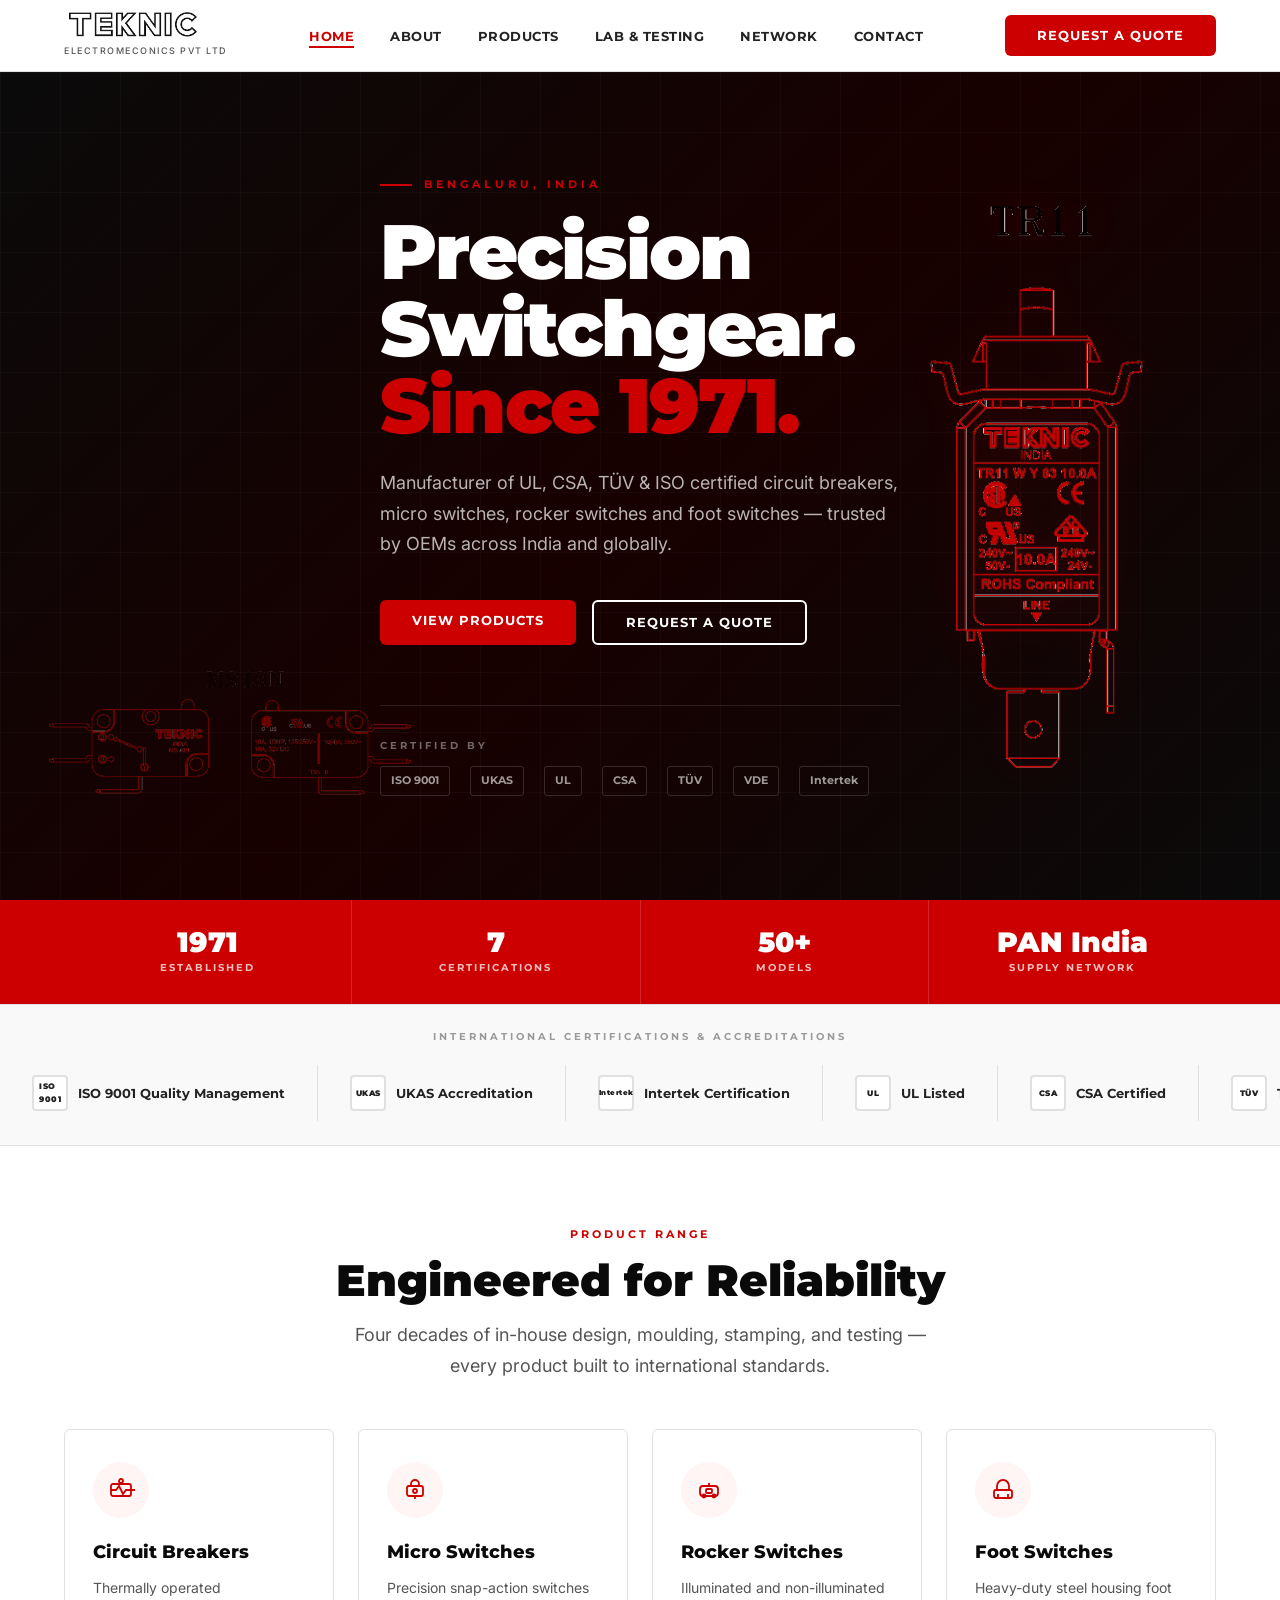
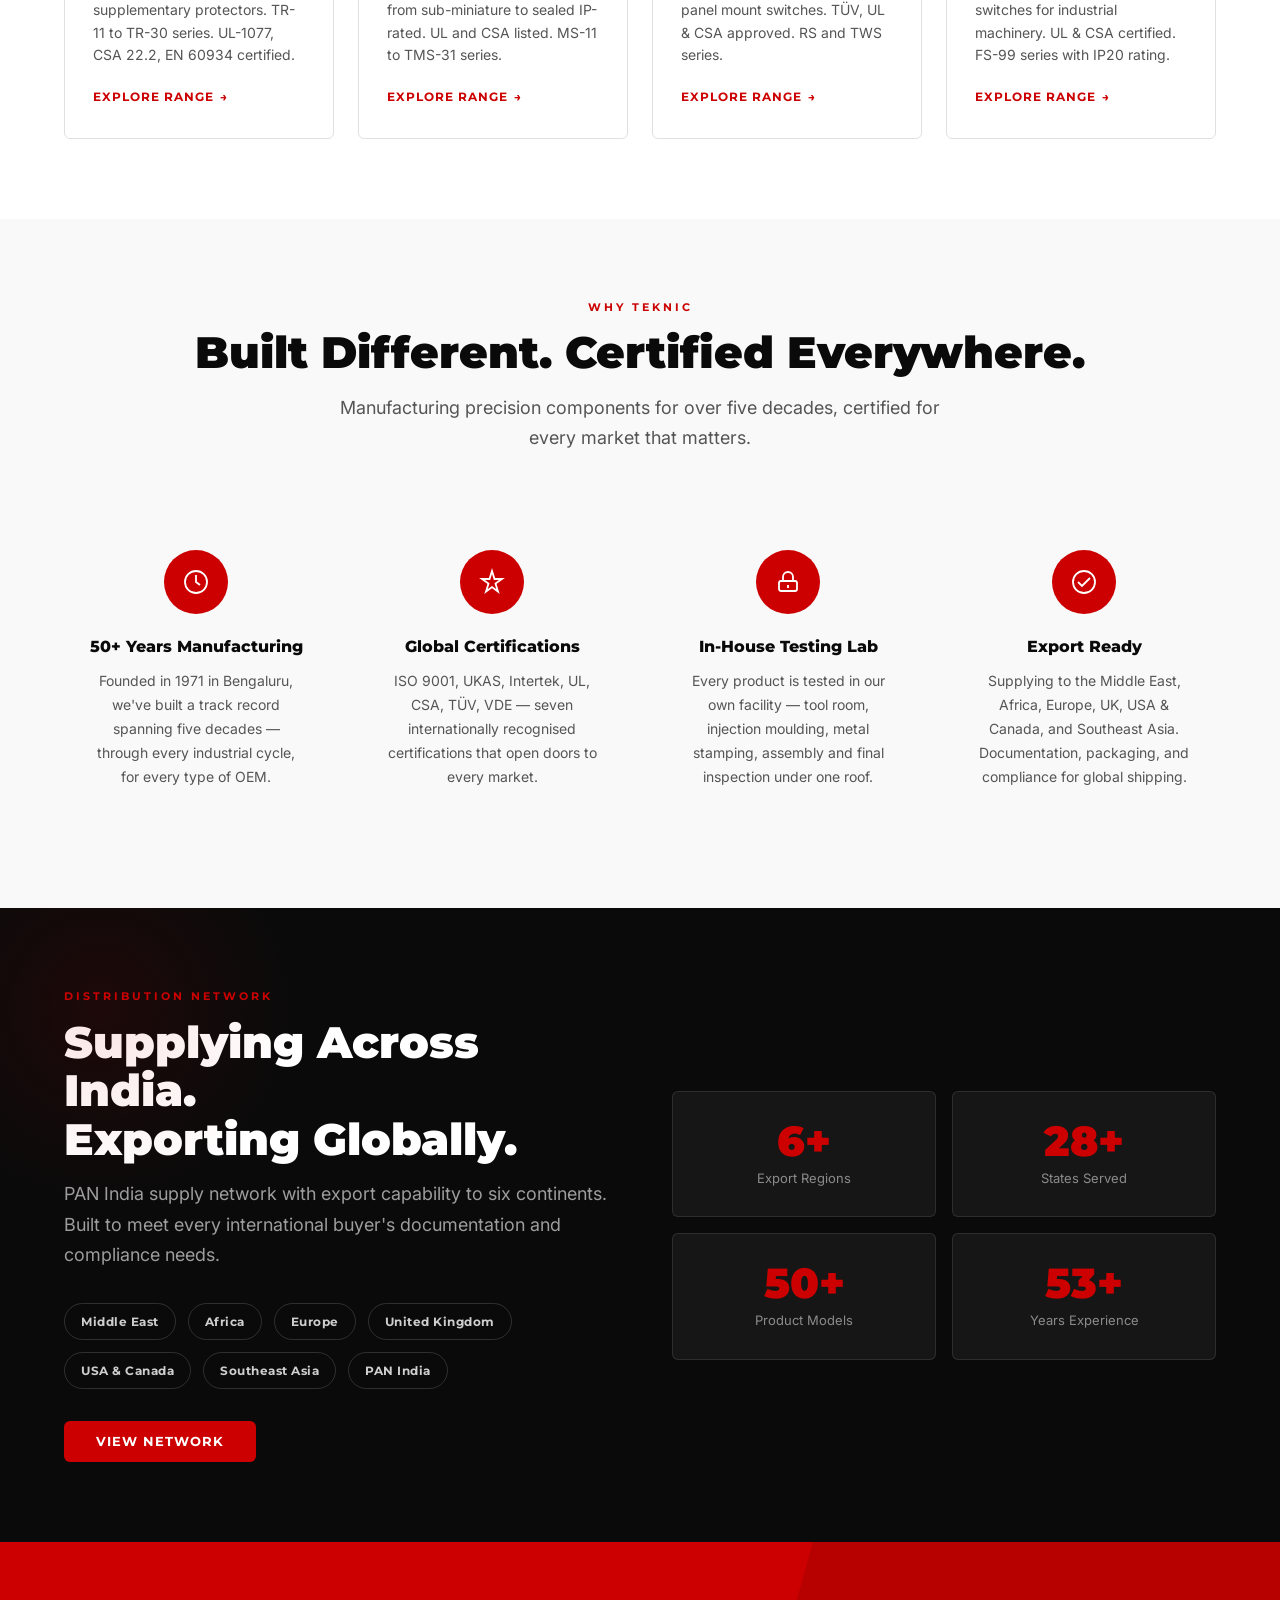
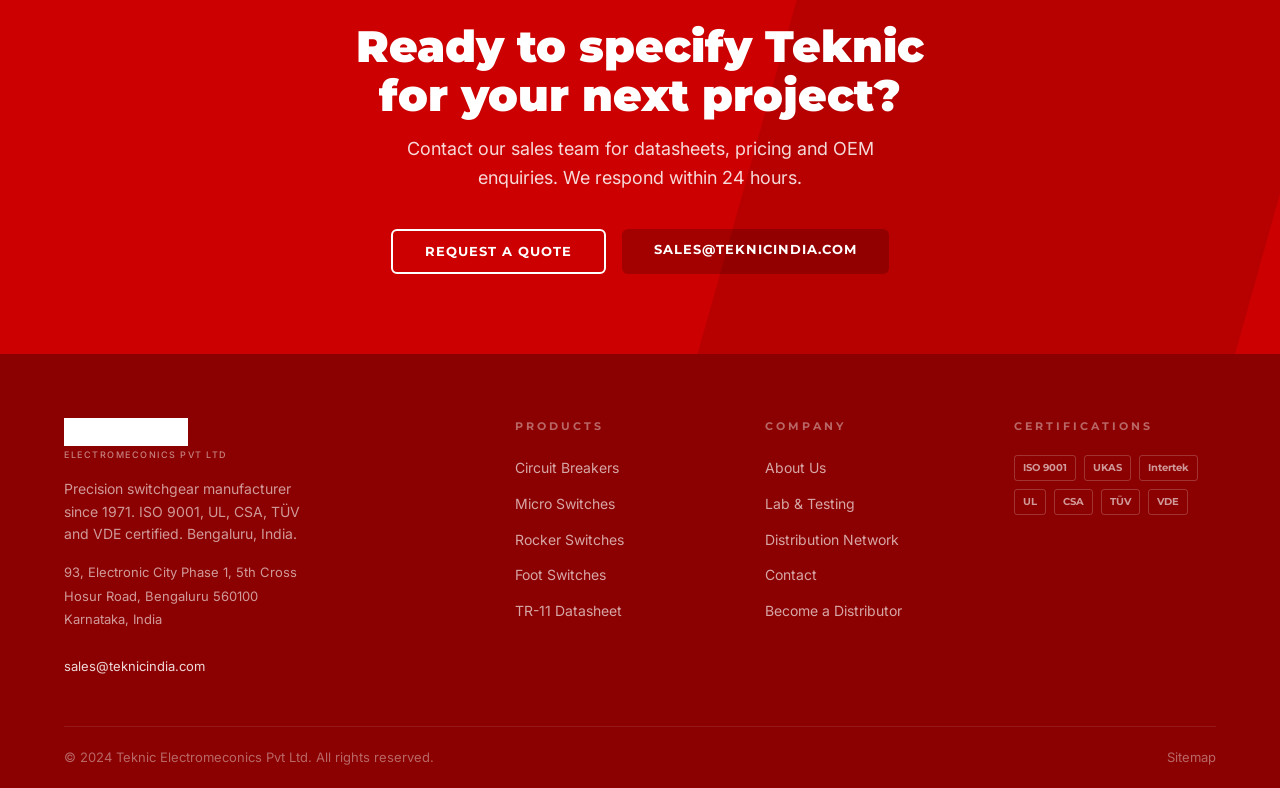
<file: index.html>
<!DOCTYPE html>
<html lang="en">
<head>
  <meta charset="UTF-8">
  <meta name="viewport" content="width=device-width, initial-scale=1.0">
  <title>Teknic Electromeconics Pvt Ltd | Low Voltage Switchgear Manufacturer Since 1971</title>
  <meta name="description" content="Teknic Electromeconics Pvt Ltd manufactures low voltage switchgear — TR11 circuit breakers, microswitches, rocker switches, foot switches. ISO 9001, UL, CE, TÜV certified. Est. 1971, Bengaluru, India.">
  <meta name="keywords" content="Teknic Electromeconics, TR11 circuit breaker, micro switch manufacturer India, rocker switch, foot switch, UL certified switchgear, CBE manufacturer Bengaluru, teknicindia.com">
  <meta name="robots" content="index, follow">
  <link rel="canonical" href="https://teknicindia.com/">
  <meta property="og:title" content="Teknic Electromeconics Pvt Ltd | Low Voltage Switchgear Manufacturer Since 1971">
  <meta property="og:description" content="Teknic Electromeconics Pvt Ltd manufactures TR11 circuit breakers, microswitches, rocker switches and foot switches. ISO 9001, UL, CSA, TÜV, VDE certified. Est. 1971, Bengaluru India.">
  <meta property="og:url" content="https://teknicindia.com/">
  <meta property="og:type" content="website">
  <meta property="og:site_name" content="Teknic Electromeconics Pvt Ltd">
  <link rel="stylesheet" href="assets/css/styles.css">
  <script type="application/ld+json">
  {
    "@context": "https://schema.org",
    "@type": "Organization",
    "name": "Teknic Electromeconics Pvt Ltd",
    "alternateName": "Teknic",
    "url": "https://teknicindia.com",
    "email": "sales@teknicindia.com",
    "foundingDate": "1971",
    "description": "Manufacturer of low voltage switchgear including circuit breakers, micro switches, rocker switches and foot switches. ISO 9001, UL, CSA, TÜV, VDE certified.",
    "address": {
      "@type": "PostalAddress",
      "streetAddress": "93, Electronic City Phase 1, 5th Cross, Hosur Road",
      "addressLocality": "Bengaluru",
      "postalCode": "560100",
      "addressRegion": "Karnataka",
      "addressCountry": "IN"
    },
    "hasCredential": ["ISO 9001", "UKAS", "UL", "CSA", "TÜV", "VDE", "Intertek"],
    "sameAs": ["https://teknicindia.com"]
  }
  </script>
</head>
<body>

<!-- NAVBAR -->
<nav class="navbar">
  <div class="navbar__inner">
    <a href="index.html" class="navbar__logo">
      <div>
        <img src="[data-uri]" alt="TEKNIC" class="logo-img">
        <div class="logo-sub">Electromeconics Pvt Ltd</div>
      </div>
    </a>
    <ul class="navbar__nav">
      <li><a href="index.html" class="active">Home</a></li>
      <li><a href="about.html">About</a></li>
      <li><a href="products.html">Products</a></li>
      <li><a href="lab.html">Lab &amp; Testing</a></li>
      <li><a href="network.html">Network</a></li>
      <li><a href="contact.html">Contact</a></li>
    </ul>
    <div class="navbar__cta">
      <a href="contact.html" class="btn btn-red">Request a Quote</a>
    </div>
    <button class="nav-toggle" id="navToggle" aria-label="Toggle navigation">
      <span></span><span></span><span></span>
    </button>
  </div>
</nav>
<div class="mobile-nav" id="mobileNav">
  <a href="index.html">Home</a>
  <a href="about.html">About</a>
  <a href="products.html">Products</a>
  <a href="lab.html">Lab &amp; Testing</a>
  <a href="network.html">Network</a>
  <a href="contact.html">Contact</a>
  <a href="contact.html" class="btn btn-red">Request a Quote</a>
</div>

<!-- HERO -->
<section class="hero">
  <div class="hero__bg"></div>
  <div class="hero__grid-lines"></div>

  <!-- MS40N — left side, secondary -->
  <div class="hero__drawing-feature hero__drawing-feature--left">
    <img src="assets/images/draw-ms40n.png" alt="Teknic MS40N micro switch" class="hero__drawing-feature__img" loading="eager">
  </div>

  <!-- TR11 — right side, dominant -->
  <div class="hero__drawing-wrap">
    <img src="assets/images/draw-tr11.png" alt="Teknic TR11 circuit breaker" class="hero__drawing" loading="eager">
  </div>

  <div class="container" style="position:relative;z-index:2">
    <div class="hero__content">
      <div class="hero__eyebrow">Bengaluru, India</div>
      <h1 class="hero__title">Precision<br>Switchgear.<br><span class="accent">Since 1971.</span></h1>
      <p class="hero__subtitle">Manufacturer of UL, CSA, TÜV &amp; ISO certified circuit breakers, micro switches, rocker switches and foot switches — trusted by OEMs across India and globally.</p>
      <div class="hero__ctas">
        <a href="products.html" class="btn btn-red">View Products</a>
        <a href="contact.html" class="btn btn-outline">Request a Quote</a>
      </div>
      <div class="hero__trusted">
        <div class="hero__trusted-label">Certified by</div>
        <div class="hero__certs">
          <span class="hero__cert-badge">ISO 9001</span>
          <span class="hero__cert-badge">UKAS</span>
          <span class="hero__cert-badge">UL</span>
          <span class="hero__cert-badge">CSA</span>
          <span class="hero__cert-badge">TÜV</span>
          <span class="hero__cert-badge">VDE</span>
          <span class="hero__cert-badge">Intertek</span>
        </div>
      </div>
    </div>
  </div>
</section>

<!-- STATS BAR -->
<div class="stats-bar">
  <div class="stats-bar__inner container">
    <div class="stat-item">
      <div class="stat-value">1971</div>
      <div class="stat-label">Established</div>
    </div>
    <div class="stat-item">
      <div class="stat-value">7</div>
      <div class="stat-label">Certifications</div>
    </div>
    <div class="stat-item">
      <div class="stat-value">50+</div>
      <div class="stat-label">Models</div>
    </div>
    <div class="stat-item">
      <div class="stat-value">PAN India</div>
      <div class="stat-label">Supply Network</div>
    </div>
  </div>
</div>

<!-- CERTIFICATION STRIP -->
<div class="cert-strip">
  <div class="cert-strip__label">International Certifications &amp; Accreditations</div>
  <div class="cert-strip__track" id="certTrack">
    <div class="cert-badge"><div class="cert-badge__icon">ISO<br>9001</div><div class="cert-badge__name">ISO 9001 Quality Management</div></div>
    <div class="cert-badge"><div class="cert-badge__icon">UKAS</div><div class="cert-badge__name">UKAS Accreditation</div></div>
    <div class="cert-badge"><div class="cert-badge__icon" style="font-size:7px">Intertek</div><div class="cert-badge__name">Intertek Certification</div></div>
    <div class="cert-badge"><div class="cert-badge__icon">UL</div><div class="cert-badge__name">UL Listed</div></div>
    <div class="cert-badge"><div class="cert-badge__icon">CSA</div><div class="cert-badge__name">CSA Certified</div></div>
    <div class="cert-badge"><div class="cert-badge__icon">TÜV</div><div class="cert-badge__name">TÜV Approved</div></div>
    <div class="cert-badge"><div class="cert-badge__icon">VDE</div><div class="cert-badge__name">VDE Certified</div></div>
    <!-- Duplicate for infinite scroll -->
    <div class="cert-badge"><div class="cert-badge__icon">ISO<br>9001</div><div class="cert-badge__name">ISO 9001 Quality Management</div></div>
    <div class="cert-badge"><div class="cert-badge__icon">UKAS</div><div class="cert-badge__name">UKAS Accreditation</div></div>
    <div class="cert-badge"><div class="cert-badge__icon" style="font-size:7px">Intertek</div><div class="cert-badge__name">Intertek Certification</div></div>
    <div class="cert-badge"><div class="cert-badge__icon">UL</div><div class="cert-badge__name">UL Listed</div></div>
    <div class="cert-badge"><div class="cert-badge__icon">CSA</div><div class="cert-badge__name">CSA Certified</div></div>
    <div class="cert-badge"><div class="cert-badge__icon">TÜV</div><div class="cert-badge__name">TÜV Approved</div></div>
    <div class="cert-badge"><div class="cert-badge__icon">VDE</div><div class="cert-badge__name">VDE Certified</div></div>
  </div>
</div>

<!-- PRODUCT CATEGORIES -->
<section class="section">
  <div class="container">
    <div class="text-center" style="margin-bottom:48px">
      <span class="section-label">Product Range</span>
      <h2 class="section-title">Engineered for Reliability</h2>
      <p class="section-subtitle">Four decades of in-house design, moulding, stamping, and testing — every product built to international standards.</p>
    </div>
    <div class="product-cards">
      <a href="products.html#circuit-breakers" class="product-card">
        <div class="product-card__icon">
          <svg viewBox="0 0 28 28" aria-hidden="true"><rect x="4" y="8" width="20" height="12" rx="2"/><path d="M4 14h5l3-4 4 8 3-4h9"/><circle cx="14" cy="5" r="2"/><line x1="14" y1="7" x2="14" y2="8"/></svg>
        </div>
        <div class="product-card__name">Circuit Breakers</div>
        <div class="product-card__desc">Thermally operated supplementary protectors. TR-11 to TR-30 series. UL-1077, CSA 22.2, EN 60934 certified.</div>
        <div class="product-card__link">Explore range <span>→</span></div>
      </a>
      <a href="products.html#micro-switches" class="product-card">
        <div class="product-card__icon">
          <svg viewBox="0 0 28 28" aria-hidden="true"><rect x="6" y="10" width="16" height="10" rx="2"/><path d="M10 10V8a4 4 0 0 1 8 0v2"/><circle cx="14" cy="15" r="2"/><line x1="14" y1="20" x2="14" y2="23"/></svg>
        </div>
        <div class="product-card__name">Micro Switches</div>
        <div class="product-card__desc">Precision snap-action switches from sub-miniature to sealed IP-rated. UL and CSA listed. MS-11 to TMS-31 series.</div>
        <div class="product-card__link">Explore range <span>→</span></div>
      </a>
      <a href="products.html#rocker-switches" class="product-card">
        <div class="product-card__icon">
          <svg viewBox="0 0 28 28" aria-hidden="true"><rect x="5" y="10" width="18" height="10" rx="3"/><path d="M14 10V7"/><rect x="11" y="13" width="6" height="4" rx="1"/><circle cx="9" cy="20" r="1.5"/><circle cx="19" cy="20" r="1.5"/></svg>
        </div>
        <div class="product-card__name">Rocker Switches</div>
        <div class="product-card__desc">Illuminated and non-illuminated panel mount switches. TÜV, UL &amp; CSA approved. RS and TWS series.</div>
        <div class="product-card__link">Explore range <span>→</span></div>
      </a>
      <a href="products.html#foot-switches" class="product-card">
        <div class="product-card__icon">
          <svg viewBox="0 0 28 28" aria-hidden="true"><rect x="5" y="14" width="18" height="8" rx="2"/><path d="M8 14v-4a6 6 0 0 1 12 0v4"/><line x1="9" y1="18" x2="9" y2="22"/><line x1="19" y1="18" x2="19" y2="22"/></svg>
        </div>
        <div class="product-card__name">Foot Switches</div>
        <div class="product-card__desc">Heavy-duty steel housing foot switches for industrial machinery. UL &amp; CSA certified. FS-99 series with IP20 rating.</div>
        <div class="product-card__link">Explore range <span>→</span></div>
      </a>
    </div>
  </div>
</section>

<!-- WHY TEKNIC -->
<section class="section section--grey">
  <div class="container">
    <div class="text-center" style="margin-bottom:56px">
      <span class="section-label">Why Teknic</span>
      <h2 class="section-title">Built Different. Certified Everywhere.</h2>
      <p class="section-subtitle">Manufacturing precision components for over five decades, certified for every market that matters.</p>
    </div>
    <div class="pillars">
      <div class="pillar">
        <div class="pillar__icon">
          <svg viewBox="0 0 30 30" aria-hidden="true"><circle cx="15" cy="15" r="11"/><path d="M15 8v7l4 3"/></svg>
        </div>
        <div class="pillar__title">50+ Years Manufacturing</div>
        <div class="pillar__desc">Founded in 1971 in Bengaluru, we've built a track record spanning five decades — through every industrial cycle, for every type of OEM.</div>
      </div>
      <div class="pillar">
        <div class="pillar__icon">
          <svg viewBox="0 0 30 30" aria-hidden="true"><path d="M15 4l2.5 8H25l-6.5 4.5 2.5 8L15 20l-6 4.5 2.5-8L5 12h7.5z"/></svg>
        </div>
        <div class="pillar__title">Global Certifications</div>
        <div class="pillar__desc">ISO 9001, UKAS, Intertek, UL, CSA, TÜV, VDE — seven internationally recognised certifications that open doors to every market.</div>
      </div>
      <div class="pillar">
        <div class="pillar__icon">
          <svg viewBox="0 0 30 30" aria-hidden="true"><rect x="6" y="14" width="18" height="10" rx="2"/><path d="M10 14v-4a5 5 0 0 1 10 0v4"/><line x1="15" y1="18" x2="15" y2="21"/></svg>
        </div>
        <div class="pillar__title">In-House Testing Lab</div>
        <div class="pillar__desc">Every product is tested in our own facility — tool room, injection moulding, metal stamping, assembly and final inspection under one roof.</div>
      </div>
      <div class="pillar">
        <div class="pillar__icon">
          <svg viewBox="0 0 30 30" aria-hidden="true"><circle cx="15" cy="15" r="11"/><path d="M9 15l4 4 8-8"/></svg>
        </div>
        <div class="pillar__title">Export Ready</div>
        <div class="pillar__desc">Supplying to the Middle East, Africa, Europe, UK, USA &amp; Canada, and Southeast Asia. Documentation, packaging, and compliance for global shipping.</div>
      </div>
    </div>
  </div>
</section>

<!-- NETWORK TEASER -->
<section class="network-teaser">
  <div class="container">
    <div style="display:grid;grid-template-columns:1fr 1fr;gap:64px;align-items:center">
      <div>
        <span class="section-label" style="color:var(--red)">Distribution Network</span>
        <h2 class="section-title" style="color:var(--white)">Supplying Across India.<br>Exporting Globally.</h2>
        <p class="section-subtitle" style="color:rgba(255,255,255,0.6)">PAN India supply network with export capability to six continents. Built to meet every international buyer's documentation and compliance needs.</p>
        <div class="network-markets">
          <span class="market-tag">Middle East</span>
          <span class="market-tag">Africa</span>
          <span class="market-tag">Europe</span>
          <span class="market-tag">United Kingdom</span>
          <span class="market-tag">USA &amp; Canada</span>
          <span class="market-tag">Southeast Asia</span>
          <span class="market-tag">PAN India</span>
        </div>
        <div style="margin-top:32px">
          <a href="network.html" class="btn btn-red">View Network</a>
        </div>
      </div>
      <div style="display:grid;grid-template-columns:1fr 1fr;gap:16px">
        <div style="background:rgba(255,255,255,0.05);border:1px solid rgba(255,255,255,0.1);border-radius:6px;padding:28px 20px;text-align:center">
          <div style="font-family:var(--font-heading);font-size:42px;font-weight:900;color:var(--red);line-height:1">6+</div>
          <div style="font-size:13px;color:rgba(255,255,255,0.5);margin-top:6px">Export Regions</div>
        </div>
        <div style="background:rgba(255,255,255,0.05);border:1px solid rgba(255,255,255,0.1);border-radius:6px;padding:28px 20px;text-align:center">
          <div style="font-family:var(--font-heading);font-size:42px;font-weight:900;color:var(--red);line-height:1">28+</div>
          <div style="font-size:13px;color:rgba(255,255,255,0.5);margin-top:6px">States Served</div>
        </div>
        <div style="background:rgba(255,255,255,0.05);border:1px solid rgba(255,255,255,0.1);border-radius:6px;padding:28px 20px;text-align:center">
          <div style="font-family:var(--font-heading);font-size:42px;font-weight:900;color:var(--red);line-height:1">50+</div>
          <div style="font-size:13px;color:rgba(255,255,255,0.5);margin-top:6px">Product Models</div>
        </div>
        <div style="background:rgba(255,255,255,0.05);border:1px solid rgba(255,255,255,0.1);border-radius:6px;padding:28px 20px;text-align:center">
          <div style="font-family:var(--font-heading);font-size:42px;font-weight:900;color:var(--red);line-height:1">53+</div>
          <div style="font-size:13px;color:rgba(255,255,255,0.5);margin-top:6px">Years Experience</div>
        </div>
      </div>
    </div>
  </div>
</section>

<!-- CTA BANNER -->
<section class="cta-banner">
  <div class="container" style="position:relative;z-index:1">
    <h2 class="cta-banner__title">Ready to specify Teknic<br>for your next project?</h2>
    <p class="cta-banner__sub">Contact our sales team for datasheets, pricing and OEM enquiries. We respond within 24 hours.</p>
    <div style="display:flex;gap:16px;justify-content:center;flex-wrap:wrap">
      <a href="contact.html" class="btn btn-outline">Request a Quote</a>
      <a href="mailto:sales@teknicindia.com" class="btn" style="background:rgba(0,0,0,0.2);color:var(--white)">sales@teknicindia.com</a>
    </div>
  </div>
</section>

<!-- FOOTER -->
<footer class="footer">
  <div class="container">
    <div class="footer__grid">
      <div>
        <div class="footer__logo">
          <img src="[data-uri]" alt="TEKNIC" class="logo-img logo-img--white">
          <div class="logo-sub">Electromeconics Pvt Ltd</div>
        </div>
        <p class="footer__tagline">Precision switchgear manufacturer since 1971. ISO 9001, UL, CSA, TÜV and VDE certified. Bengaluru, India.</p>
        <div class="footer__address">
          93, Electronic City Phase 1, 5th Cross<br>
          Hosur Road, Bengaluru 560100<br>
          Karnataka, India<br><br>
          <a href="mailto:sales@teknicindia.com">sales@teknicindia.com</a>
        </div>
      </div>
      <div>
        <div class="footer__heading">Products</div>
        <ul class="footer__links">
          <li><a href="products.html#circuit-breakers">Circuit Breakers</a></li>
          <li><a href="products.html#micro-switches">Micro Switches</a></li>
          <li><a href="products.html#rocker-switches">Rocker Switches</a></li>
          <li><a href="products.html#foot-switches">Foot Switches</a></li>
          <li><a href="mailto:sales@teknicindia.com?subject=Datasheet Request: TR-11">TR-11 Datasheet</a></li>
        </ul>
      </div>
      <div>
        <div class="footer__heading">Company</div>
        <ul class="footer__links">
          <li><a href="about.html">About Us</a></li>
          <li><a href="lab.html">Lab &amp; Testing</a></li>
          <li><a href="network.html">Distribution Network</a></li>
          <li><a href="contact.html">Contact</a></li>
          <li><a href="network.html#distributor">Become a Distributor</a></li>
        </ul>
      </div>
      <div>
        <div class="footer__heading">Certifications</div>
        <div class="footer__certs">
          <span class="footer__cert">ISO 9001</span>
          <span class="footer__cert">UKAS</span>
          <span class="footer__cert">Intertek</span>
          <span class="footer__cert">UL</span>
          <span class="footer__cert">CSA</span>
          <span class="footer__cert">TÜV</span>
          <span class="footer__cert">VDE</span>
        </div>
      </div>
    </div>
    <div class="footer__bottom">
      <div class="footer__copy">© 2024 Teknic Electromeconics Pvt Ltd. All rights reserved.</div>
      <div class="footer__legal">
        <a href="sitemap.xml">Sitemap</a>
      </div>
    </div>
  </div>
</footer>

<script>
  const toggle = document.getElementById('navToggle');
  const mobileNav = document.getElementById('mobileNav');
  toggle.addEventListener('click', () => {
    mobileNav.classList.toggle('open');
  });
  document.querySelectorAll('.mobile-nav a').forEach(a => {
    a.addEventListener('click', () => mobileNav.classList.remove('open'));
  });

  // Active nav link
  const path = window.location.pathname;
  document.querySelectorAll('.navbar__nav a').forEach(a => {
    if (a.getAttribute('href') === 'index.html' && (path === '/' || path.endsWith('index.html'))) {
      a.classList.add('active');
    }
  });
</script>
</body>
</html>
</file>
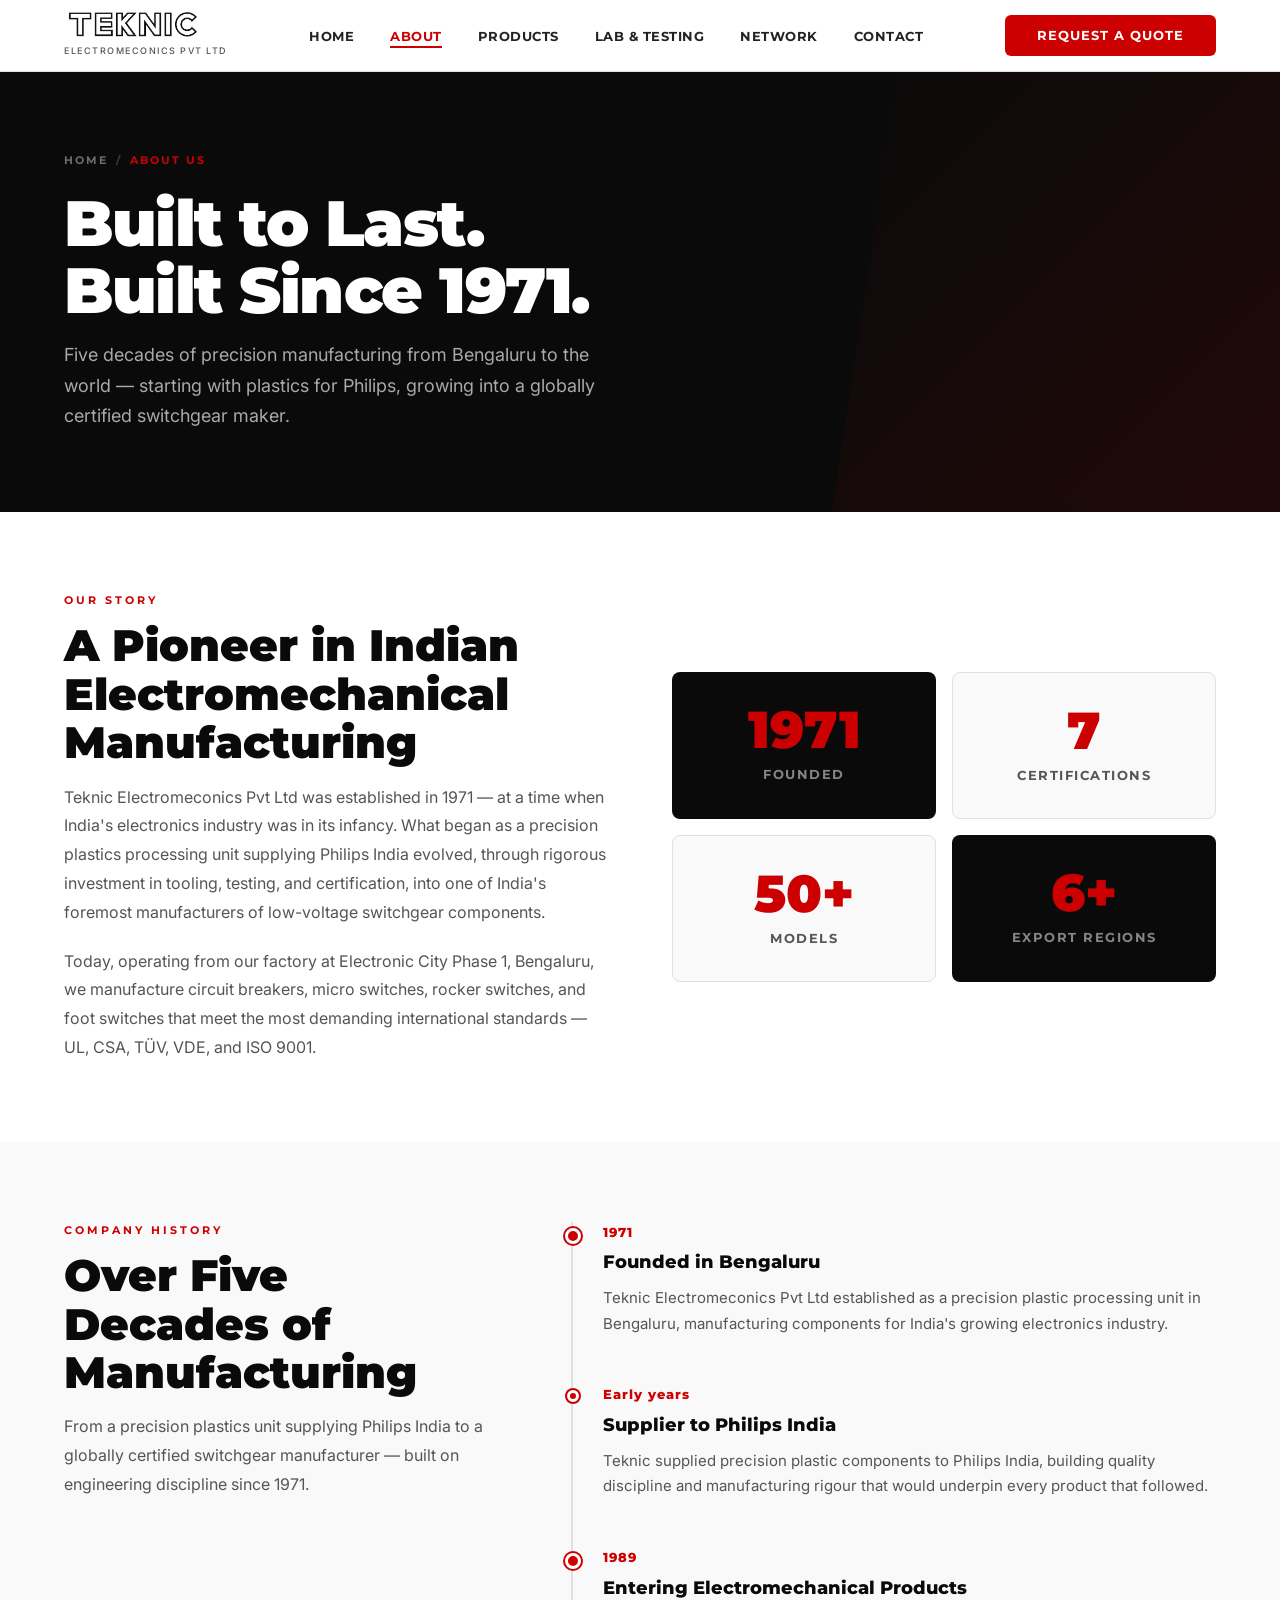
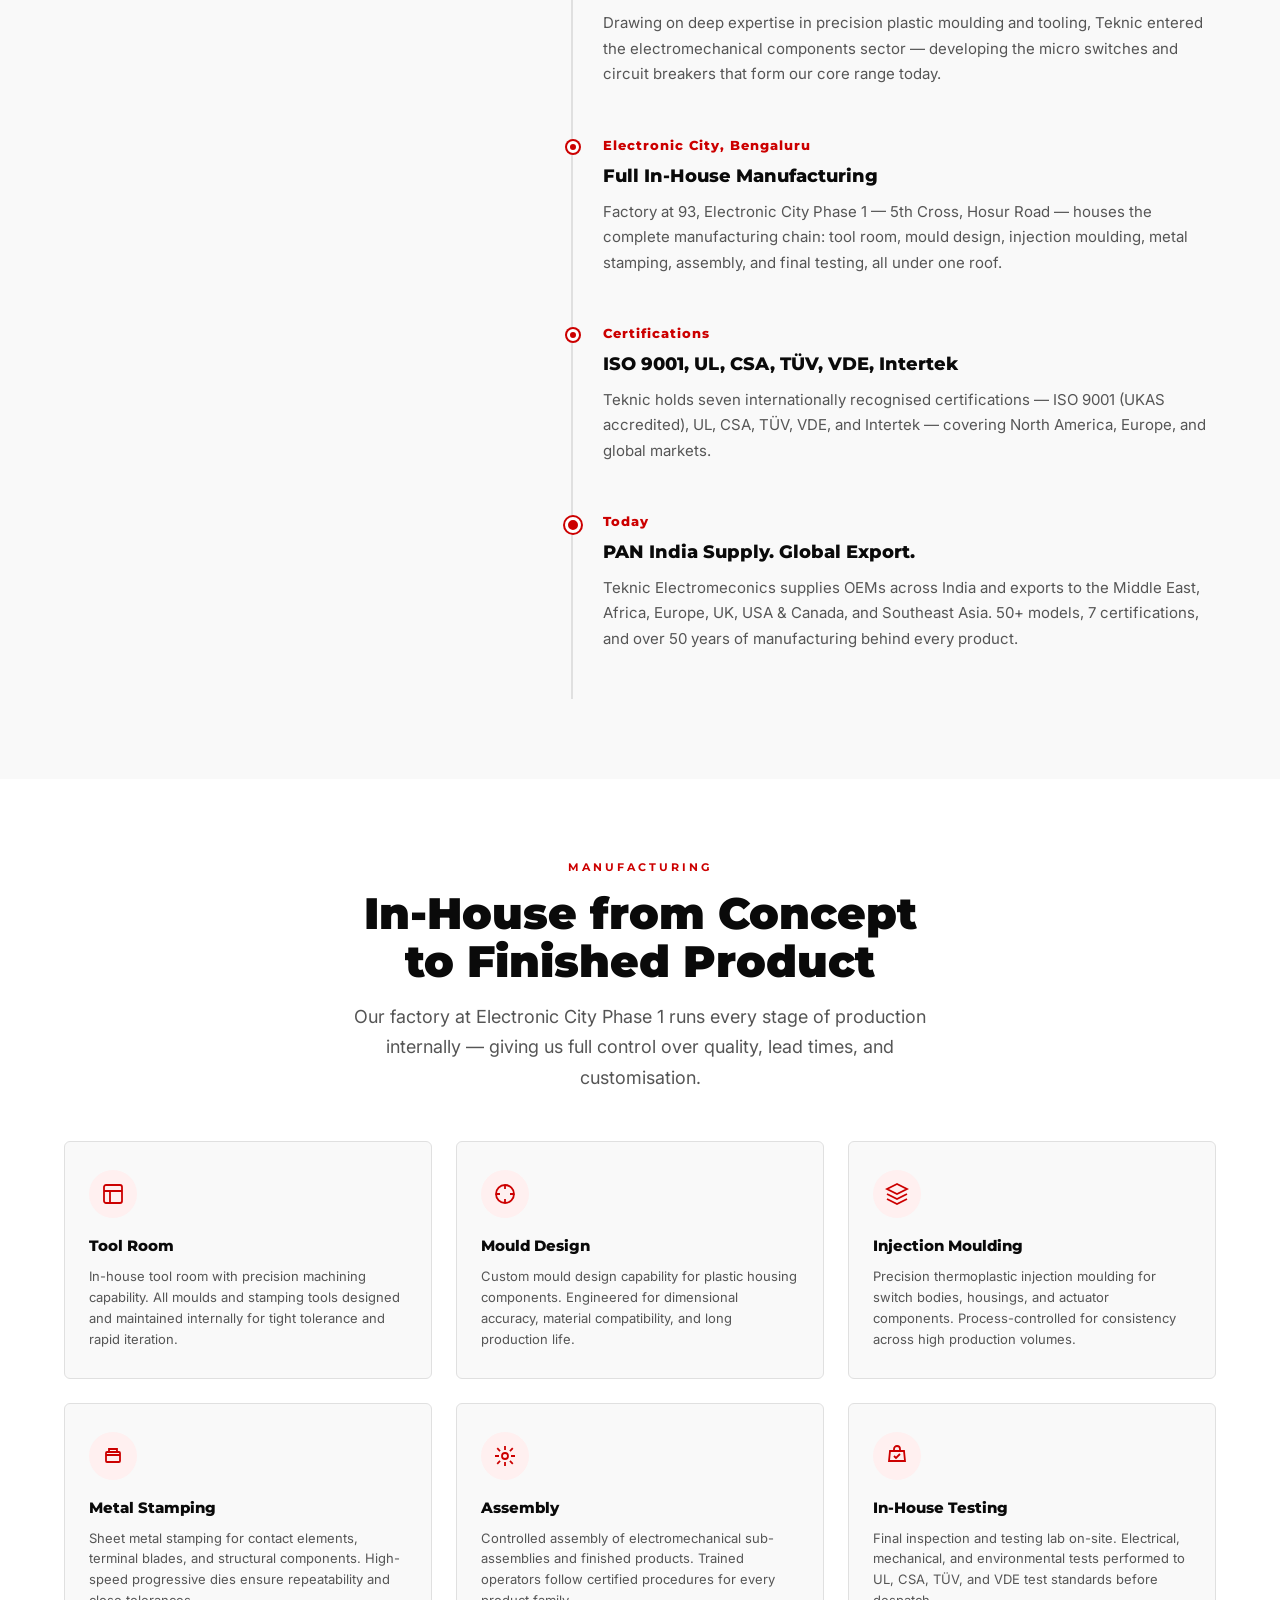
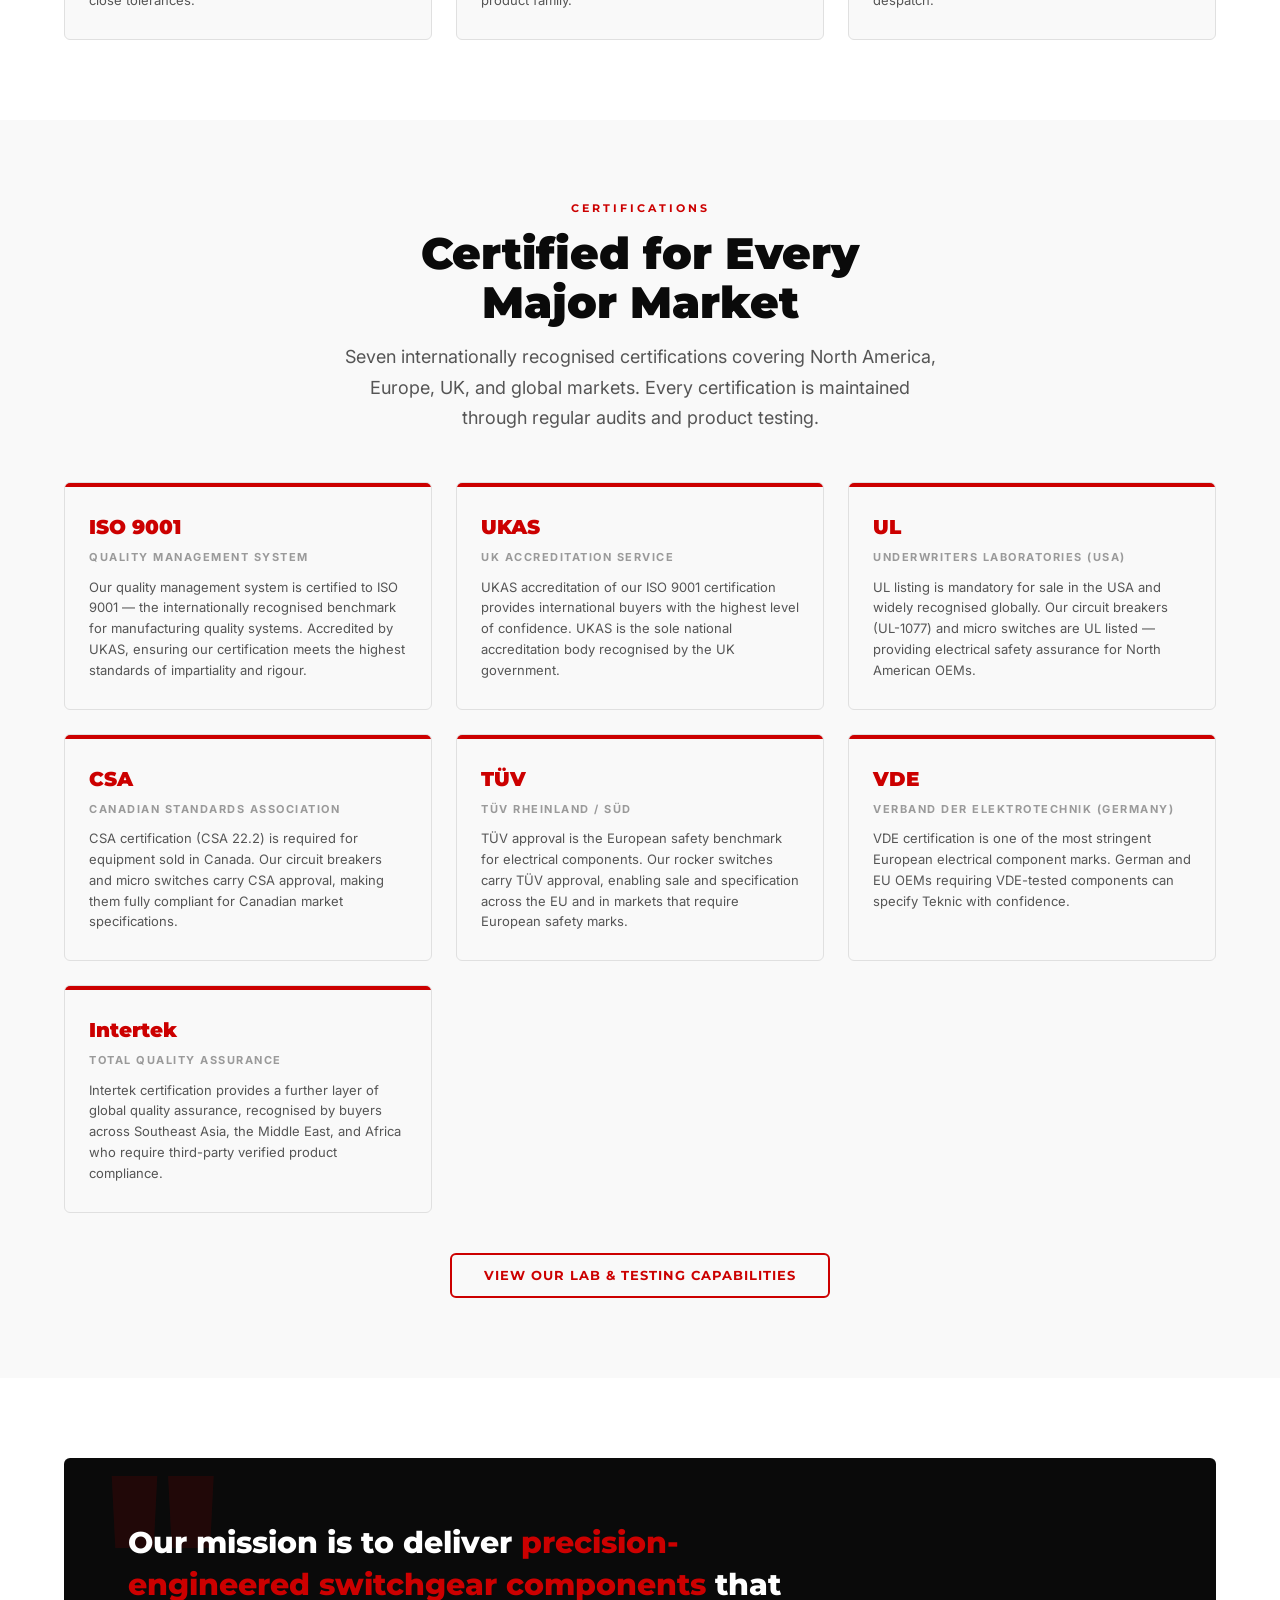
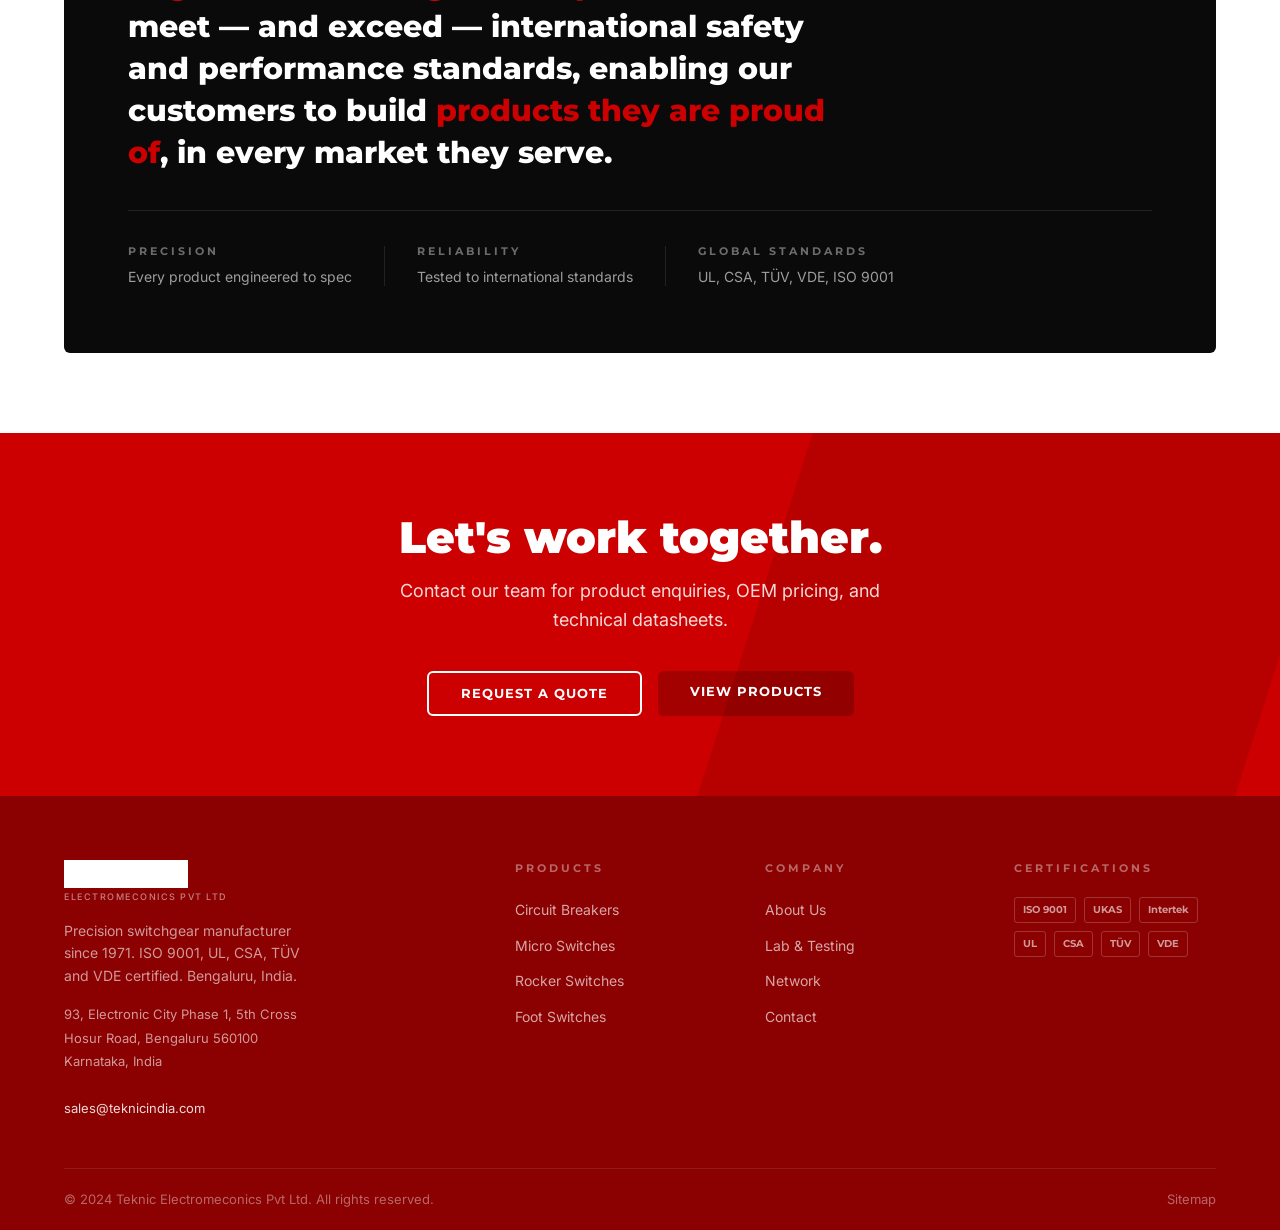
<file: about.html>
<!DOCTYPE html>
<html lang="en">
<head>
  <meta charset="UTF-8">
  <meta name="viewport" content="width=device-width, initial-scale=1.0">
  <title>About Us | Teknic Electromeconics Pvt Ltd — Manufacturer Since 1971</title>
  <meta name="description" content="Learn about Teknic Electromeconics Pvt Ltd — founded in 1971 in Bengaluru. From plastics supplier to Philips India to a globally certified switchgear manufacturer. ISO 9001, UL, CSA, TÜV, VDE.">
  <meta name="keywords" content="Teknic Electromeconics history, about Teknic India, switchgear manufacturer Bengaluru, Electronic City factory, ISO 9001 manufacturer India">
  <meta name="robots" content="index, follow">
  <link rel="canonical" href="https://teknicindia.com/about.html">
  <meta property="og:title" content="About Teknic Electromeconics Pvt Ltd | Manufacturer Since 1971">
  <meta property="og:description" content="Founded in 1971 in Bengaluru. Started as a plastics supplier to Philips India, now a globally certified manufacturer of circuit breakers, micro switches, rocker switches and foot switches.">
  <meta property="og:url" content="https://teknicindia.com/about.html">
  <meta property="og:type" content="website">
  <link rel="stylesheet" href="assets/css/styles.css">
  <script type="application/ld+json">
  {
    "@context": "https://schema.org",
    "@type": "Organization",
    "name": "Teknic Electromeconics Pvt Ltd",
    "url": "https://teknicindia.com",
    "email": "sales@teknicindia.com",
    "foundingDate": "1971",
    "address": {
      "@type": "PostalAddress",
      "streetAddress": "93, Electronic City Phase 1, 5th Cross, Hosur Road",
      "addressLocality": "Bengaluru",
      "postalCode": "560100",
      "addressRegion": "Karnataka",
      "addressCountry": "IN"
    }
  }
  </script>
  <script type="application/ld+json">
  {
    "@context": "https://schema.org",
    "@type": "BreadcrumbList",
    "itemListElement": [
      {"@type": "ListItem", "position": 1, "name": "Home", "item": "https://teknicindia.com/"},
      {"@type": "ListItem", "position": 2, "name": "About Us", "item": "https://teknicindia.com/about.html"}
    ]
  }
  </script>
</head>
<body>

<!-- NAVBAR -->
<nav class="navbar">
  <div class="navbar__inner">
    <a href="index.html" class="navbar__logo">
      <div>
        <img src="[data-uri]" alt="TEKNIC" class="logo-img">
        <div class="logo-sub">Electromeconics Pvt Ltd</div>
      </div>
    </a>
    <ul class="navbar__nav">
      <li><a href="index.html">Home</a></li>
      <li><a href="about.html" class="active">About</a></li>
      <li><a href="products.html">Products</a></li>
      <li><a href="lab.html">Lab &amp; Testing</a></li>
      <li><a href="network.html">Network</a></li>
      <li><a href="contact.html">Contact</a></li>
    </ul>
    <div class="navbar__cta">
      <a href="contact.html" class="btn btn-red">Request a Quote</a>
    </div>
    <button class="nav-toggle" id="navToggle" aria-label="Toggle navigation">
      <span></span><span></span><span></span>
    </button>
  </div>
</nav>
<div class="mobile-nav" id="mobileNav">
  <a href="index.html">Home</a>
  <a href="about.html">About</a>
  <a href="products.html">Products</a>
  <a href="lab.html">Lab &amp; Testing</a>
  <a href="network.html">Network</a>
  <a href="contact.html">Contact</a>
  <a href="contact.html" class="btn btn-red">Request a Quote</a>
</div>

<!-- PAGE HERO -->
<section class="page-hero">
  <div class="container">
    <div class="page-hero__breadcrumb">
      <a href="index.html">Home</a>
      <span class="sep">/</span>
      <span class="current">About Us</span>
    </div>
    <h1 class="page-hero__title">Built to Last.<br>Built Since 1971.</h1>
    <p class="page-hero__sub">Five decades of precision manufacturing from Bengaluru to the world — starting with plastics for Philips, growing into a globally certified switchgear maker.</p>
  </div>
</section>

<!-- COMPANY INTRO -->
<section class="section">
  <div class="container">
    <div style="display:grid;grid-template-columns:1fr 1fr;gap:64px;align-items:center">
      <div>
        <span class="section-label">Our Story</span>
        <h2 class="section-title">A Pioneer in Indian<br>Electromechanical Manufacturing</h2>
        <p style="font-size:16px;color:var(--grey-600);line-height:1.8;margin-bottom:20px">Teknic Electromeconics Pvt Ltd was established in 1971 — at a time when India's electronics industry was in its infancy. What began as a precision plastics processing unit supplying Philips India evolved, through rigorous investment in tooling, testing, and certification, into one of India's foremost manufacturers of low-voltage switchgear components.</p>
        <p style="font-size:16px;color:var(--grey-600);line-height:1.8">Today, operating from our factory at Electronic City Phase 1, Bengaluru, we manufacture circuit breakers, micro switches, rocker switches, and foot switches that meet the most demanding international standards — UL, CSA, TÜV, VDE, and ISO 9001.</p>
      </div>
      <div style="display:grid;grid-template-columns:1fr 1fr;gap:16px">
        <div style="background:var(--black);border-radius:8px;padding:32px 24px;text-align:center">
          <div style="font-family:var(--font-heading);font-size:52px;font-weight:900;color:var(--red);line-height:1">1971</div>
          <div style="font-size:13px;color:rgba(255,255,255,0.5);margin-top:8px;font-family:var(--font-heading);font-weight:700;letter-spacing:1.5px;text-transform:uppercase">Founded</div>
        </div>
        <div style="background:var(--grey-50);border:1px solid var(--grey-200);border-radius:8px;padding:32px 24px;text-align:center">
          <div style="font-family:var(--font-heading);font-size:52px;font-weight:900;color:var(--red);line-height:1">7</div>
          <div style="font-size:13px;color:var(--grey-600);margin-top:8px;font-family:var(--font-heading);font-weight:700;letter-spacing:1.5px;text-transform:uppercase">Certifications</div>
        </div>
        <div style="background:var(--grey-50);border:1px solid var(--grey-200);border-radius:8px;padding:32px 24px;text-align:center">
          <div style="font-family:var(--font-heading);font-size:52px;font-weight:900;color:var(--red);line-height:1">50+</div>
          <div style="font-size:13px;color:var(--grey-600);margin-top:8px;font-family:var(--font-heading);font-weight:700;letter-spacing:1.5px;text-transform:uppercase">Models</div>
        </div>
        <div style="background:var(--black);border-radius:8px;padding:32px 24px;text-align:center">
          <div style="font-family:var(--font-heading);font-size:52px;font-weight:900;color:var(--red);line-height:1">6+</div>
          <div style="font-size:13px;color:rgba(255,255,255,0.5);margin-top:8px;font-family:var(--font-heading);font-weight:700;letter-spacing:1.5px;text-transform:uppercase">Export Regions</div>
        </div>
      </div>
    </div>
  </div>
</section>

<!-- HISTORY TIMELINE -->
<section class="section section--grey">
  <div class="container">
    <div style="display:grid;grid-template-columns:1fr 1.5fr;gap:64px;align-items:start">
      <div>
        <span class="section-label">Company History</span>
        <h2 class="section-title">Over Five Decades of Manufacturing</h2>
        <p style="font-size:16px;color:var(--grey-600);line-height:1.8">From a precision plastics unit supplying Philips India to a globally certified switchgear manufacturer — built on engineering discipline since 1971.</p>
      </div>
      <div class="timeline">
        <div class="timeline-item major">
          <div class="timeline-year">1971</div>
          <div class="timeline-title">Founded in Bengaluru</div>
          <div class="timeline-text">Teknic Electromeconics Pvt Ltd established as a precision plastic processing unit in Bengaluru, manufacturing components for India's growing electronics industry.</div>
        </div>
        <div class="timeline-item">
          <div class="timeline-year">Early years</div>
          <div class="timeline-title">Supplier to Philips India</div>
          <div class="timeline-text">Teknic supplied precision plastic components to Philips India, building quality discipline and manufacturing rigour that would underpin every product that followed.</div>
        </div>
        <div class="timeline-item major">
          <div class="timeline-year">1989</div>
          <div class="timeline-title">Entering Electromechanical Products</div>
          <div class="timeline-text">Drawing on deep expertise in precision plastic moulding and tooling, Teknic entered the electromechanical components sector — developing the micro switches and circuit breakers that form our core range today.</div>
        </div>
        <div class="timeline-item">
          <div class="timeline-year">Electronic City, Bengaluru</div>
          <div class="timeline-title">Full In-House Manufacturing</div>
          <div class="timeline-text">Factory at 93, Electronic City Phase 1 — 5th Cross, Hosur Road — houses the complete manufacturing chain: tool room, mould design, injection moulding, metal stamping, assembly, and final testing, all under one roof.</div>
        </div>
        <div class="timeline-item">
          <div class="timeline-year">Certifications</div>
          <div class="timeline-title">ISO 9001, UL, CSA, TÜV, VDE, Intertek</div>
          <div class="timeline-text">Teknic holds seven internationally recognised certifications — ISO 9001 (UKAS accredited), UL, CSA, TÜV, VDE, and Intertek — covering North America, Europe, and global markets.</div>
        </div>
        <div class="timeline-item major">
          <div class="timeline-year">Today</div>
          <div class="timeline-title">PAN India Supply. Global Export.</div>
          <div class="timeline-text">Teknic Electromeconics supplies OEMs across India and exports to the Middle East, Africa, Europe, UK, USA &amp; Canada, and Southeast Asia. 50+ models, 7 certifications, and over 50 years of manufacturing behind every product.</div>
        </div>
      </div>
    </div>
  </div>
</section>

<!-- FACTORY & CAPABILITIES -->
<section class="section">
  <div class="container">
    <div class="text-center" style="margin-bottom:48px">
      <span class="section-label">Manufacturing</span>
      <h2 class="section-title">In-House from Concept<br>to Finished Product</h2>
      <p class="section-subtitle">Our factory at Electronic City Phase 1 runs every stage of production internally — giving us full control over quality, lead times, and customisation.</p>
    </div>
    <div class="capabilities-grid">
      <div class="capability-card">
        <div class="capability-card__icon">
          <svg viewBox="0 0 24 24" aria-hidden="true"><rect x="3" y="3" width="18" height="18" rx="2"/><path d="M3 9h18M9 21V9"/></svg>
        </div>
        <div class="capability-card__title">Tool Room</div>
        <div class="capability-card__text">In-house tool room with precision machining capability. All moulds and stamping tools designed and maintained internally for tight tolerance and rapid iteration.</div>
      </div>
      <div class="capability-card">
        <div class="capability-card__icon">
          <svg viewBox="0 0 24 24" aria-hidden="true"><circle cx="12" cy="12" r="9"/><path d="M12 3v4M12 17v4M3 12h4M17 12h4"/></svg>
        </div>
        <div class="capability-card__title">Mould Design</div>
        <div class="capability-card__text">Custom mould design capability for plastic housing components. Engineered for dimensional accuracy, material compatibility, and long production life.</div>
      </div>
      <div class="capability-card">
        <div class="capability-card__icon">
          <svg viewBox="0 0 24 24" aria-hidden="true"><path d="M12 2L2 7l10 5 10-5-10-5zM2 17l10 5 10-5M2 12l10 5 10-5"/></svg>
        </div>
        <div class="capability-card__title">Injection Moulding</div>
        <div class="capability-card__text">Precision thermoplastic injection moulding for switch bodies, housings, and actuator components. Process-controlled for consistency across high production volumes.</div>
      </div>
      <div class="capability-card">
        <div class="capability-card__icon">
          <svg viewBox="0 0 24 24" aria-hidden="true"><rect x="5" y="8" width="14" height="10" rx="1"/><path d="M5 11h14M8 8V5h8v3"/></svg>
        </div>
        <div class="capability-card__title">Metal Stamping</div>
        <div class="capability-card__text">Sheet metal stamping for contact elements, terminal blades, and structural components. High-speed progressive dies ensure repeatability and close tolerances.</div>
      </div>
      <div class="capability-card">
        <div class="capability-card__icon">
          <svg viewBox="0 0 24 24" aria-hidden="true"><circle cx="12" cy="12" r="3"/><path d="M12 2v4M12 18v4M4.22 4.22l2.83 2.83M16.95 16.95l2.83 2.83M2 12h4M18 12h4M4.22 19.78l2.83-2.83M16.95 7.05l2.83-2.83"/></svg>
        </div>
        <div class="capability-card__title">Assembly</div>
        <div class="capability-card__text">Controlled assembly of electromechanical sub-assemblies and finished products. Trained operators follow certified procedures for every product family.</div>
      </div>
      <div class="capability-card">
        <div class="capability-card__icon">
          <svg viewBox="0 0 24 24" aria-hidden="true"><path d="M9 12l2 2 4-4"/><path d="M5 7h14l1 10H4L5 7z"/><path d="M9 7V5a3 3 0 0 1 6 0v2"/></svg>
        </div>
        <div class="capability-card__title">In-House Testing</div>
        <div class="capability-card__text">Final inspection and testing lab on-site. Electrical, mechanical, and environmental tests performed to UL, CSA, TÜV, and VDE test standards before despatch.</div>
      </div>
    </div>
  </div>
</section>

<!-- CERTIFICATIONS -->
<section class="section section--grey">
  <div class="container">
    <div class="text-center" style="margin-bottom:48px">
      <span class="section-label">Certifications</span>
      <h2 class="section-title">Certified for Every<br>Major Market</h2>
      <p class="section-subtitle">Seven internationally recognised certifications covering North America, Europe, UK, and global markets. Every certification is maintained through regular audits and product testing.</p>
    </div>
    <div class="cert-detail-grid">
      <div class="cert-detail-card">
        <div class="cert-detail-card__name">ISO 9001</div>
        <div style="font-size:11px;font-weight:700;color:var(--grey-400);letter-spacing:1.5px;text-transform:uppercase;margin-bottom:10px">Quality Management System</div>
        <div class="cert-detail-card__desc">Our quality management system is certified to ISO 9001 — the internationally recognised benchmark for manufacturing quality systems. Accredited by UKAS, ensuring our certification meets the highest standards of impartiality and rigour.</div>
      </div>
      <div class="cert-detail-card">
        <div class="cert-detail-card__name">UKAS</div>
        <div style="font-size:11px;font-weight:700;color:var(--grey-400);letter-spacing:1.5px;text-transform:uppercase;margin-bottom:10px">UK Accreditation Service</div>
        <div class="cert-detail-card__desc">UKAS accreditation of our ISO 9001 certification provides international buyers with the highest level of confidence. UKAS is the sole national accreditation body recognised by the UK government.</div>
      </div>
      <div class="cert-detail-card">
        <div class="cert-detail-card__name">UL</div>
        <div style="font-size:11px;font-weight:700;color:var(--grey-400);letter-spacing:1.5px;text-transform:uppercase;margin-bottom:10px">Underwriters Laboratories (USA)</div>
        <div class="cert-detail-card__desc">UL listing is mandatory for sale in the USA and widely recognised globally. Our circuit breakers (UL-1077) and micro switches are UL listed — providing electrical safety assurance for North American OEMs.</div>
      </div>
      <div class="cert-detail-card">
        <div class="cert-detail-card__name">CSA</div>
        <div style="font-size:11px;font-weight:700;color:var(--grey-400);letter-spacing:1.5px;text-transform:uppercase;margin-bottom:10px">Canadian Standards Association</div>
        <div class="cert-detail-card__desc">CSA certification (CSA 22.2) is required for equipment sold in Canada. Our circuit breakers and micro switches carry CSA approval, making them fully compliant for Canadian market specifications.</div>
      </div>
      <div class="cert-detail-card">
        <div class="cert-detail-card__name">TÜV</div>
        <div style="font-size:11px;font-weight:700;color:var(--grey-400);letter-spacing:1.5px;text-transform:uppercase;margin-bottom:10px">TÜV Rheinland / SÜD</div>
        <div class="cert-detail-card__desc">TÜV approval is the European safety benchmark for electrical components. Our rocker switches carry TÜV approval, enabling sale and specification across the EU and in markets that require European safety marks.</div>
      </div>
      <div class="cert-detail-card">
        <div class="cert-detail-card__name">VDE</div>
        <div style="font-size:11px;font-weight:700;color:var(--grey-400);letter-spacing:1.5px;text-transform:uppercase;margin-bottom:10px">Verband der Elektrotechnik (Germany)</div>
        <div class="cert-detail-card__desc">VDE certification is one of the most stringent European electrical component marks. German and EU OEMs requiring VDE-tested components can specify Teknic with confidence.</div>
      </div>
      <div class="cert-detail-card">
        <div class="cert-detail-card__name">Intertek</div>
        <div style="font-size:11px;font-weight:700;color:var(--grey-400);letter-spacing:1.5px;text-transform:uppercase;margin-bottom:10px">Total Quality Assurance</div>
        <div class="cert-detail-card__desc">Intertek certification provides a further layer of global quality assurance, recognised by buyers across Southeast Asia, the Middle East, and Africa who require third-party verified product compliance.</div>
      </div>
    </div>
    <div style="text-align:center;margin-top:40px">
      <a href="lab.html" class="btn btn-outline-dark">View Our Lab &amp; Testing Capabilities</a>
    </div>
  </div>
</section>

<!-- MISSION -->
<section class="section">
  <div class="container">
    <div class="mission-block">
      <div class="mission-quote">
        Our mission is to deliver <em>precision-engineered switchgear components</em> that meet — and exceed — international safety and performance standards, enabling our customers to build <em>products they are proud of</em>, in every market they serve.
      </div>
      <div style="margin-top:36px;padding-top:32px;border-top:1px solid rgba(255,255,255,0.1);display:flex;align-items:center;gap:32px;flex-wrap:wrap">
        <div>
          <div style="font-family:var(--font-heading);font-size:11px;font-weight:700;letter-spacing:3px;text-transform:uppercase;color:rgba(255,255,255,0.4);margin-bottom:6px">Precision</div>
          <div style="font-size:14px;color:rgba(255,255,255,0.6)">Every product engineered to spec</div>
        </div>
        <div style="width:1px;height:40px;background:rgba(255,255,255,0.1)"></div>
        <div>
          <div style="font-family:var(--font-heading);font-size:11px;font-weight:700;letter-spacing:3px;text-transform:uppercase;color:rgba(255,255,255,0.4);margin-bottom:6px">Reliability</div>
          <div style="font-size:14px;color:rgba(255,255,255,0.6)">Tested to international standards</div>
        </div>
        <div style="width:1px;height:40px;background:rgba(255,255,255,0.1)"></div>
        <div>
          <div style="font-family:var(--font-heading);font-size:11px;font-weight:700;letter-spacing:3px;text-transform:uppercase;color:rgba(255,255,255,0.4);margin-bottom:6px">Global Standards</div>
          <div style="font-size:14px;color:rgba(255,255,255,0.6)">UL, CSA, TÜV, VDE, ISO 9001</div>
        </div>
      </div>
    </div>
  </div>
</section>

<!-- CTA BANNER -->
<section class="cta-banner">
  <div class="container" style="position:relative;z-index:1">
    <h2 class="cta-banner__title">Let's work together.</h2>
    <p class="cta-banner__sub">Contact our team for product enquiries, OEM pricing, and technical datasheets.</p>
    <div style="display:flex;gap:16px;justify-content:center;flex-wrap:wrap">
      <a href="contact.html" class="btn btn-outline">Request a Quote</a>
      <a href="products.html" class="btn" style="background:rgba(0,0,0,0.2);color:var(--white)">View Products</a>
    </div>
  </div>
</section>

<!-- FOOTER -->
<footer class="footer">
  <div class="container">
    <div class="footer__grid">
      <div>
        <div class="footer__logo">
          <img src="[data-uri]" alt="TEKNIC" class="logo-img logo-img--white">
          <div class="logo-sub">Electromeconics Pvt Ltd</div>
        </div>
        <p class="footer__tagline">Precision switchgear manufacturer since 1971. ISO 9001, UL, CSA, TÜV and VDE certified. Bengaluru, India.</p>
        <div class="footer__address">
          93, Electronic City Phase 1, 5th Cross<br>
          Hosur Road, Bengaluru 560100<br>
          Karnataka, India<br><br>
          <a href="mailto:sales@teknicindia.com">sales@teknicindia.com</a>
        </div>
      </div>
      <div>
        <div class="footer__heading">Products</div>
        <ul class="footer__links">
          <li><a href="products.html#circuit-breakers">Circuit Breakers</a></li>
          <li><a href="products.html#micro-switches">Micro Switches</a></li>
          <li><a href="products.html#rocker-switches">Rocker Switches</a></li>
          <li><a href="products.html#foot-switches">Foot Switches</a></li>
        </ul>
      </div>
      <div>
        <div class="footer__heading">Company</div>
        <ul class="footer__links">
          <li><a href="about.html">About Us</a></li>
          <li><a href="lab.html">Lab &amp; Testing</a></li>
          <li><a href="network.html">Network</a></li>
          <li><a href="contact.html">Contact</a></li>
        </ul>
      </div>
      <div>
        <div class="footer__heading">Certifications</div>
        <div class="footer__certs">
          <span class="footer__cert">ISO 9001</span>
          <span class="footer__cert">UKAS</span>
          <span class="footer__cert">Intertek</span>
          <span class="footer__cert">UL</span>
          <span class="footer__cert">CSA</span>
          <span class="footer__cert">TÜV</span>
          <span class="footer__cert">VDE</span>
        </div>
      </div>
    </div>
    <div class="footer__bottom">
      <div class="footer__copy">© 2024 Teknic Electromeconics Pvt Ltd. All rights reserved.</div>
      <div class="footer__legal">
        <a href="sitemap.xml">Sitemap</a>
      </div>
    </div>
  </div>
</footer>

<script>
  const toggle = document.getElementById('navToggle');
  const mobileNav = document.getElementById('mobileNav');
  toggle.addEventListener('click', () => mobileNav.classList.toggle('open'));
  document.querySelectorAll('.mobile-nav a').forEach(a => {
    a.addEventListener('click', () => mobileNav.classList.remove('open'));
  });
</script>
</body>
</html>
</file>
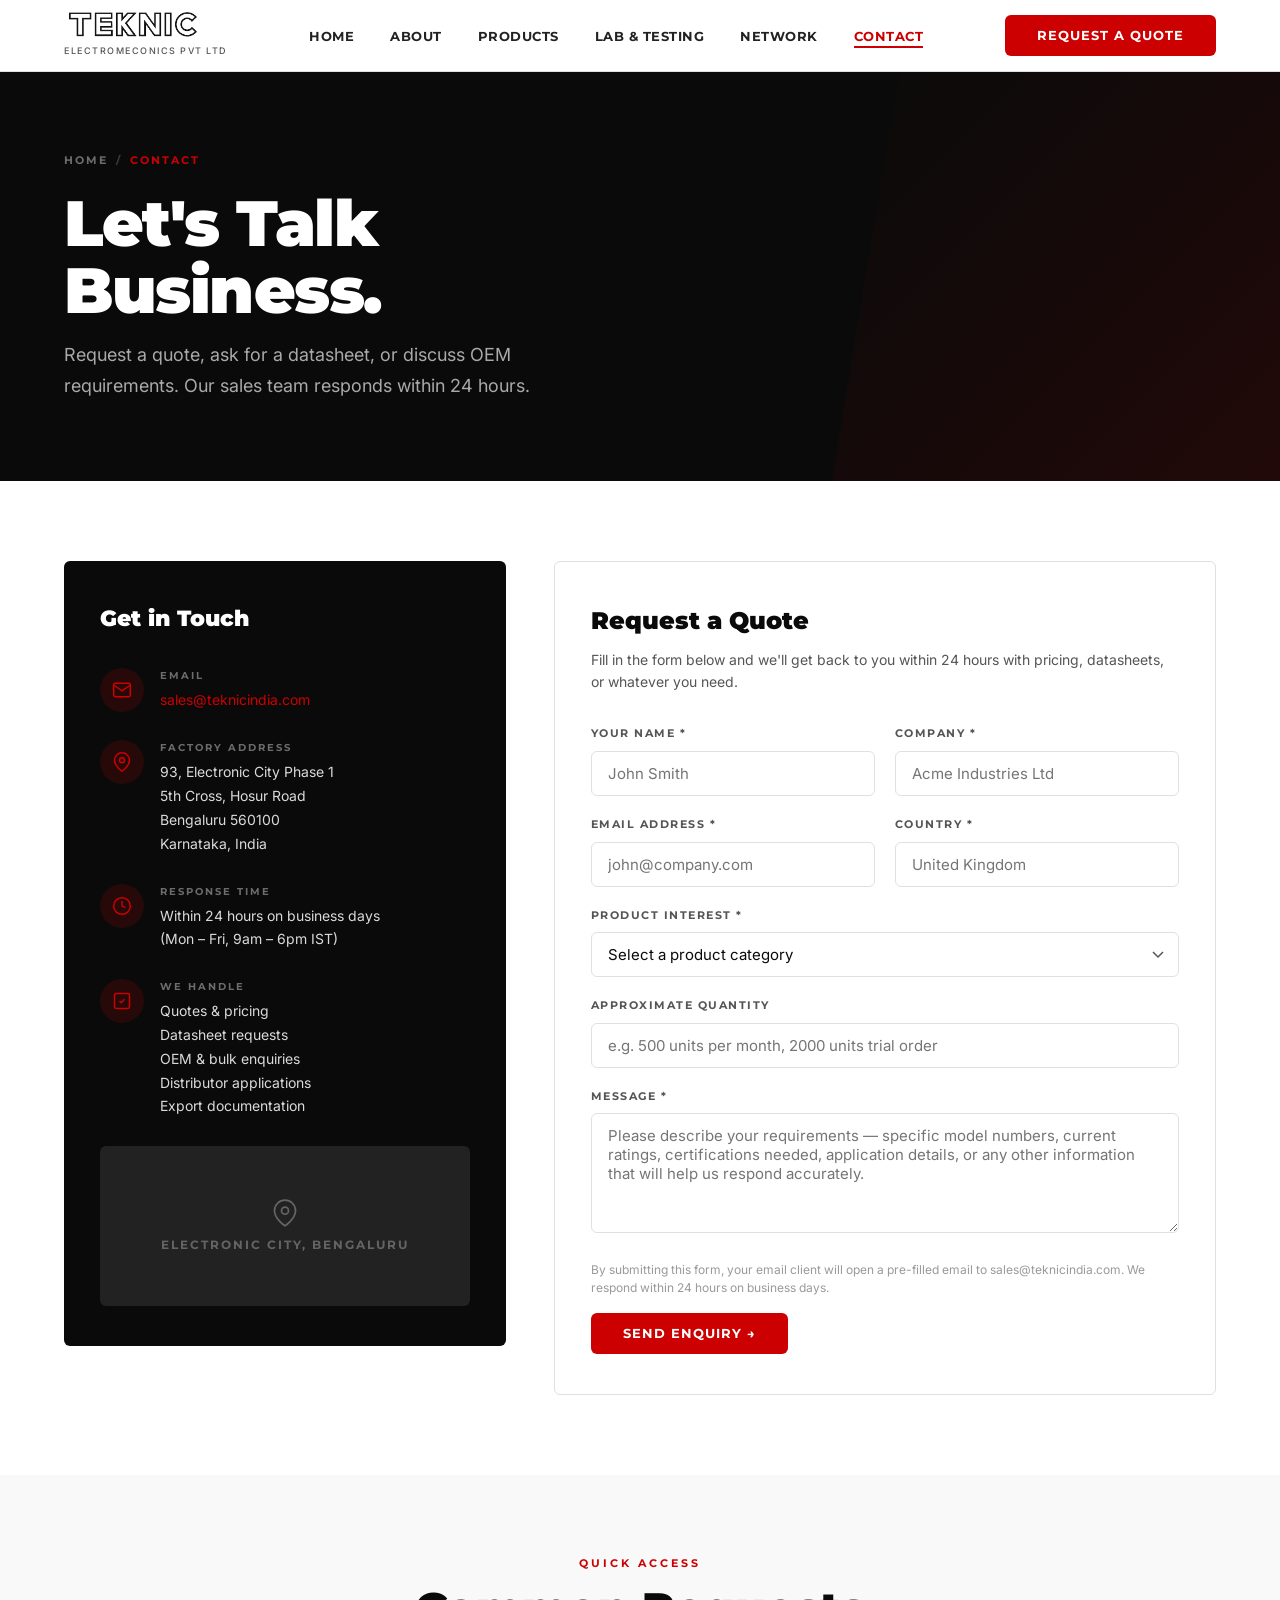
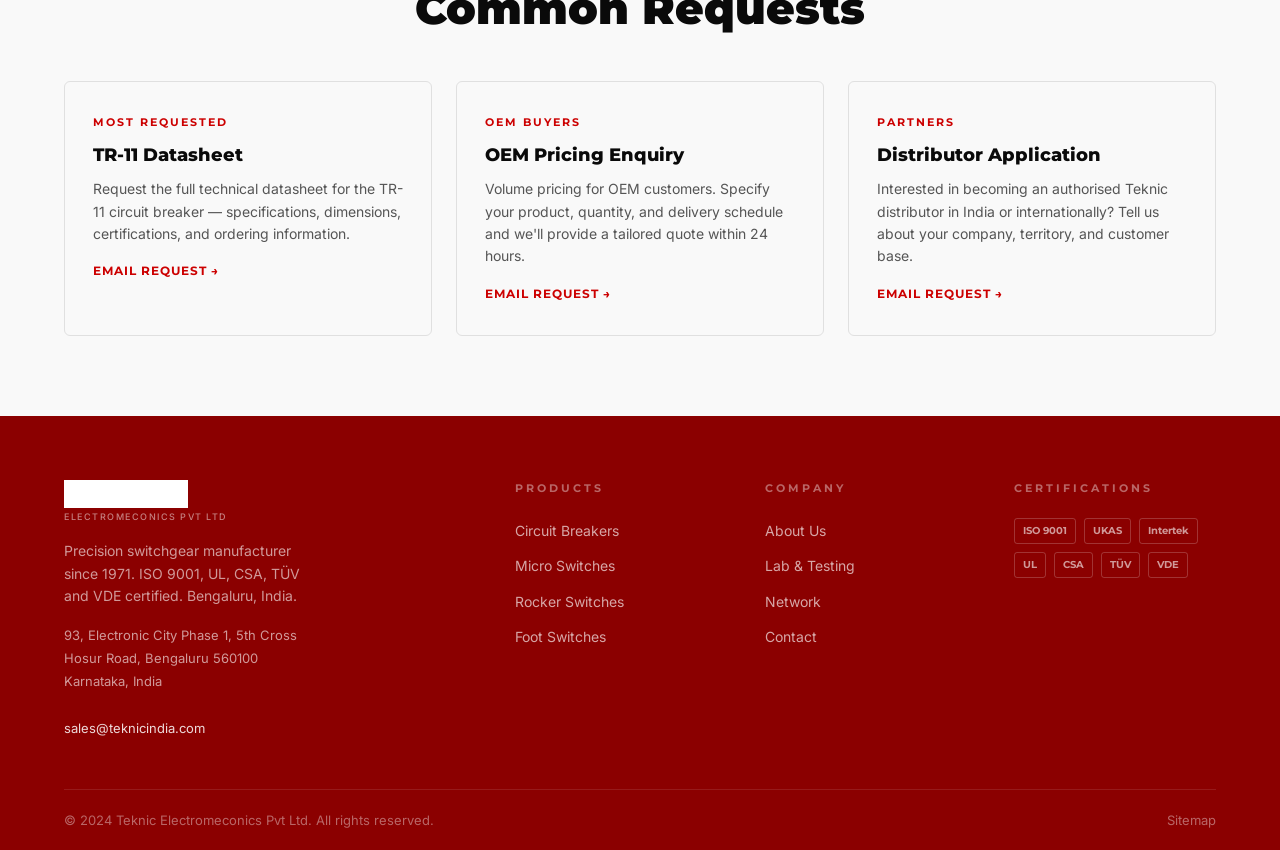
<file: contact.html>
<!DOCTYPE html>
<html lang="en">
<head>
  <meta charset="UTF-8">
  <meta name="viewport" content="width=device-width, initial-scale=1.0">
  <title>Contact | Teknic Electromeconics Pvt Ltd — Get a Quote or Datasheet</title>
  <meta name="description" content="Contact Teknic Electromeconics Pvt Ltd. Email: sales@teknicindia.com. Address: 93, Electronic City Phase 1, Bengaluru 560100. Request a quote, datasheet, or OEM pricing for circuit breakers, micro switches and more.">
  <meta name="keywords" content="Teknic contact, Teknic quote, sales@teknicindia.com, Teknic Bengaluru address, circuit breaker quote India, TR11 datasheet request">
  <meta name="robots" content="index, follow">
  <link rel="canonical" href="https://teknicindia.com/contact.html">
  <meta property="og:title" content="Contact Teknic Electromeconics Pvt Ltd — Get a Quote">
  <meta property="og:description" content="Request a quote, datasheet or OEM pricing from Teknic Electromeconics. Email: sales@teknicindia.com. Bengaluru, India.">
  <meta property="og:url" content="https://teknicindia.com/contact.html">
  <meta property="og:type" content="website">
  <link rel="stylesheet" href="assets/css/styles.css">
  <script type="application/ld+json">
  {
    "@context": "https://schema.org",
    "@type": "LocalBusiness",
    "name": "Teknic Electromeconics Pvt Ltd",
    "url": "https://teknicindia.com",
    "email": "sales@teknicindia.com",
    "description": "Manufacturer of low voltage switchgear: circuit breakers, micro switches, rocker switches, foot switches. ISO 9001, UL, CSA, TÜV, VDE certified.",
    "foundingDate": "1971",
    "address": {
      "@type": "PostalAddress",
      "streetAddress": "93, Electronic City Phase 1, 5th Cross, Hosur Road",
      "addressLocality": "Bengaluru",
      "postalCode": "560100",
      "addressRegion": "Karnataka",
      "addressCountry": "IN"
    },
    "geo": {
      "@type": "GeoCoordinates",
      "latitude": "12.8456",
      "longitude": "77.6603"
    },
    "openingHours": "Mo-Fr 09:00-18:00"
  }
  </script>
  <script type="application/ld+json">
  {
    "@context": "https://schema.org",
    "@type": "Organization",
    "name": "Teknic Electromeconics Pvt Ltd",
    "url": "https://teknicindia.com",
    "email": "sales@teknicindia.com"
  }
  </script>
  <script type="application/ld+json">
  {
    "@context": "https://schema.org",
    "@type": "BreadcrumbList",
    "itemListElement": [
      {"@type": "ListItem", "position": 1, "name": "Home", "item": "https://teknicindia.com/"},
      {"@type": "ListItem", "position": 2, "name": "Contact", "item": "https://teknicindia.com/contact.html"}
    ]
  }
  </script>
</head>
<body>

<!-- NAVBAR -->
<nav class="navbar">
  <div class="navbar__inner">
    <a href="index.html" class="navbar__logo">
      <div>
        <img src="[data-uri]" alt="TEKNIC" class="logo-img">
        <div class="logo-sub">Electromeconics Pvt Ltd</div>
      </div>
    </a>
    <ul class="navbar__nav">
      <li><a href="index.html">Home</a></li>
      <li><a href="about.html">About</a></li>
      <li><a href="products.html">Products</a></li>
      <li><a href="lab.html">Lab &amp; Testing</a></li>
      <li><a href="network.html">Network</a></li>
      <li><a href="contact.html" class="active">Contact</a></li>
    </ul>
    <div class="navbar__cta">
      <a href="contact.html" class="btn btn-red">Request a Quote</a>
    </div>
    <button class="nav-toggle" id="navToggle" aria-label="Toggle navigation">
      <span></span><span></span><span></span>
    </button>
  </div>
</nav>
<div class="mobile-nav" id="mobileNav">
  <a href="index.html">Home</a>
  <a href="about.html">About</a>
  <a href="products.html">Products</a>
  <a href="lab.html">Lab &amp; Testing</a>
  <a href="network.html">Network</a>
  <a href="contact.html">Contact</a>
  <a href="contact.html" class="btn btn-red">Request a Quote</a>
</div>

<!-- PAGE HERO -->
<section class="page-hero">
  <div class="container">
    <div class="page-hero__breadcrumb">
      <a href="index.html">Home</a>
      <span class="sep">/</span>
      <span class="current">Contact</span>
    </div>
    <h1 class="page-hero__title">Let's Talk<br>Business.</h1>
    <p class="page-hero__sub">Request a quote, ask for a datasheet, or discuss OEM requirements. Our sales team responds within 24 hours.</p>
  </div>
</section>

<!-- CONTACT MAIN -->
<section class="section">
  <div class="container">
    <div class="contact-grid">

      <!-- Contact Info -->
      <div class="contact-info-block">
        <div class="contact-info-block__title">Get in Touch</div>

        <div class="contact-detail">
          <div class="contact-detail__icon">
            <svg viewBox="0 0 24 24" aria-hidden="true"><path d="M4 4h16c1.1 0 2 .9 2 2v12c0 1.1-.9 2-2 2H4c-1.1 0-2-.9-2-2V6c0-1.1.9-2 2-2z"/><polyline points="22,6 12,13 2,6"/></svg>
          </div>
          <div>
            <div class="contact-detail__label">Email</div>
            <div class="contact-detail__value">
              <a href="mailto:sales@teknicindia.com">sales@teknicindia.com</a>
            </div>
          </div>
        </div>

        <div class="contact-detail">
          <div class="contact-detail__icon">
            <svg viewBox="0 0 24 24" aria-hidden="true"><path d="M21 10c0 7-9 13-9 13s-9-6-9-13a9 9 0 0 1 18 0z"/><circle cx="12" cy="10" r="3"/></svg>
          </div>
          <div>
            <div class="contact-detail__label">Factory Address</div>
            <div class="contact-detail__value">
              93, Electronic City Phase 1<br>
              5th Cross, Hosur Road<br>
              Bengaluru 560100<br>
              Karnataka, India
            </div>
          </div>
        </div>

        <div class="contact-detail">
          <div class="contact-detail__icon">
            <svg viewBox="0 0 24 24" aria-hidden="true"><circle cx="12" cy="12" r="10"/><polyline points="12 6 12 12 16 14"/></svg>
          </div>
          <div>
            <div class="contact-detail__label">Response Time</div>
            <div class="contact-detail__value">Within 24 hours on business days<br>(Mon – Fri, 9am – 6pm IST)</div>
          </div>
        </div>

        <div class="contact-detail">
          <div class="contact-detail__icon">
            <svg viewBox="0 0 24 24" aria-hidden="true"><rect x="3" y="3" width="18" height="18" rx="2"/><path d="M9 12l2 2 4-4"/></svg>
          </div>
          <div>
            <div class="contact-detail__label">We Handle</div>
            <div class="contact-detail__value">
              Quotes &amp; pricing<br>
              Datasheet requests<br>
              OEM &amp; bulk enquiries<br>
              Distributor applications<br>
              Export documentation
            </div>
          </div>
        </div>

        <div class="map-embed-placeholder">
          <svg viewBox="0 0 24 24" width="28" height="28" fill="none" stroke="currentColor" stroke-width="1.5" aria-hidden="true"><path d="M21 10c0 7-9 13-9 13s-9-6-9-13a9 9 0 0 1 18 0z"/><circle cx="12" cy="10" r="3"/></svg>
          <span>Electronic City, Bengaluru</span>
        </div>
      </div>

      <!-- Quote Form -->
      <div class="form-card">
        <div class="form-card__title">Request a Quote</div>
        <div class="form-card__sub">Fill in the form below and we'll get back to you within 24 hours with pricing, datasheets, or whatever you need.</div>

        <form name="contact" data-netlify="true" netlify-honeypot="bot-field" id="quoteForm">
          <input type="hidden" name="form-name" value="contact">
          <p hidden><input name="bot-field"></p>
          <div class="form-row">
            <div class="form-field">
              <label for="name">Your Name *</label>
              <input type="text" id="name" name="Name" placeholder="John Smith" required>
            </div>
            <div class="form-field">
              <label for="company">Company *</label>
              <input type="text" id="company" name="Company" placeholder="Acme Industries Ltd" required>
            </div>
          </div>

          <div class="form-row">
            <div class="form-field">
              <label for="email">Email Address *</label>
              <input type="email" id="email" name="Email" placeholder="john@company.com" required>
            </div>
            <div class="form-field">
              <label for="country">Country *</label>
              <input type="text" id="country" name="Country" placeholder="United Kingdom" required>
            </div>
          </div>

          <div class="form-field">
            <label for="product">Product Interest *</label>
            <select id="product" name="Product Interest" required>
              <option value="" disabled selected>Select a product category</option>
              <option value="Circuit Breakers (TR-11, TR-20, TR-30 series)">Circuit Breakers (TR-11, TR-20, TR-30 series)</option>
              <option value="Micro Switches (MS-11, MS-31, MS-40, TMS-31 series)">Micro Switches (MS-11, MS-31, MS-40, TMS-31 series)</option>
              <option value="Rocker Switches (RS, TWS, WS-40, WS-50 series)">Rocker Switches (RS, TWS, WS-40, WS-50 series)</option>
              <option value="Foot Switches (FS-99)">Foot Switches (FS-99)</option>
              <option value="Multiple Products">Multiple Products</option>
              <option value="Other / Not Sure">Other / Not Sure</option>
            </select>
          </div>

          <div class="form-field">
            <label for="quantity">Approximate Quantity</label>
            <input type="text" id="quantity" name="Approximate Quantity" placeholder="e.g. 500 units per month, 2000 units trial order">
          </div>

          <div class="form-field">
            <label for="message">Message *</label>
            <textarea id="message" name="Message" placeholder="Please describe your requirements — specific model numbers, current ratings, certifications needed, application details, or any other information that will help us respond accurately." required></textarea>
          </div>

          <div class="form-submit-row">
            <div class="form-note">
              By submitting this form, your email client will open a pre-filled email to sales@teknicindia.com. We respond within 24 hours on business days.
            </div>
            <button type="submit" class="btn btn-red">Send Enquiry →</button>
          </div>
        </form>
      </div>
    </div>
  </div>
</section>

<!-- QUICK CONTACT OPTIONS -->
<section class="section section--grey">
  <div class="container">
    <div class="text-center" style="margin-bottom:48px">
      <span class="section-label">Quick Access</span>
      <h2 class="section-title">Common Requests</h2>
    </div>
    <div style="display:grid;grid-template-columns:repeat(3,1fr);gap:24px">
      <a href="mailto:sales@teknicindia.com?subject=Datasheet Request: TR-11 Circuit Breaker" style="display:block;border:1px solid var(--grey-200);border-radius:6px;padding:32px 28px;transition:all 0.2s;text-decoration:none" onmouseover="this.style.borderColor='#CC0000';this.style.boxShadow='0 8px 40px rgba(0,0,0,0.12)'" onmouseout="this.style.borderColor='#e0e0e0';this.style.boxShadow='none'">
        <div style="font-family:var(--font-heading);font-size:11px;font-weight:700;letter-spacing:2px;text-transform:uppercase;color:var(--red);margin-bottom:10px">Most Requested</div>
        <div style="font-family:var(--font-heading);font-size:18px;font-weight:800;color:var(--black);margin-bottom:8px">TR-11 Datasheet</div>
        <div style="font-size:14px;color:var(--grey-600);line-height:1.6;margin-bottom:16px">Request the full technical datasheet for the TR-11 circuit breaker — specifications, dimensions, certifications, and ordering information.</div>
        <div style="font-family:var(--font-heading);font-size:12px;font-weight:700;letter-spacing:1px;text-transform:uppercase;color:var(--red)">Email Request →</div>
      </a>
      <a href="mailto:sales@teknicindia.com?subject=OEM Pricing Enquiry — Teknic Electromeconics" style="display:block;border:1px solid var(--grey-200);border-radius:6px;padding:32px 28px;transition:all 0.2s;text-decoration:none" onmouseover="this.style.borderColor='#CC0000';this.style.boxShadow='0 8px 40px rgba(0,0,0,0.12)'" onmouseout="this.style.borderColor='#e0e0e0';this.style.boxShadow='none'">
        <div style="font-family:var(--font-heading);font-size:11px;font-weight:700;letter-spacing:2px;text-transform:uppercase;color:var(--red);margin-bottom:10px">OEM Buyers</div>
        <div style="font-family:var(--font-heading);font-size:18px;font-weight:800;color:var(--black);margin-bottom:8px">OEM Pricing Enquiry</div>
        <div style="font-size:14px;color:var(--grey-600);line-height:1.6;margin-bottom:16px">Volume pricing for OEM customers. Specify your product, quantity, and delivery schedule and we'll provide a tailored quote within 24 hours.</div>
        <div style="font-family:var(--font-heading);font-size:12px;font-weight:700;letter-spacing:1px;text-transform:uppercase;color:var(--red)">Email Request →</div>
      </a>
      <a href="mailto:sales@teknicindia.com?subject=Distributor Enquiry — Teknic Electromeconics" style="display:block;border:1px solid var(--grey-200);border-radius:6px;padding:32px 28px;transition:all 0.2s;text-decoration:none" onmouseover="this.style.borderColor='#CC0000';this.style.boxShadow='0 8px 40px rgba(0,0,0,0.12)'" onmouseout="this.style.borderColor='#e0e0e0';this.style.boxShadow='none'">
        <div style="font-family:var(--font-heading);font-size:11px;font-weight:700;letter-spacing:2px;text-transform:uppercase;color:var(--red);margin-bottom:10px">Partners</div>
        <div style="font-family:var(--font-heading);font-size:18px;font-weight:800;color:var(--black);margin-bottom:8px">Distributor Application</div>
        <div style="font-size:14px;color:var(--grey-600);line-height:1.6;margin-bottom:16px">Interested in becoming an authorised Teknic distributor in India or internationally? Tell us about your company, territory, and customer base.</div>
        <div style="font-family:var(--font-heading);font-size:12px;font-weight:700;letter-spacing:1px;text-transform:uppercase;color:var(--red)">Email Request →</div>
      </a>
    </div>
  </div>
</section>

<!-- FOOTER -->
<footer class="footer">
  <div class="container">
    <div class="footer__grid">
      <div>
        <div class="footer__logo">
          <img src="[data-uri]" alt="TEKNIC" class="logo-img logo-img--white">
          <div class="logo-sub">Electromeconics Pvt Ltd</div>
        </div>
        <p class="footer__tagline">Precision switchgear manufacturer since 1971. ISO 9001, UL, CSA, TÜV and VDE certified. Bengaluru, India.</p>
        <div class="footer__address">
          93, Electronic City Phase 1, 5th Cross<br>
          Hosur Road, Bengaluru 560100<br>
          Karnataka, India<br><br>
          <a href="mailto:sales@teknicindia.com">sales@teknicindia.com</a>
        </div>
      </div>
      <div>
        <div class="footer__heading">Products</div>
        <ul class="footer__links">
          <li><a href="products.html#circuit-breakers">Circuit Breakers</a></li>
          <li><a href="products.html#micro-switches">Micro Switches</a></li>
          <li><a href="products.html#rocker-switches">Rocker Switches</a></li>
          <li><a href="products.html#foot-switches">Foot Switches</a></li>
        </ul>
      </div>
      <div>
        <div class="footer__heading">Company</div>
        <ul class="footer__links">
          <li><a href="about.html">About Us</a></li>
          <li><a href="lab.html">Lab &amp; Testing</a></li>
          <li><a href="network.html">Network</a></li>
          <li><a href="contact.html">Contact</a></li>
        </ul>
      </div>
      <div>
        <div class="footer__heading">Certifications</div>
        <div class="footer__certs">
          <span class="footer__cert">ISO 9001</span>
          <span class="footer__cert">UKAS</span>
          <span class="footer__cert">Intertek</span>
          <span class="footer__cert">UL</span>
          <span class="footer__cert">CSA</span>
          <span class="footer__cert">TÜV</span>
          <span class="footer__cert">VDE</span>
        </div>
      </div>
    </div>
    <div class="footer__bottom">
      <div class="footer__copy">© 2024 Teknic Electromeconics Pvt Ltd. All rights reserved.</div>
      <div class="footer__legal"><a href="sitemap.xml">Sitemap</a></div>
    </div>
  </div>
</footer>

<script>
  const toggle = document.getElementById('navToggle');
  const mobileNav = document.getElementById('mobileNav');
  toggle.addEventListener('click', () => mobileNav.classList.toggle('open'));
  document.querySelectorAll('.mobile-nav a').forEach(a => {
    a.addEventListener('click', () => mobileNav.classList.remove('open'));
  });
</script>
</body>
</html>
</file>
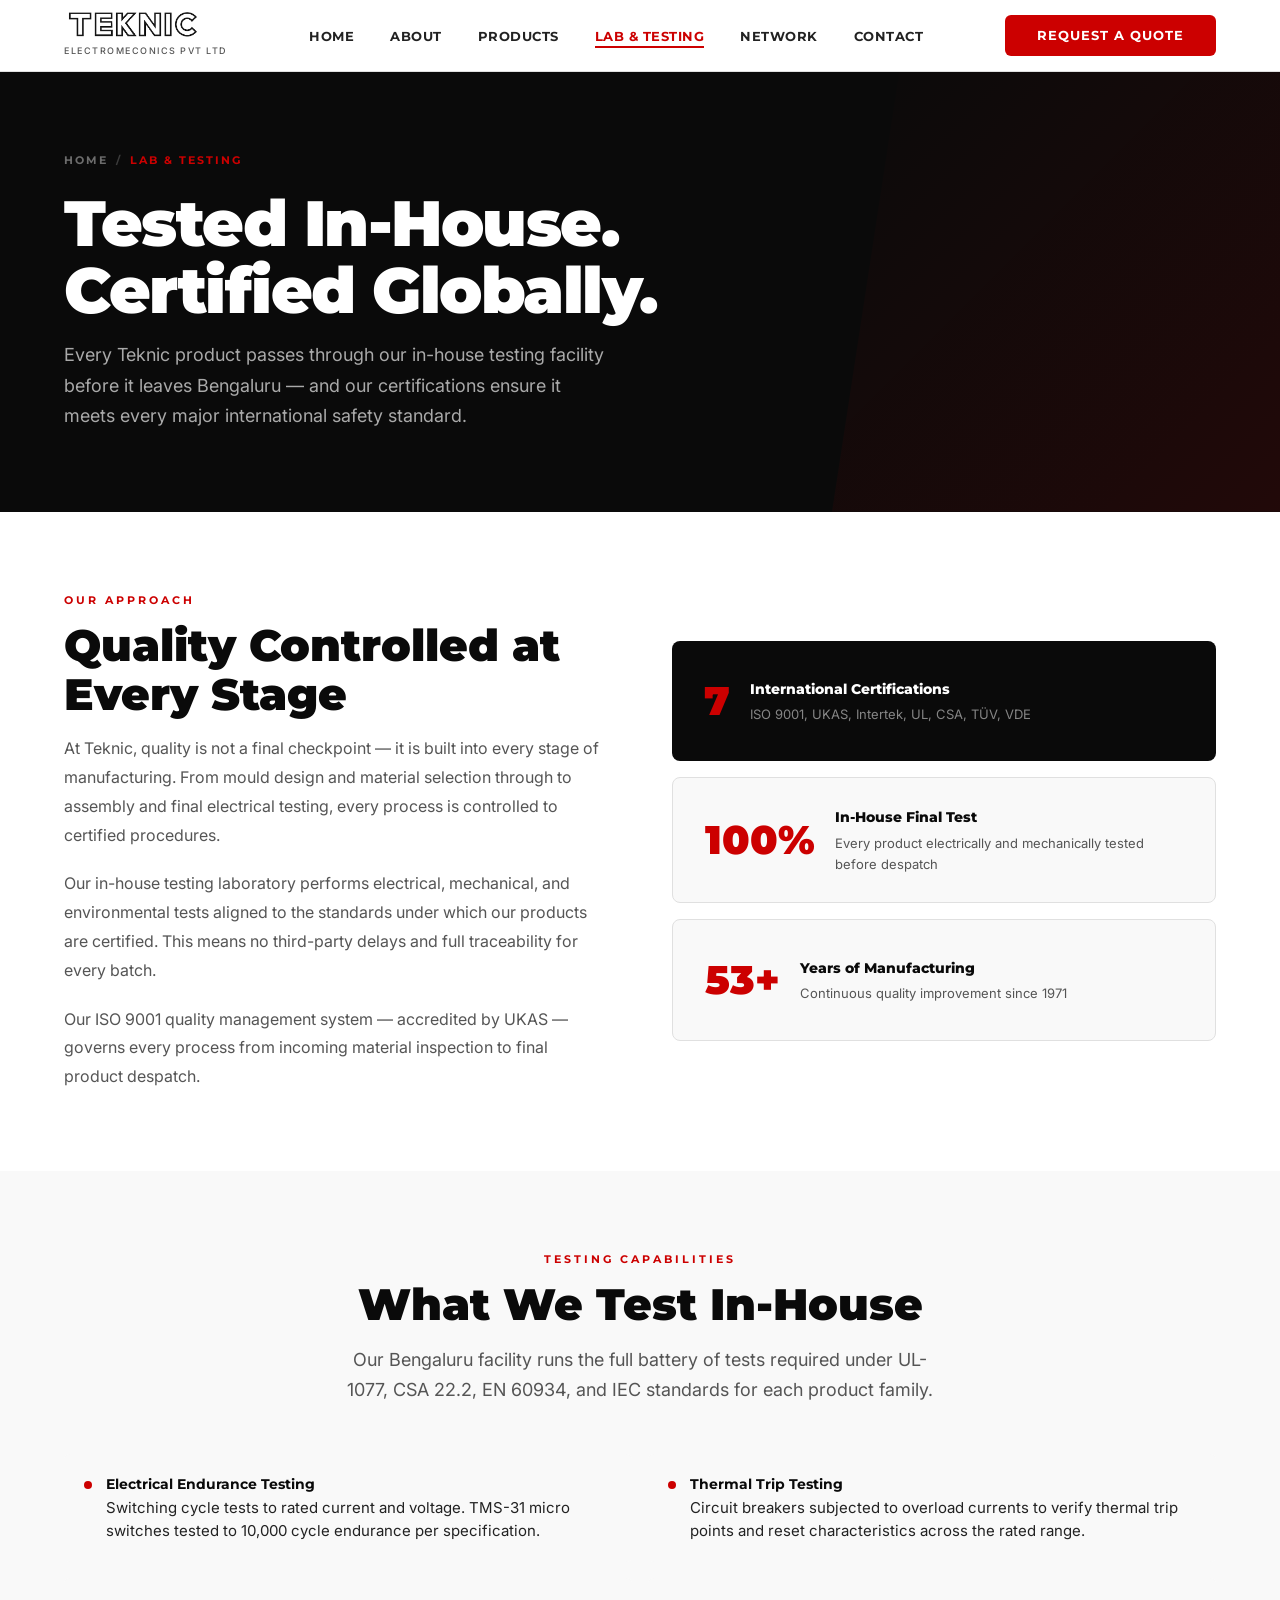
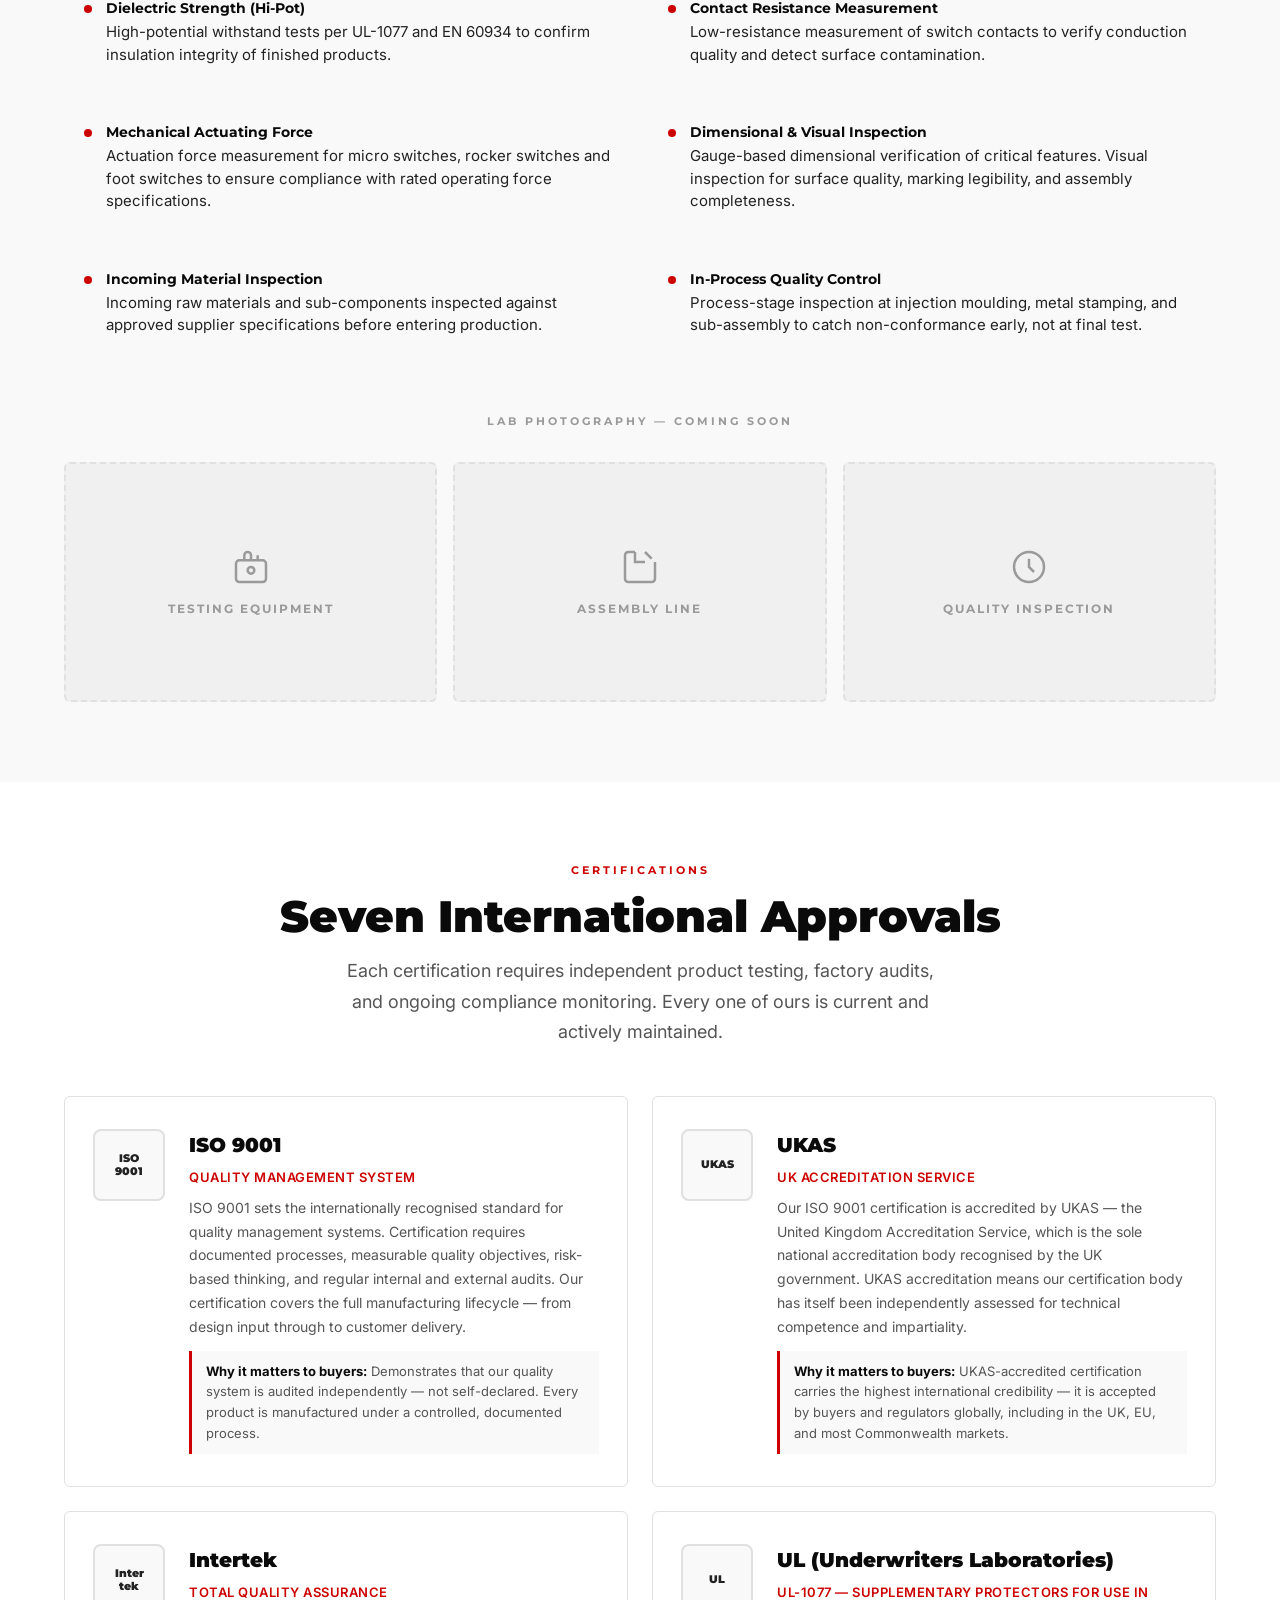
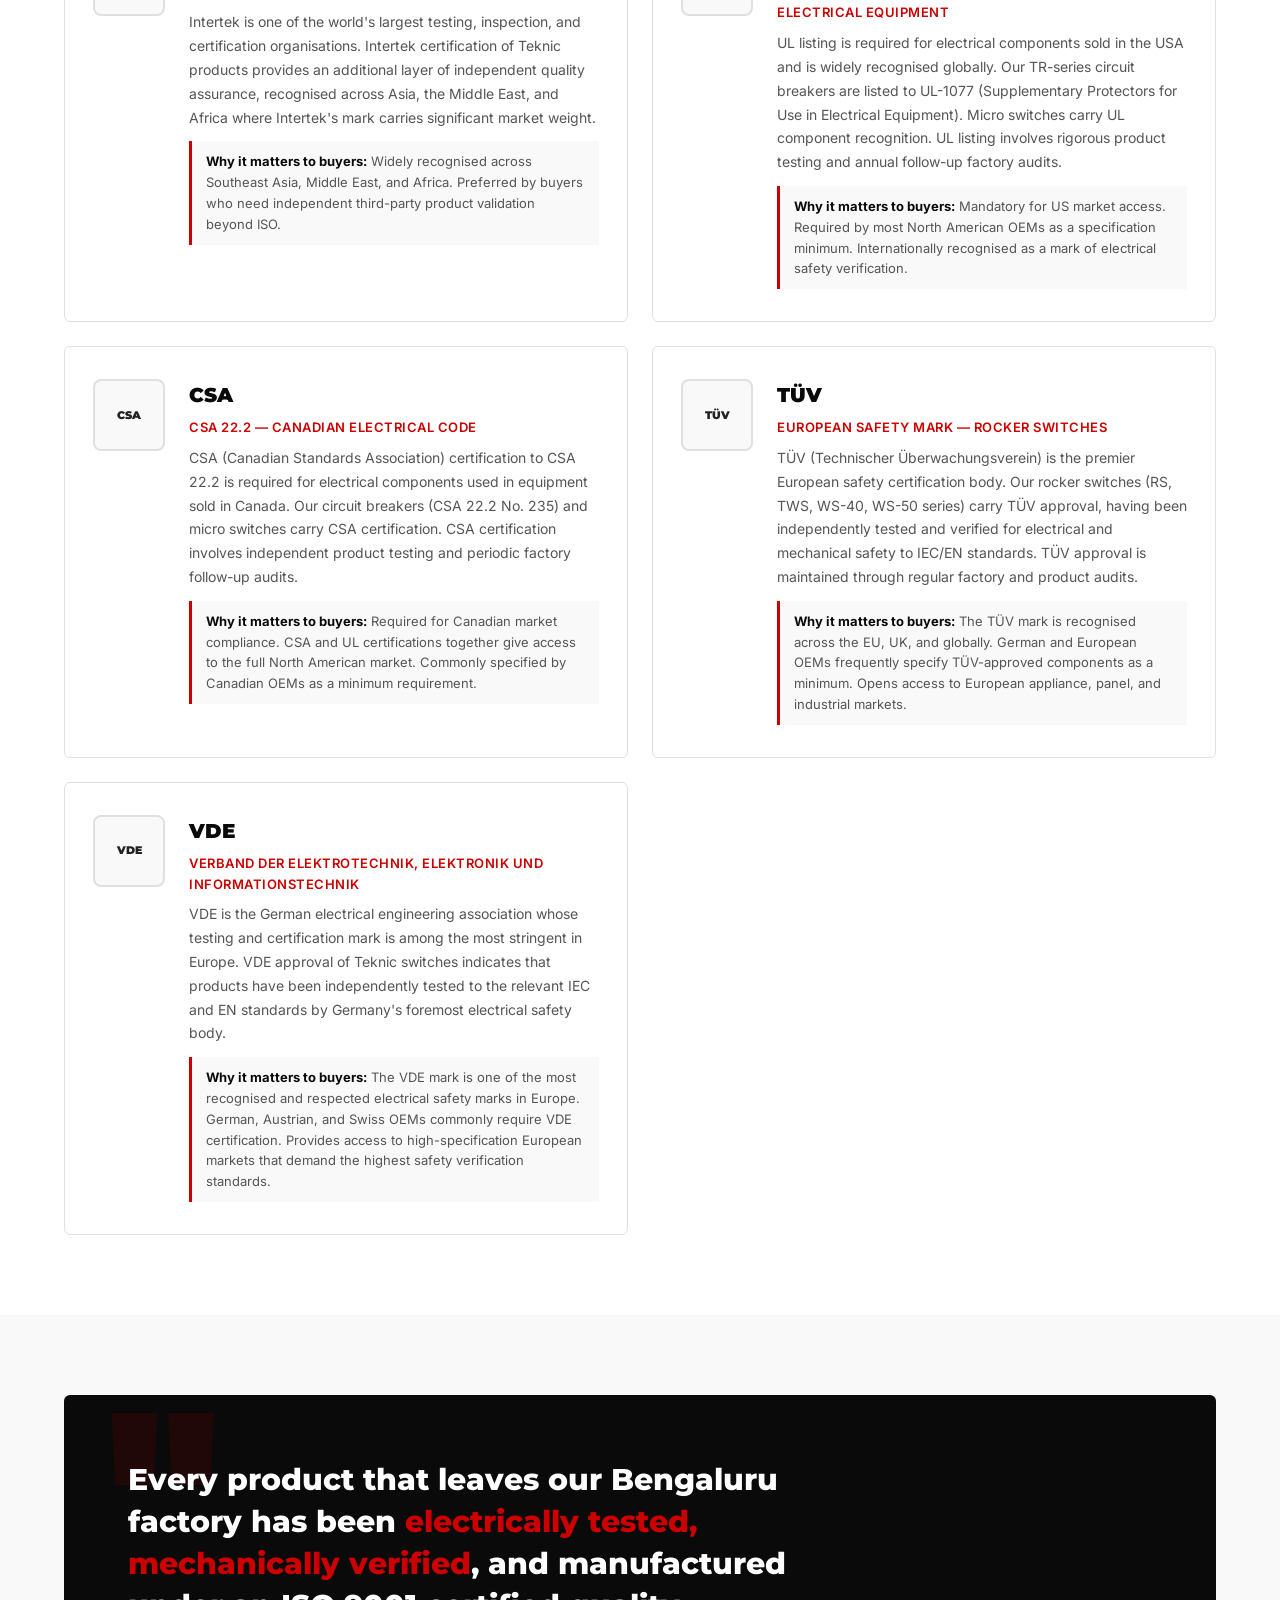
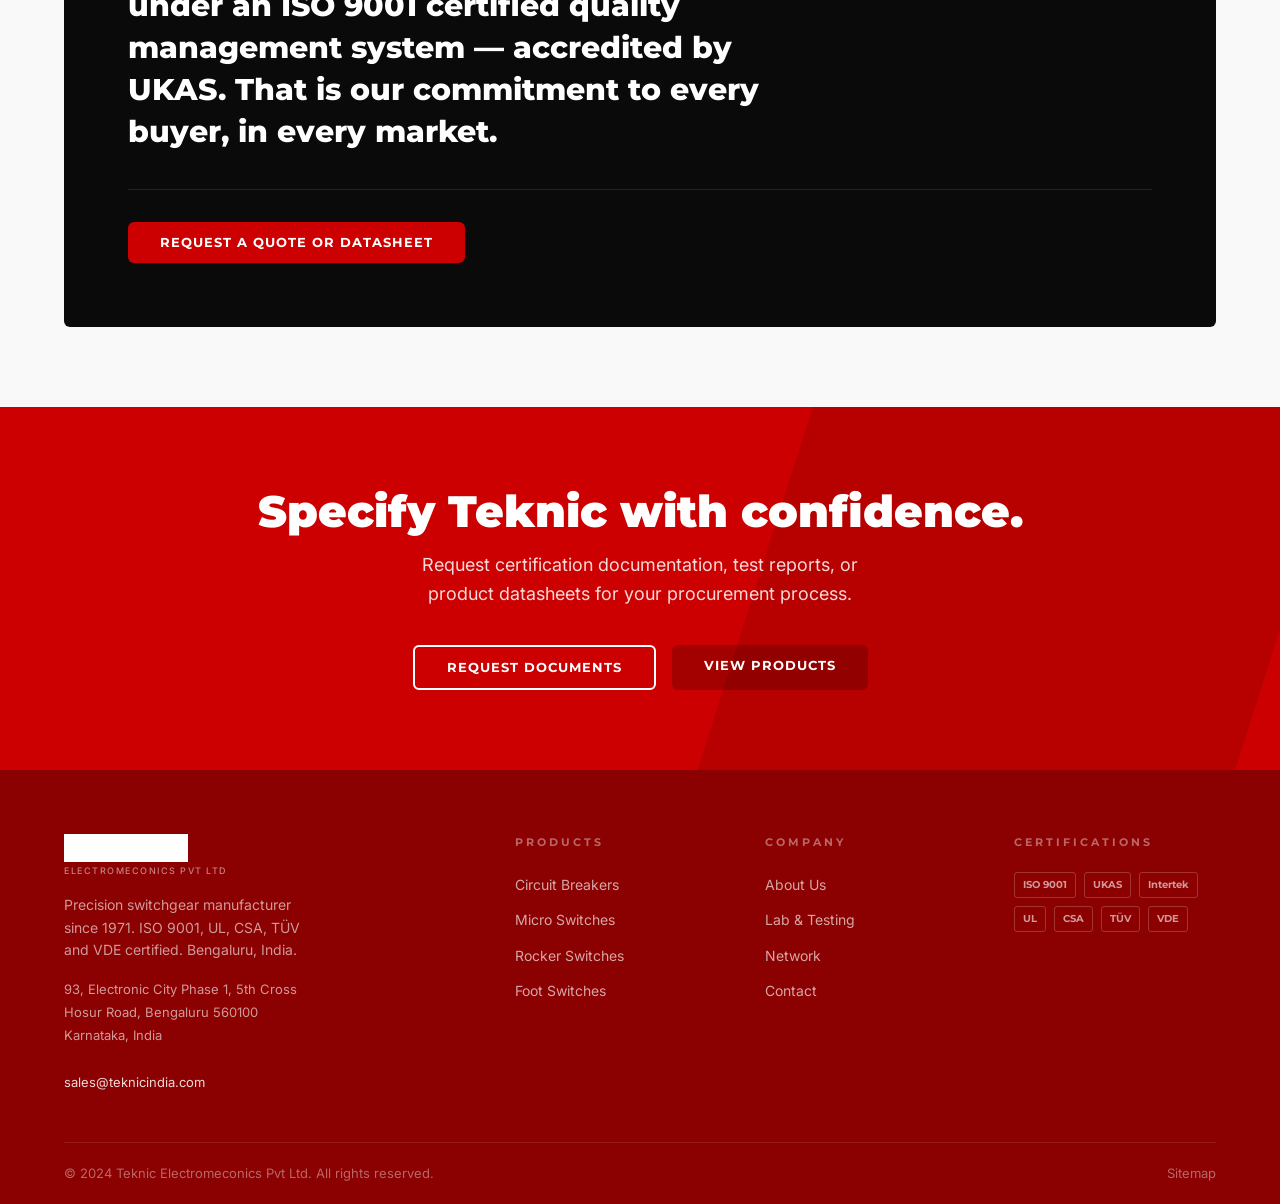
<file: lab.html>
<!DOCTYPE html>
<html lang="en">
<head>
  <meta charset="UTF-8">
  <meta name="viewport" content="width=device-width, initial-scale=1.0">
  <title>Lab &amp; Testing | Teknic Electromeconics — ISO 9001, UL, CSA, TÜV, VDE Certified</title>
  <meta name="description" content="Teknic Electromeconics operates an in-house testing lab certified to ISO 9001 (UKAS), UL, CSA, TÜV, VDE, and Intertek standards. All switchgear products tested before despatch from Bengaluru.">
  <meta name="keywords" content="Teknic lab testing, ISO 9001 manufacturer India, UL certified switchgear, CSA certified India, TÜV approved switches, VDE certified switches, in-house testing Bengaluru">
  <meta name="robots" content="index, follow">
  <link rel="canonical" href="https://teknicindia.com/lab.html">
  <meta property="og:title" content="Lab &amp; Testing — Teknic Electromeconics Pvt Ltd">
  <meta property="og:description" content="In-house testing capabilities and 7 international certifications: ISO 9001 (UKAS), UL, CSA, TÜV, VDE, Intertek. Every product tested before despatch.">
  <meta property="og:url" content="https://teknicindia.com/lab.html">
  <meta property="og:type" content="website">
  <link rel="stylesheet" href="assets/css/styles.css">
  <script type="application/ld+json">
  {
    "@context": "https://schema.org",
    "@type": "Organization",
    "name": "Teknic Electromeconics Pvt Ltd",
    "url": "https://teknicindia.com",
    "email": "sales@teknicindia.com",
    "hasCredential": ["ISO 9001", "UKAS", "UL", "CSA", "TÜV", "VDE", "Intertek"]
  }
  </script>
  <script type="application/ld+json">
  {
    "@context": "https://schema.org",
    "@type": "BreadcrumbList",
    "itemListElement": [
      {"@type": "ListItem", "position": 1, "name": "Home", "item": "https://teknicindia.com/"},
      {"@type": "ListItem", "position": 2, "name": "Lab & Testing", "item": "https://teknicindia.com/lab.html"}
    ]
  }
  </script>
</head>
<body>

<!-- NAVBAR -->
<nav class="navbar">
  <div class="navbar__inner">
    <a href="index.html" class="navbar__logo">
      <div>
        <img src="[data-uri]" alt="TEKNIC" class="logo-img">
        <div class="logo-sub">Electromeconics Pvt Ltd</div>
      </div>
    </a>
    <ul class="navbar__nav">
      <li><a href="index.html">Home</a></li>
      <li><a href="about.html">About</a></li>
      <li><a href="products.html">Products</a></li>
      <li><a href="lab.html" class="active">Lab &amp; Testing</a></li>
      <li><a href="network.html">Network</a></li>
      <li><a href="contact.html">Contact</a></li>
    </ul>
    <div class="navbar__cta">
      <a href="contact.html" class="btn btn-red">Request a Quote</a>
    </div>
    <button class="nav-toggle" id="navToggle" aria-label="Toggle navigation">
      <span></span><span></span><span></span>
    </button>
  </div>
</nav>
<div class="mobile-nav" id="mobileNav">
  <a href="index.html">Home</a>
  <a href="about.html">About</a>
  <a href="products.html">Products</a>
  <a href="lab.html">Lab &amp; Testing</a>
  <a href="network.html">Network</a>
  <a href="contact.html">Contact</a>
  <a href="contact.html" class="btn btn-red">Request a Quote</a>
</div>

<!-- PAGE HERO -->
<section class="page-hero">
  <div class="container">
    <div class="page-hero__breadcrumb">
      <a href="index.html">Home</a>
      <span class="sep">/</span>
      <span class="current">Lab &amp; Testing</span>
    </div>
    <h1 class="page-hero__title">Tested In-House.<br>Certified Globally.</h1>
    <p class="page-hero__sub">Every Teknic product passes through our in-house testing facility before it leaves Bengaluru — and our certifications ensure it meets every major international safety standard.</p>
  </div>
</section>

<!-- TESTING INTRO -->
<section class="section">
  <div class="container">
    <div style="display:grid;grid-template-columns:1fr 1fr;gap:64px;align-items:center">
      <div>
        <span class="section-label">Our Approach</span>
        <h2 class="section-title">Quality Controlled at<br>Every Stage</h2>
        <p style="font-size:16px;color:var(--grey-600);line-height:1.8;margin-bottom:20px">At Teknic, quality is not a final checkpoint — it is built into every stage of manufacturing. From mould design and material selection through to assembly and final electrical testing, every process is controlled to certified procedures.</p>
        <p style="font-size:16px;color:var(--grey-600);line-height:1.8;margin-bottom:20px">Our in-house testing laboratory performs electrical, mechanical, and environmental tests aligned to the standards under which our products are certified. This means no third-party delays and full traceability for every batch.</p>
        <p style="font-size:16px;color:var(--grey-600);line-height:1.8">Our ISO 9001 quality management system — accredited by UKAS — governs every process from incoming material inspection to final product despatch.</p>
      </div>
      <div style="display:grid;gap:16px">
        <div style="background:var(--black);border-radius:8px;padding:28px 32px;display:flex;align-items:center;gap:20px">
          <div style="font-family:var(--font-heading);font-size:40px;font-weight:900;color:var(--red);flex-shrink:0">7</div>
          <div>
            <div style="font-family:var(--font-heading);font-size:14px;font-weight:800;color:var(--white);margin-bottom:4px">International Certifications</div>
            <div style="font-size:13px;color:rgba(255,255,255,0.5)">ISO 9001, UKAS, Intertek, UL, CSA, TÜV, VDE</div>
          </div>
        </div>
        <div style="background:var(--grey-50);border:1px solid var(--grey-200);border-radius:8px;padding:28px 32px;display:flex;align-items:center;gap:20px">
          <div style="font-family:var(--font-heading);font-size:40px;font-weight:900;color:var(--red);flex-shrink:0">100%</div>
          <div>
            <div style="font-family:var(--font-heading);font-size:14px;font-weight:800;color:var(--black);margin-bottom:4px">In-House Final Test</div>
            <div style="font-size:13px;color:var(--grey-600)">Every product electrically and mechanically tested before despatch</div>
          </div>
        </div>
        <div style="background:var(--grey-50);border:1px solid var(--grey-200);border-radius:8px;padding:28px 32px;display:flex;align-items:center;gap:20px">
          <div style="font-family:var(--font-heading);font-size:40px;font-weight:900;color:var(--red);flex-shrink:0">53+</div>
          <div>
            <div style="font-family:var(--font-heading);font-size:14px;font-weight:800;color:var(--black);margin-bottom:4px">Years of Manufacturing</div>
            <div style="font-size:13px;color:var(--grey-600)">Continuous quality improvement since 1971</div>
          </div>
        </div>
      </div>
    </div>
  </div>
</section>

<!-- IN-HOUSE CAPABILITIES -->
<section class="section section--grey">
  <div class="container">
    <div class="text-center" style="margin-bottom:48px">
      <span class="section-label">Testing Capabilities</span>
      <h2 class="section-title">What We Test In-House</h2>
      <p class="section-subtitle">Our Bengaluru facility runs the full battery of tests required under UL-1077, CSA 22.2, EN 60934, and IEC standards for each product family.</p>
    </div>
    <div class="capability-list">
      <div class="capability-item">
        <div class="capability-item__dot"></div>
        <div class="capability-item__text">
          <strong>Electrical Endurance Testing</strong>
          Switching cycle tests to rated current and voltage. TMS-31 micro switches tested to 10,000 cycle endurance per specification.
        </div>
      </div>
      <div class="capability-item">
        <div class="capability-item__dot"></div>
        <div class="capability-item__text">
          <strong>Thermal Trip Testing</strong>
          Circuit breakers subjected to overload currents to verify thermal trip points and reset characteristics across the rated range.
        </div>
      </div>
      <div class="capability-item">
        <div class="capability-item__dot"></div>
        <div class="capability-item__text">
          <strong>Dielectric Strength (Hi-Pot)</strong>
          High-potential withstand tests per UL-1077 and EN 60934 to confirm insulation integrity of finished products.
        </div>
      </div>
      <div class="capability-item">
        <div class="capability-item__dot"></div>
        <div class="capability-item__text">
          <strong>Contact Resistance Measurement</strong>
          Low-resistance measurement of switch contacts to verify conduction quality and detect surface contamination.
        </div>
      </div>
      <div class="capability-item">
        <div class="capability-item__dot"></div>
        <div class="capability-item__text">
          <strong>Mechanical Actuating Force</strong>
          Actuation force measurement for micro switches, rocker switches and foot switches to ensure compliance with rated operating force specifications.
        </div>
      </div>
      <div class="capability-item">
        <div class="capability-item__dot"></div>
        <div class="capability-item__text">
          <strong>Dimensional &amp; Visual Inspection</strong>
          Gauge-based dimensional verification of critical features. Visual inspection for surface quality, marking legibility, and assembly completeness.
        </div>
      </div>
      <div class="capability-item">
        <div class="capability-item__dot"></div>
        <div class="capability-item__text">
          <strong>Incoming Material Inspection</strong>
          Incoming raw materials and sub-components inspected against approved supplier specifications before entering production.
        </div>
      </div>
      <div class="capability-item">
        <div class="capability-item__dot"></div>
        <div class="capability-item__text">
          <strong>In-Process Quality Control</strong>
          Process-stage inspection at injection moulding, metal stamping, and sub-assembly to catch non-conformance early, not at final test.
        </div>
      </div>
    </div>

    <!-- Photo placeholders -->
    <div style="margin-top:56px">
      <div style="font-family:var(--font-heading);font-size:11px;font-weight:700;letter-spacing:3px;text-transform:uppercase;color:var(--grey-400);margin-bottom:20px;text-align:center">Lab Photography — Coming Soon</div>
      <div class="photo-grid">
        <div class="lab-photo-placeholder">
          <svg viewBox="0 0 24 24" aria-hidden="true"><rect x="3" y="8" width="18" height="13" rx="2"/><path d="M8 8V5a2 2 0 0 1 4 0v3M16 8V5"/><circle cx="12" cy="14" r="2"/></svg>
          <span>Testing Equipment</span>
        </div>
        <div class="lab-photo-placeholder">
          <svg viewBox="0 0 24 24" aria-hidden="true"><path d="M9 3H5a2 2 0 0 0-2 2v14a2 2 0 0 0 2 2h14a2 2 0 0 0 2-2V9"/><path d="M9 3v6h6M15 3l4 4"/></svg>
          <span>Assembly Line</span>
        </div>
        <div class="lab-photo-placeholder">
          <svg viewBox="0 0 24 24" aria-hidden="true"><circle cx="12" cy="12" r="9"/><path d="M12 7v5l3 3"/></svg>
          <span>Quality Inspection</span>
        </div>
      </div>
    </div>
  </div>
</section>

<!-- CERTIFICATIONS DETAIL -->
<section class="section">
  <div class="container">
    <div class="text-center" style="margin-bottom:48px">
      <span class="section-label">Certifications</span>
      <h2 class="section-title">Seven International Approvals</h2>
      <p class="section-subtitle">Each certification requires independent product testing, factory audits, and ongoing compliance monitoring. Every one of ours is current and actively maintained.</p>
    </div>
    <div class="lab-cert-grid">
      <div class="lab-cert-card">
        <div class="lab-cert-card__logo">
          <div class="lab-cert-card__logo-text">ISO<br>9001</div>
        </div>
        <div>
          <div class="lab-cert-card__name">ISO 9001</div>
          <div class="lab-cert-card__covers">Quality Management System</div>
          <div class="lab-cert-card__desc">ISO 9001 sets the internationally recognised standard for quality management systems. Certification requires documented processes, measurable quality objectives, risk-based thinking, and regular internal and external audits. Our certification covers the full manufacturing lifecycle — from design input through to customer delivery.</div>
          <div class="lab-cert-card__why"><strong>Why it matters to buyers:</strong> Demonstrates that our quality system is audited independently — not self-declared. Every product is manufactured under a controlled, documented process.</div>
        </div>
      </div>
      <div class="lab-cert-card">
        <div class="lab-cert-card__logo">
          <div class="lab-cert-card__logo-text">UKAS</div>
        </div>
        <div>
          <div class="lab-cert-card__name">UKAS</div>
          <div class="lab-cert-card__covers">UK Accreditation Service</div>
          <div class="lab-cert-card__desc">Our ISO 9001 certification is accredited by UKAS — the United Kingdom Accreditation Service, which is the sole national accreditation body recognised by the UK government. UKAS accreditation means our certification body has itself been independently assessed for technical competence and impartiality.</div>
          <div class="lab-cert-card__why"><strong>Why it matters to buyers:</strong> UKAS-accredited certification carries the highest international credibility — it is accepted by buyers and regulators globally, including in the UK, EU, and most Commonwealth markets.</div>
        </div>
      </div>
      <div class="lab-cert-card">
        <div class="lab-cert-card__logo">
          <div class="lab-cert-card__logo-text">Inter<br>tek</div>
        </div>
        <div>
          <div class="lab-cert-card__name">Intertek</div>
          <div class="lab-cert-card__covers">Total Quality Assurance</div>
          <div class="lab-cert-card__desc">Intertek is one of the world's largest testing, inspection, and certification organisations. Intertek certification of Teknic products provides an additional layer of independent quality assurance, recognised across Asia, the Middle East, and Africa where Intertek's mark carries significant market weight.</div>
          <div class="lab-cert-card__why"><strong>Why it matters to buyers:</strong> Widely recognised across Southeast Asia, Middle East, and Africa. Preferred by buyers who need independent third-party product validation beyond ISO.</div>
        </div>
      </div>
      <div class="lab-cert-card">
        <div class="lab-cert-card__logo">
          <div class="lab-cert-card__logo-text">UL</div>
        </div>
        <div>
          <div class="lab-cert-card__name">UL (Underwriters Laboratories)</div>
          <div class="lab-cert-card__covers">UL-1077 — Supplementary Protectors for Use in Electrical Equipment</div>
          <div class="lab-cert-card__desc">UL listing is required for electrical components sold in the USA and is widely recognised globally. Our TR-series circuit breakers are listed to UL-1077 (Supplementary Protectors for Use in Electrical Equipment). Micro switches carry UL component recognition. UL listing involves rigorous product testing and annual follow-up factory audits.</div>
          <div class="lab-cert-card__why"><strong>Why it matters to buyers:</strong> Mandatory for US market access. Required by most North American OEMs as a specification minimum. Internationally recognised as a mark of electrical safety verification.</div>
        </div>
      </div>
      <div class="lab-cert-card">
        <div class="lab-cert-card__logo">
          <div class="lab-cert-card__logo-text">CSA</div>
        </div>
        <div>
          <div class="lab-cert-card__name">CSA</div>
          <div class="lab-cert-card__covers">CSA 22.2 — Canadian Electrical Code</div>
          <div class="lab-cert-card__desc">CSA (Canadian Standards Association) certification to CSA 22.2 is required for electrical components used in equipment sold in Canada. Our circuit breakers (CSA 22.2 No. 235) and micro switches carry CSA certification. CSA certification involves independent product testing and periodic factory follow-up audits.</div>
          <div class="lab-cert-card__why"><strong>Why it matters to buyers:</strong> Required for Canadian market compliance. CSA and UL certifications together give access to the full North American market. Commonly specified by Canadian OEMs as a minimum requirement.</div>
        </div>
      </div>
      <div class="lab-cert-card">
        <div class="lab-cert-card__logo">
          <div class="lab-cert-card__logo-text">TÜV</div>
        </div>
        <div>
          <div class="lab-cert-card__name">TÜV</div>
          <div class="lab-cert-card__covers">European Safety Mark — Rocker Switches</div>
          <div class="lab-cert-card__desc">TÜV (Technischer Überwachungsverein) is the premier European safety certification body. Our rocker switches (RS, TWS, WS-40, WS-50 series) carry TÜV approval, having been independently tested and verified for electrical and mechanical safety to IEC/EN standards. TÜV approval is maintained through regular factory and product audits.</div>
          <div class="lab-cert-card__why"><strong>Why it matters to buyers:</strong> The TÜV mark is recognised across the EU, UK, and globally. German and European OEMs frequently specify TÜV-approved components as a minimum. Opens access to European appliance, panel, and industrial markets.</div>
        </div>
      </div>
      <div class="lab-cert-card">
        <div class="lab-cert-card__logo">
          <div class="lab-cert-card__logo-text">VDE</div>
        </div>
        <div>
          <div class="lab-cert-card__name">VDE</div>
          <div class="lab-cert-card__covers">Verband der Elektrotechnik, Elektronik und Informationstechnik</div>
          <div class="lab-cert-card__desc">VDE is the German electrical engineering association whose testing and certification mark is among the most stringent in Europe. VDE approval of Teknic switches indicates that products have been independently tested to the relevant IEC and EN standards by Germany's foremost electrical safety body.</div>
          <div class="lab-cert-card__why"><strong>Why it matters to buyers:</strong> The VDE mark is one of the most recognised and respected electrical safety marks in Europe. German, Austrian, and Swiss OEMs commonly require VDE certification. Provides access to high-specification European markets that demand the highest safety verification standards.</div>
        </div>
      </div>
    </div>
  </div>
</section>

<!-- QUALITY COMMITMENT -->
<section class="section section--grey">
  <div class="container">
    <div class="mission-block">
      <div class="mission-quote">
        Every product that leaves our Bengaluru factory has been <em>electrically tested, mechanically verified</em>, and manufactured under an ISO 9001 certified quality management system — accredited by UKAS. That is our commitment to every buyer, in every market.
      </div>
      <div style="margin-top:36px;padding-top:32px;border-top:1px solid rgba(255,255,255,0.1)">
        <a href="contact.html" class="btn btn-red">Request a Quote or Datasheet</a>
      </div>
    </div>
  </div>
</section>

<!-- CTA BANNER -->
<section class="cta-banner">
  <div class="container" style="position:relative;z-index:1">
    <h2 class="cta-banner__title">Specify Teknic with confidence.</h2>
    <p class="cta-banner__sub">Request certification documentation, test reports, or product datasheets for your procurement process.</p>
    <div style="display:flex;gap:16px;justify-content:center;flex-wrap:wrap">
      <a href="contact.html" class="btn btn-outline">Request Documents</a>
      <a href="products.html" class="btn" style="background:rgba(0,0,0,0.2);color:var(--white)">View Products</a>
    </div>
  </div>
</section>

<!-- FOOTER -->
<footer class="footer">
  <div class="container">
    <div class="footer__grid">
      <div>
        <div class="footer__logo">
          <img src="[data-uri]" alt="TEKNIC" class="logo-img logo-img--white">
          <div class="logo-sub">Electromeconics Pvt Ltd</div>
        </div>
        <p class="footer__tagline">Precision switchgear manufacturer since 1971. ISO 9001, UL, CSA, TÜV and VDE certified. Bengaluru, India.</p>
        <div class="footer__address">
          93, Electronic City Phase 1, 5th Cross<br>
          Hosur Road, Bengaluru 560100<br>
          Karnataka, India<br><br>
          <a href="mailto:sales@teknicindia.com">sales@teknicindia.com</a>
        </div>
      </div>
      <div>
        <div class="footer__heading">Products</div>
        <ul class="footer__links">
          <li><a href="products.html#circuit-breakers">Circuit Breakers</a></li>
          <li><a href="products.html#micro-switches">Micro Switches</a></li>
          <li><a href="products.html#rocker-switches">Rocker Switches</a></li>
          <li><a href="products.html#foot-switches">Foot Switches</a></li>
        </ul>
      </div>
      <div>
        <div class="footer__heading">Company</div>
        <ul class="footer__links">
          <li><a href="about.html">About Us</a></li>
          <li><a href="lab.html">Lab &amp; Testing</a></li>
          <li><a href="network.html">Network</a></li>
          <li><a href="contact.html">Contact</a></li>
        </ul>
      </div>
      <div>
        <div class="footer__heading">Certifications</div>
        <div class="footer__certs">
          <span class="footer__cert">ISO 9001</span>
          <span class="footer__cert">UKAS</span>
          <span class="footer__cert">Intertek</span>
          <span class="footer__cert">UL</span>
          <span class="footer__cert">CSA</span>
          <span class="footer__cert">TÜV</span>
          <span class="footer__cert">VDE</span>
        </div>
      </div>
    </div>
    <div class="footer__bottom">
      <div class="footer__copy">© 2024 Teknic Electromeconics Pvt Ltd. All rights reserved.</div>
      <div class="footer__legal"><a href="sitemap.xml">Sitemap</a></div>
    </div>
  </div>
</footer>

<script>
  const toggle = document.getElementById('navToggle');
  const mobileNav = document.getElementById('mobileNav');
  toggle.addEventListener('click', () => mobileNav.classList.toggle('open'));
  document.querySelectorAll('.mobile-nav a').forEach(a => {
    a.addEventListener('click', () => mobileNav.classList.remove('open'));
  });
</script>
</body>
</html>
</file>
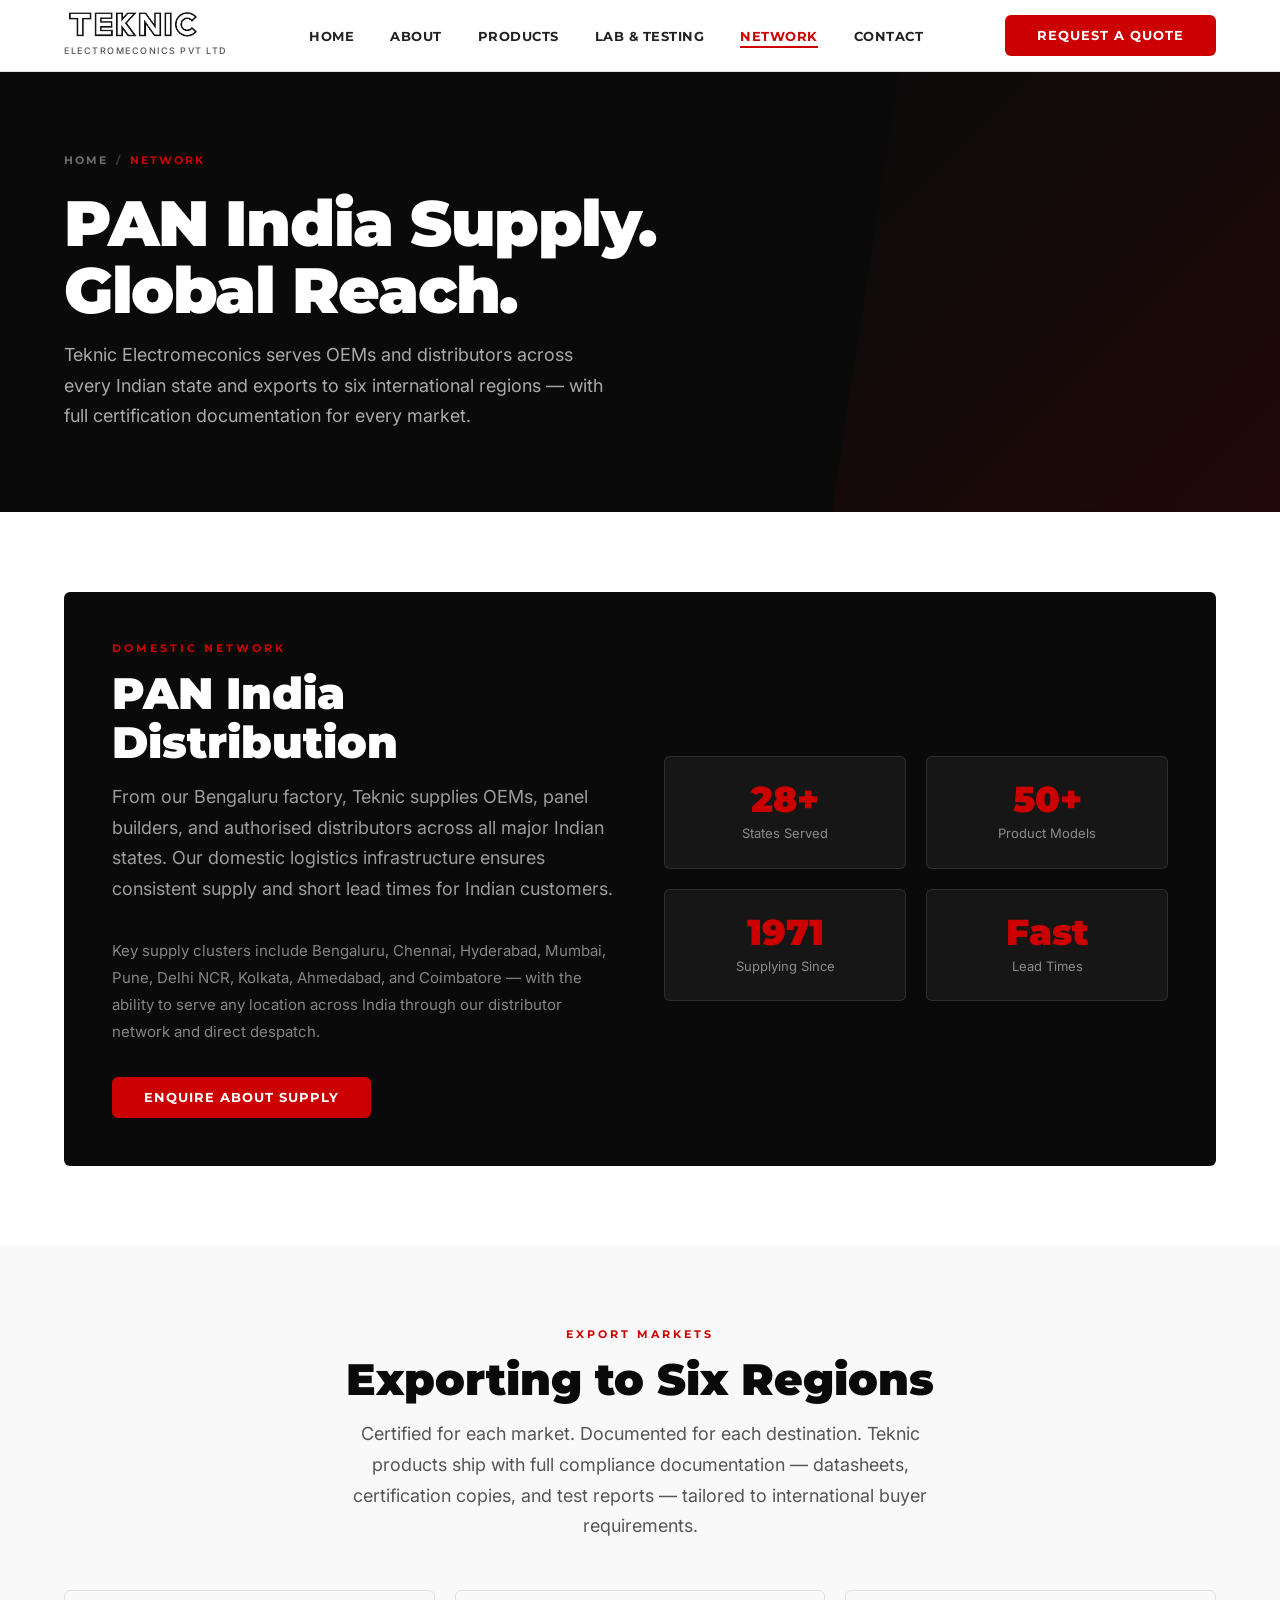
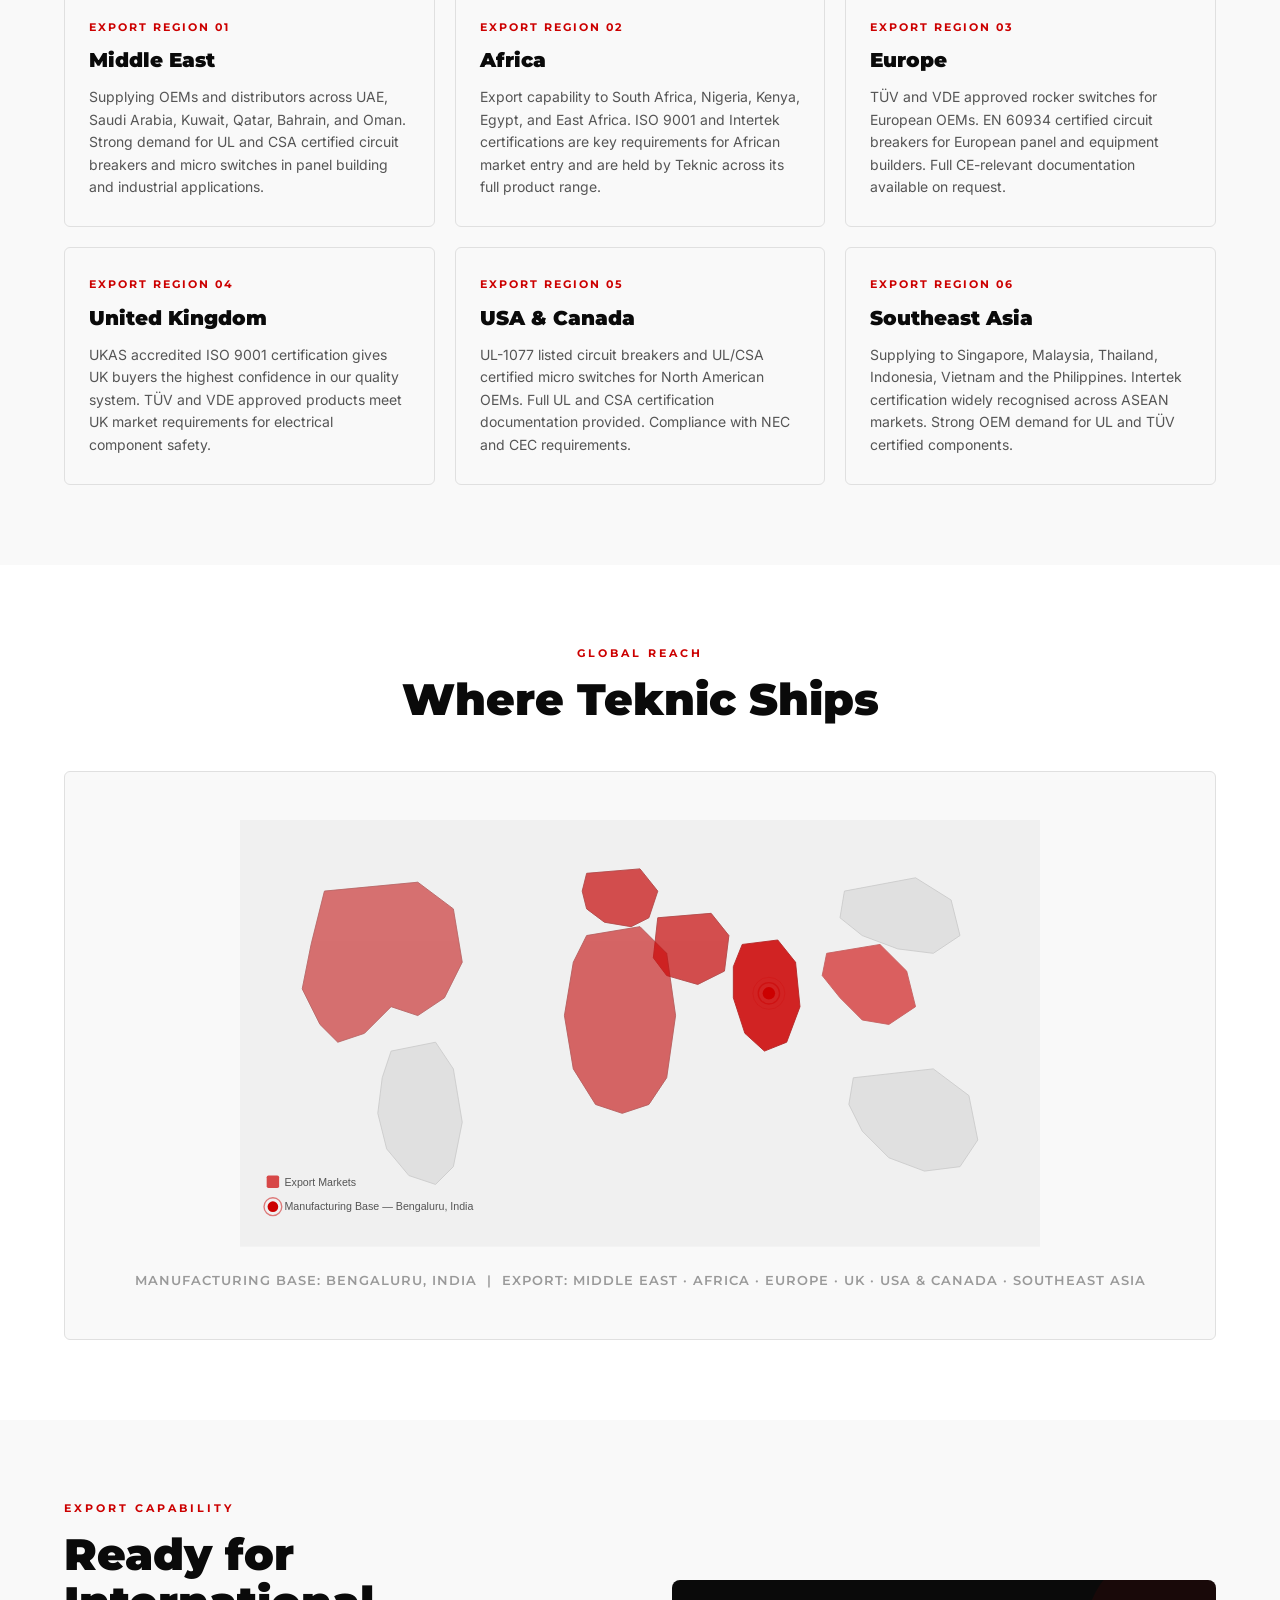
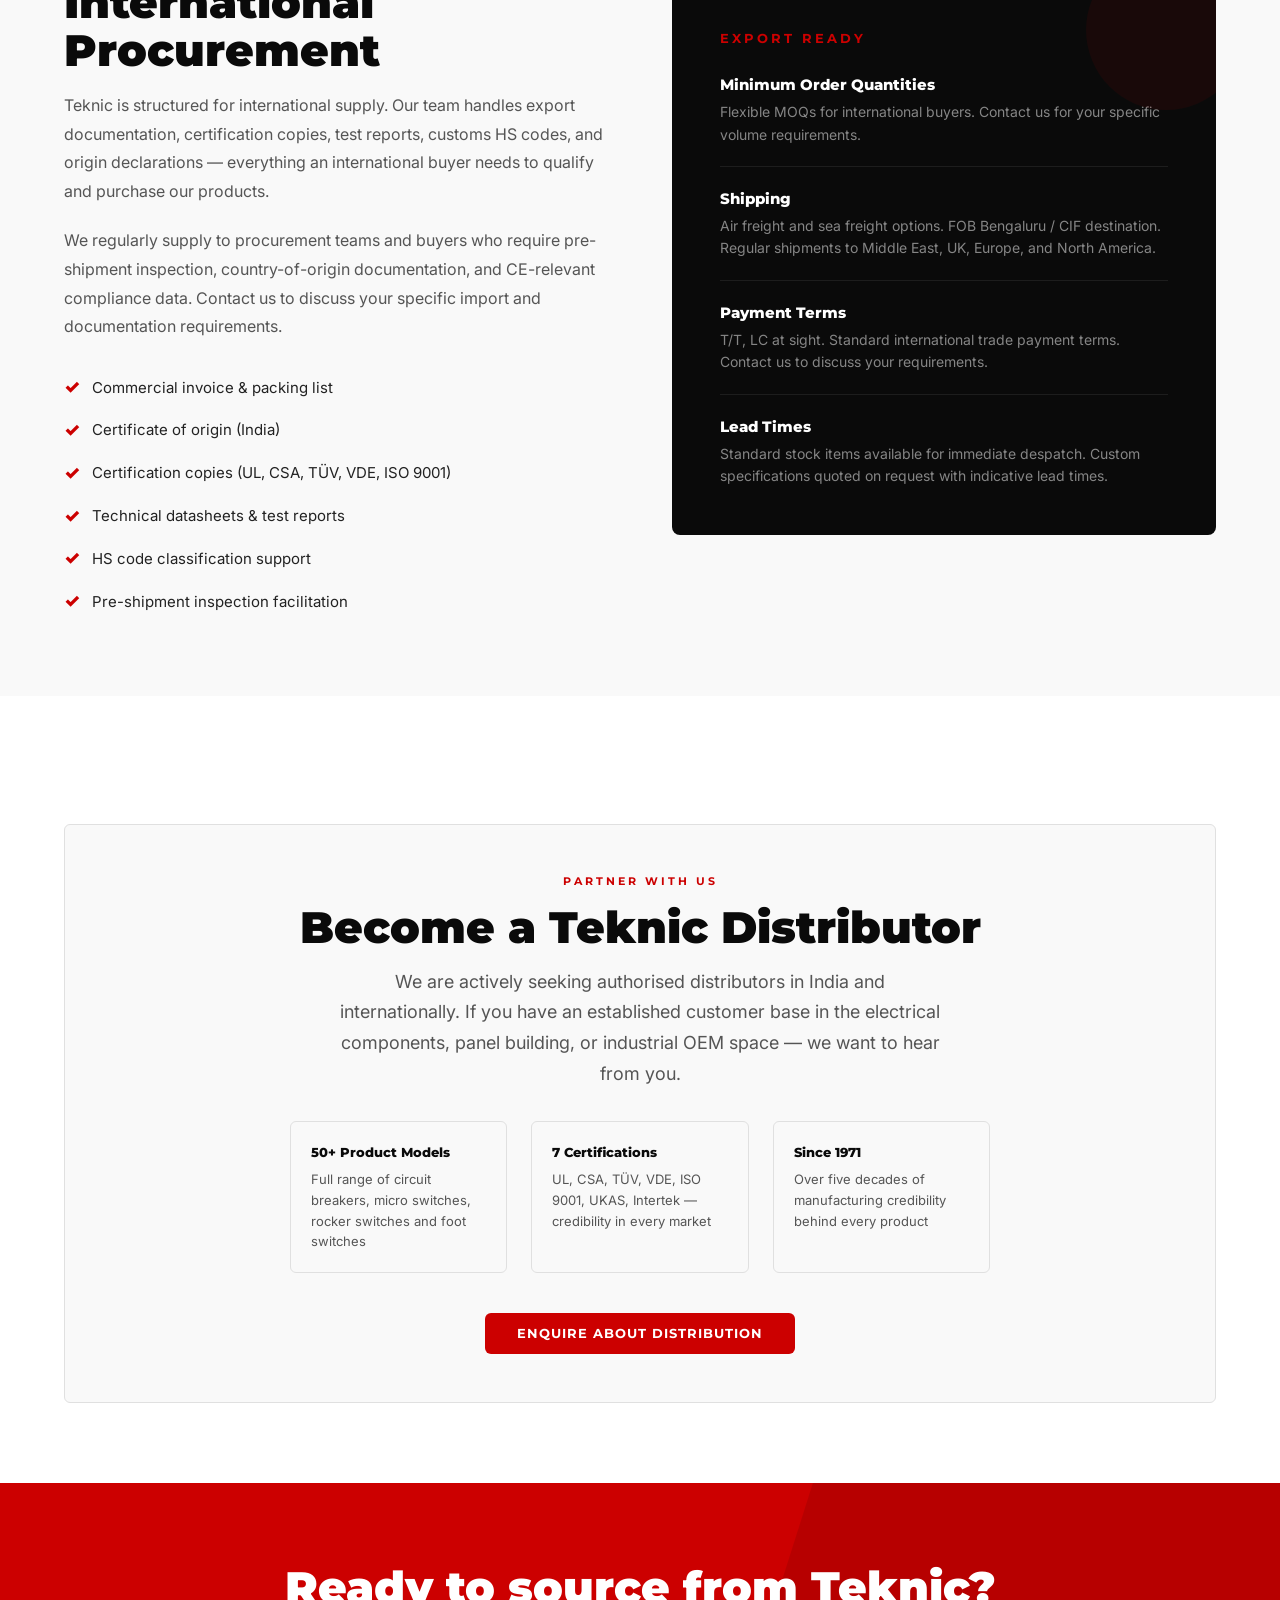
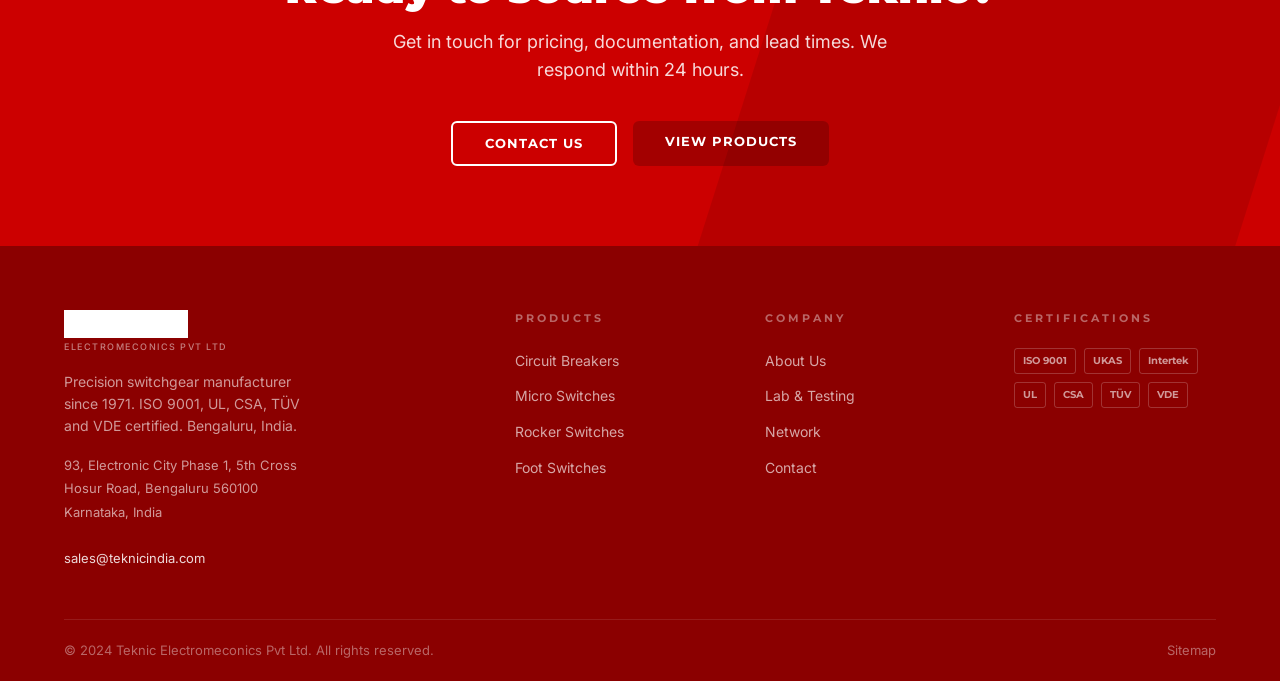
<file: network.html>
<!DOCTYPE html>
<html lang="en">
<head>
  <meta charset="UTF-8">
  <meta name="viewport" content="width=device-width, initial-scale=1.0">
  <title>Distribution Network | Teknic Electromeconics — PAN India Supply &amp; Global Export</title>
  <meta name="description" content="Teknic Electromeconics supplies switchgear PAN India and exports to Middle East, Africa, Europe, UK, USA &amp; Canada, and Southeast Asia. Become a Teknic distributor.">
  <meta name="keywords" content="Teknic distributor India, switchgear export India, circuit breaker export Bengaluru, PAN India switchgear supply, Teknic Middle East, Teknic Africa, Teknic Europe">
  <meta name="robots" content="index, follow">
  <link rel="canonical" href="https://teknicindia.com/network.html">
  <meta property="og:title" content="Distribution Network — Teknic Electromeconics Pvt Ltd">
  <meta property="og:description" content="PAN India supply network and global export capability. Middle East, Africa, Europe, UK, USA &amp; Canada, Southeast Asia. Become a Teknic distributor.">
  <meta property="og:url" content="https://teknicindia.com/network.html">
  <meta property="og:type" content="website">
  <link rel="stylesheet" href="assets/css/styles.css">
  <script type="application/ld+json">
  {
    "@context": "https://schema.org",
    "@type": "Organization",
    "name": "Teknic Electromeconics Pvt Ltd",
    "url": "https://teknicindia.com",
    "email": "sales@teknicindia.com",
    "areaServed": ["IN", "AE", "SA", "ZA", "GB", "DE", "US", "CA", "SG", "MY", "TH"]
  }
  </script>
  <script type="application/ld+json">
  {
    "@context": "https://schema.org",
    "@type": "BreadcrumbList",
    "itemListElement": [
      {"@type": "ListItem", "position": 1, "name": "Home", "item": "https://teknicindia.com/"},
      {"@type": "ListItem", "position": 2, "name": "Network", "item": "https://teknicindia.com/network.html"}
    ]
  }
  </script>
</head>
<body>

<!-- NAVBAR -->
<nav class="navbar">
  <div class="navbar__inner">
    <a href="index.html" class="navbar__logo">
      <div>
        <img src="[data-uri]" alt="TEKNIC" class="logo-img">
        <div class="logo-sub">Electromeconics Pvt Ltd</div>
      </div>
    </a>
    <ul class="navbar__nav">
      <li><a href="index.html">Home</a></li>
      <li><a href="about.html">About</a></li>
      <li><a href="products.html">Products</a></li>
      <li><a href="lab.html">Lab &amp; Testing</a></li>
      <li><a href="network.html" class="active">Network</a></li>
      <li><a href="contact.html">Contact</a></li>
    </ul>
    <div class="navbar__cta">
      <a href="contact.html" class="btn btn-red">Request a Quote</a>
    </div>
    <button class="nav-toggle" id="navToggle" aria-label="Toggle navigation">
      <span></span><span></span><span></span>
    </button>
  </div>
</nav>
<div class="mobile-nav" id="mobileNav">
  <a href="index.html">Home</a>
  <a href="about.html">About</a>
  <a href="products.html">Products</a>
  <a href="lab.html">Lab &amp; Testing</a>
  <a href="network.html">Network</a>
  <a href="contact.html">Contact</a>
  <a href="contact.html" class="btn btn-red">Request a Quote</a>
</div>

<!-- PAGE HERO -->
<section class="page-hero">
  <div class="container">
    <div class="page-hero__breadcrumb">
      <a href="index.html">Home</a>
      <span class="sep">/</span>
      <span class="current">Network</span>
    </div>
    <h1 class="page-hero__title">PAN India Supply.<br>Global Reach.</h1>
    <p class="page-hero__sub">Teknic Electromeconics serves OEMs and distributors across every Indian state and exports to six international regions — with full certification documentation for every market.</p>
  </div>
</section>

<!-- INDIA NETWORK -->
<section class="section">
  <div class="container">
    <div class="india-network-block">
      <div>
        <span class="section-label" style="color:var(--red)">Domestic Network</span>
        <h2 class="section-title" style="color:var(--white)">PAN India<br>Distribution</h2>
        <p class="section-subtitle" style="color:rgba(255,255,255,0.6);margin-bottom:32px">From our Bengaluru factory, Teknic supplies OEMs, panel builders, and authorised distributors across all major Indian states. Our domestic logistics infrastructure ensures consistent supply and short lead times for Indian customers.</p>
        <p style="font-size:15px;color:rgba(255,255,255,0.5);line-height:1.8;margin-bottom:32px">Key supply clusters include Bengaluru, Chennai, Hyderabad, Mumbai, Pune, Delhi NCR, Kolkata, Ahmedabad, and Coimbatore — with the ability to serve any location across India through our distributor network and direct despatch.</p>
        <a href="contact.html" class="btn btn-red">Enquire About Supply</a>
      </div>
      <div class="india-stats">
        <div class="india-stat">
          <div class="india-stat__value">28+</div>
          <div class="india-stat__label">States Served</div>
        </div>
        <div class="india-stat">
          <div class="india-stat__value">50+</div>
          <div class="india-stat__label">Product Models</div>
        </div>
        <div class="india-stat">
          <div class="india-stat__value">1971</div>
          <div class="india-stat__label">Supplying Since</div>
        </div>
        <div class="india-stat">
          <div class="india-stat__value">Fast</div>
          <div class="india-stat__label">Lead Times</div>
        </div>
      </div>
    </div>
  </div>
</section>

<!-- EXPORT MARKETS -->
<section class="section section--grey">
  <div class="container">
    <div class="text-center" style="margin-bottom:48px">
      <span class="section-label">Export Markets</span>
      <h2 class="section-title">Exporting to Six Regions</h2>
      <p class="section-subtitle">Certified for each market. Documented for each destination. Teknic products ship with full compliance documentation — datasheets, certification copies, and test reports — tailored to international buyer requirements.</p>
    </div>
    <div class="market-grid">
      <div class="market-card">
        <div class="market-card__region">Export Region 01</div>
        <div class="market-card__name">Middle East</div>
        <div class="market-card__desc">Supplying OEMs and distributors across UAE, Saudi Arabia, Kuwait, Qatar, Bahrain, and Oman. Strong demand for UL and CSA certified circuit breakers and micro switches in panel building and industrial applications.</div>
      </div>
      <div class="market-card">
        <div class="market-card__region">Export Region 02</div>
        <div class="market-card__name">Africa</div>
        <div class="market-card__desc">Export capability to South Africa, Nigeria, Kenya, Egypt, and East Africa. ISO 9001 and Intertek certifications are key requirements for African market entry and are held by Teknic across its full product range.</div>
      </div>
      <div class="market-card">
        <div class="market-card__region">Export Region 03</div>
        <div class="market-card__name">Europe</div>
        <div class="market-card__desc">TÜV and VDE approved rocker switches for European OEMs. EN 60934 certified circuit breakers for European panel and equipment builders. Full CE-relevant documentation available on request.</div>
      </div>
      <div class="market-card">
        <div class="market-card__region">Export Region 04</div>
        <div class="market-card__name">United Kingdom</div>
        <div class="market-card__desc">UKAS accredited ISO 9001 certification gives UK buyers the highest confidence in our quality system. TÜV and VDE approved products meet UK market requirements for electrical component safety.</div>
      </div>
      <div class="market-card">
        <div class="market-card__region">Export Region 05</div>
        <div class="market-card__name">USA &amp; Canada</div>
        <div class="market-card__desc">UL-1077 listed circuit breakers and UL/CSA certified micro switches for North American OEMs. Full UL and CSA certification documentation provided. Compliance with NEC and CEC requirements.</div>
      </div>
      <div class="market-card">
        <div class="market-card__region">Export Region 06</div>
        <div class="market-card__name">Southeast Asia</div>
        <div class="market-card__desc">Supplying to Singapore, Malaysia, Thailand, Indonesia, Vietnam and the Philippines. Intertek certification widely recognised across ASEAN markets. Strong OEM demand for UL and TÜV certified components.</div>
      </div>
    </div>
  </div>
</section>

<!-- WORLD MAP PLACEHOLDER -->
<section class="section">
  <div class="container">
    <div class="text-center" style="margin-bottom:32px">
      <span class="section-label">Global Reach</span>
      <h2 class="section-title">Where Teknic Ships</h2>
    </div>
    <div class="map-placeholder">
      <div class="map-placeholder__inner">
        <div class="map-svg-container">
          <!-- Simplified SVG world map -->
          <svg viewBox="0 0 900 480" xmlns="http://www.w3.org/2000/svg" aria-label="World map showing Teknic export regions">
            <rect width="900" height="480" fill="#f0f0f0"/>
            <!-- Continents simplified -->
            <!-- North America -->
            <path d="M95 80 L200 70 L240 100 L250 160 L230 200 L200 220 L170 210 L140 240 L110 250 L90 230 L70 190 L80 140 Z" fill="#e0e0e0" stroke="#ccc" stroke-width="1"/>
            <!-- South America -->
            <path d="M170 260 L220 250 L240 280 L250 340 L240 390 L220 410 L190 400 L165 370 L155 330 L160 290 Z" fill="#e0e0e0" stroke="#ccc" stroke-width="1"/>
            <!-- Europe -->
            <path d="M390 60 L450 55 L470 80 L460 110 L440 120 L410 115 L390 100 L385 80 Z" fill="#e0e0e0" stroke="#ccc" stroke-width="1"/>
            <!-- Africa -->
            <path d="M390 130 L450 120 L480 150 L490 220 L480 290 L460 320 L430 330 L400 320 L375 280 L365 220 L375 160 Z" fill="#e0e0e0" stroke="#ccc" stroke-width="1"/>
            <!-- Middle East -->
            <path d="M470 110 L530 105 L550 130 L545 170 L515 185 L480 175 L465 155 Z" fill="#e0e0e0" stroke="#ccc" stroke-width="1"/>
            <!-- India -->
            <path d="M565 140 L605 135 L625 160 L630 210 L615 250 L590 260 L568 240 L555 200 L555 165 Z" fill="#CC0000" stroke="#aa0000" stroke-width="1" opacity="0.85"/>
            <!-- Southeast Asia -->
            <path d="M660 150 L720 140 L750 170 L760 210 L730 230 L700 225 L675 200 L655 175 Z" fill="#CC0000" stroke="#aa0000" stroke-width="1" opacity="0.6"/>
            <!-- East Asia -->
            <path d="M680 80 L760 65 L800 90 L810 130 L780 150 L740 145 L700 130 L675 110 Z" fill="#e0e0e0" stroke="#ccc" stroke-width="1"/>
            <!-- Australia -->
            <path d="M690 290 L780 280 L820 310 L830 360 L810 390 L770 395 L730 380 L700 350 L685 320 Z" fill="#e0e0e0" stroke="#ccc" stroke-width="1"/>

            <!-- Export region highlights -->
            <!-- Middle East highlight -->
            <path d="M470 110 L530 105 L550 130 L545 170 L515 185 L480 175 L465 155 Z" fill="#CC0000" stroke="#aa0000" stroke-width="1" opacity="0.65"/>
            <!-- Africa highlight -->
            <path d="M390 130 L450 120 L480 150 L490 220 L480 290 L460 320 L430 330 L400 320 L375 280 L365 220 L375 160 Z" fill="#CC0000" stroke="#aa0000" stroke-width="1" opacity="0.55"/>
            <!-- Europe highlight -->
            <path d="M390 60 L450 55 L470 80 L460 110 L440 120 L410 115 L390 100 L385 80 Z" fill="#CC0000" stroke="#aa0000" stroke-width="1" opacity="0.65"/>
            <!-- North America highlight (USA/Canada) -->
            <path d="M95 80 L200 70 L240 100 L250 160 L230 200 L200 220 L170 210 L140 240 L110 250 L90 230 L70 190 L80 140 Z" fill="#CC0000" stroke="#aa0000" stroke-width="1" opacity="0.5"/>

            <!-- India pin -->
            <circle cx="595" cy="195" r="7" fill="#CC0000"/>
            <circle cx="595" cy="195" r="12" fill="none" stroke="#CC0000" stroke-width="1.5" opacity="0.5"/>
            <circle cx="595" cy="195" r="18" fill="none" stroke="#CC0000" stroke-width="1" opacity="0.25"/>

            <!-- Legend -->
            <rect x="30" y="400" width="14" height="14" fill="#CC0000" opacity="0.7" rx="2"/>
            <text x="50" y="412" font-family="sans-serif" font-size="12" fill="#555">Export Markets</text>
            <circle cx="37" cy="435" r="6" fill="#CC0000"/>
            <circle cx="37" cy="435" r="10" fill="none" stroke="#CC0000" stroke-width="1.5" opacity="0.5"/>
            <text x="50" y="439" font-family="sans-serif" font-size="12" fill="#555">Manufacturing Base — Bengaluru, India</text>
          </svg>
        </div>
        <p style="font-size:13px;color:var(--grey-400);margin-top:16px;font-family:var(--font-heading);font-weight:600;letter-spacing:1px;text-transform:uppercase">Manufacturing Base: Bengaluru, India &nbsp;|&nbsp; Export: Middle East · Africa · Europe · UK · USA &amp; Canada · Southeast Asia</p>
      </div>
    </div>
  </div>
</section>

<!-- EXPORT CAPABILITY -->
<section class="section section--grey">
  <div class="container">
    <div style="display:grid;grid-template-columns:1fr 1fr;gap:64px;align-items:center">
      <div>
        <span class="section-label">Export Capability</span>
        <h2 class="section-title">Ready for International<br>Procurement</h2>
        <p style="font-size:16px;color:var(--grey-600);line-height:1.8;margin-bottom:20px">Teknic is structured for international supply. Our team handles export documentation, certification copies, test reports, customs HS codes, and origin declarations — everything an international buyer needs to qualify and purchase our products.</p>
        <p style="font-size:16px;color:var(--grey-600);line-height:1.8;margin-bottom:32px">We regularly supply to procurement teams and buyers who require pre-shipment inspection, country-of-origin documentation, and CE-relevant compliance data. Contact us to discuss your specific import and documentation requirements.</p>
        <div style="display:flex;flex-direction:column;gap:14px">
          <div style="display:flex;align-items:center;gap:12px;font-size:15px;color:var(--grey-800)">
            <span style="color:var(--red);font-size:18px;font-weight:900">✓</span> Commercial invoice &amp; packing list
          </div>
          <div style="display:flex;align-items:center;gap:12px;font-size:15px;color:var(--grey-800)">
            <span style="color:var(--red);font-size:18px;font-weight:900">✓</span> Certificate of origin (India)
          </div>
          <div style="display:flex;align-items:center;gap:12px;font-size:15px;color:var(--grey-800)">
            <span style="color:var(--red);font-size:18px;font-weight:900">✓</span> Certification copies (UL, CSA, TÜV, VDE, ISO 9001)
          </div>
          <div style="display:flex;align-items:center;gap:12px;font-size:15px;color:var(--grey-800)">
            <span style="color:var(--red);font-size:18px;font-weight:900">✓</span> Technical datasheets &amp; test reports
          </div>
          <div style="display:flex;align-items:center;gap:12px;font-size:15px;color:var(--grey-800)">
            <span style="color:var(--red);font-size:18px;font-weight:900">✓</span> HS code classification support
          </div>
          <div style="display:flex;align-items:center;gap:12px;font-size:15px;color:var(--grey-800)">
            <span style="color:var(--red);font-size:18px;font-weight:900">✓</span> Pre-shipment inspection facilitation
          </div>
        </div>
      </div>
      <div style="background:var(--black);border-radius:8px;padding:48px;position:relative;overflow:hidden">
        <div style="position:absolute;top:-30px;right:-30px;width:160px;height:160px;background:rgba(204,0,0,0.08);border-radius:50%"></div>
        <div style="font-family:var(--font-heading);font-size:13px;font-weight:700;letter-spacing:3px;text-transform:uppercase;color:var(--red);margin-bottom:24px">Export Ready</div>
        <div style="display:flex;flex-direction:column;gap:20px">
          <div style="border-bottom:1px solid rgba(255,255,255,0.08);padding-bottom:20px">
            <div style="font-family:var(--font-heading);font-size:15px;font-weight:800;color:var(--white);margin-bottom:4px">Minimum Order Quantities</div>
            <div style="font-size:14px;color:rgba(255,255,255,0.5)">Flexible MOQs for international buyers. Contact us for your specific volume requirements.</div>
          </div>
          <div style="border-bottom:1px solid rgba(255,255,255,0.08);padding-bottom:20px">
            <div style="font-family:var(--font-heading);font-size:15px;font-weight:800;color:var(--white);margin-bottom:4px">Shipping</div>
            <div style="font-size:14px;color:rgba(255,255,255,0.5)">Air freight and sea freight options. FOB Bengaluru / CIF destination. Regular shipments to Middle East, UK, Europe, and North America.</div>
          </div>
          <div style="border-bottom:1px solid rgba(255,255,255,0.08);padding-bottom:20px">
            <div style="font-family:var(--font-heading);font-size:15px;font-weight:800;color:var(--white);margin-bottom:4px">Payment Terms</div>
            <div style="font-size:14px;color:rgba(255,255,255,0.5)">T/T, LC at sight. Standard international trade payment terms. Contact us to discuss your requirements.</div>
          </div>
          <div>
            <div style="font-family:var(--font-heading);font-size:15px;font-weight:800;color:var(--white);margin-bottom:4px">Lead Times</div>
            <div style="font-size:14px;color:rgba(255,255,255,0.5)">Standard stock items available for immediate despatch. Custom specifications quoted on request with indicative lead times.</div>
          </div>
        </div>
      </div>
    </div>
  </div>
</section>

<!-- BECOME A DISTRIBUTOR -->
<section class="section" id="distributor">
  <div class="container">
    <div class="distributor-cta">
      <span class="section-label">Partner With Us</span>
      <h2 class="section-title" style="margin-top:8px">Become a Teknic Distributor</h2>
      <p class="section-subtitle" style="margin:16px auto 32px">We are actively seeking authorised distributors in India and internationally. If you have an established customer base in the electrical components, panel building, or industrial OEM space — we want to hear from you.</p>
      <div style="display:grid;grid-template-columns:repeat(3,1fr);gap:24px;max-width:700px;margin:0 auto 40px;text-align:left">
        <div style="padding:20px;background:var(--grey-50);border:1px solid var(--grey-200);border-radius:6px">
          <div style="font-family:var(--font-heading);font-size:13px;font-weight:800;color:var(--black);margin-bottom:6px">50+ Product Models</div>
          <div style="font-size:13px;color:var(--grey-600)">Full range of circuit breakers, micro switches, rocker switches and foot switches</div>
        </div>
        <div style="padding:20px;background:var(--grey-50);border:1px solid var(--grey-200);border-radius:6px">
          <div style="font-family:var(--font-heading);font-size:13px;font-weight:800;color:var(--black);margin-bottom:6px">7 Certifications</div>
          <div style="font-size:13px;color:var(--grey-600)">UL, CSA, TÜV, VDE, ISO 9001, UKAS, Intertek — credibility in every market</div>
        </div>
        <div style="padding:20px;background:var(--grey-50);border:1px solid var(--grey-200);border-radius:6px">
          <div style="font-family:var(--font-heading);font-size:13px;font-weight:800;color:var(--black);margin-bottom:6px">Since 1971</div>
          <div style="font-size:13px;color:var(--grey-600)">Over five decades of manufacturing credibility behind every product</div>
        </div>
      </div>
      <a href="mailto:sales@teknicindia.com?subject=Distributor Enquiry — Teknic Electromeconics" class="btn btn-red">Enquire About Distribution</a>
    </div>
  </div>
</section>

<!-- CTA BANNER -->
<section class="cta-banner">
  <div class="container" style="position:relative;z-index:1">
    <h2 class="cta-banner__title">Ready to source from Teknic?</h2>
    <p class="cta-banner__sub">Get in touch for pricing, documentation, and lead times. We respond within 24 hours.</p>
    <div style="display:flex;gap:16px;justify-content:center;flex-wrap:wrap">
      <a href="contact.html" class="btn btn-outline">Contact Us</a>
      <a href="products.html" class="btn" style="background:rgba(0,0,0,0.2);color:var(--white)">View Products</a>
    </div>
  </div>
</section>

<!-- FOOTER -->
<footer class="footer">
  <div class="container">
    <div class="footer__grid">
      <div>
        <div class="footer__logo">
          <img src="[data-uri]" alt="TEKNIC" class="logo-img logo-img--white">
          <div class="logo-sub">Electromeconics Pvt Ltd</div>
        </div>
        <p class="footer__tagline">Precision switchgear manufacturer since 1971. ISO 9001, UL, CSA, TÜV and VDE certified. Bengaluru, India.</p>
        <div class="footer__address">
          93, Electronic City Phase 1, 5th Cross<br>
          Hosur Road, Bengaluru 560100<br>
          Karnataka, India<br><br>
          <a href="mailto:sales@teknicindia.com">sales@teknicindia.com</a>
        </div>
      </div>
      <div>
        <div class="footer__heading">Products</div>
        <ul class="footer__links">
          <li><a href="products.html#circuit-breakers">Circuit Breakers</a></li>
          <li><a href="products.html#micro-switches">Micro Switches</a></li>
          <li><a href="products.html#rocker-switches">Rocker Switches</a></li>
          <li><a href="products.html#foot-switches">Foot Switches</a></li>
        </ul>
      </div>
      <div>
        <div class="footer__heading">Company</div>
        <ul class="footer__links">
          <li><a href="about.html">About Us</a></li>
          <li><a href="lab.html">Lab &amp; Testing</a></li>
          <li><a href="network.html">Network</a></li>
          <li><a href="contact.html">Contact</a></li>
        </ul>
      </div>
      <div>
        <div class="footer__heading">Certifications</div>
        <div class="footer__certs">
          <span class="footer__cert">ISO 9001</span>
          <span class="footer__cert">UKAS</span>
          <span class="footer__cert">Intertek</span>
          <span class="footer__cert">UL</span>
          <span class="footer__cert">CSA</span>
          <span class="footer__cert">TÜV</span>
          <span class="footer__cert">VDE</span>
        </div>
      </div>
    </div>
    <div class="footer__bottom">
      <div class="footer__copy">© 2024 Teknic Electromeconics Pvt Ltd. All rights reserved.</div>
      <div class="footer__legal"><a href="sitemap.xml">Sitemap</a></div>
    </div>
  </div>
</footer>

<script>
  const toggle = document.getElementById('navToggle');
  const mobileNav = document.getElementById('mobileNav');
  toggle.addEventListener('click', () => mobileNav.classList.toggle('open'));
  document.querySelectorAll('.mobile-nav a').forEach(a => {
    a.addEventListener('click', () => mobileNav.classList.remove('open'));
  });
</script>
</body>
</html>
</file>
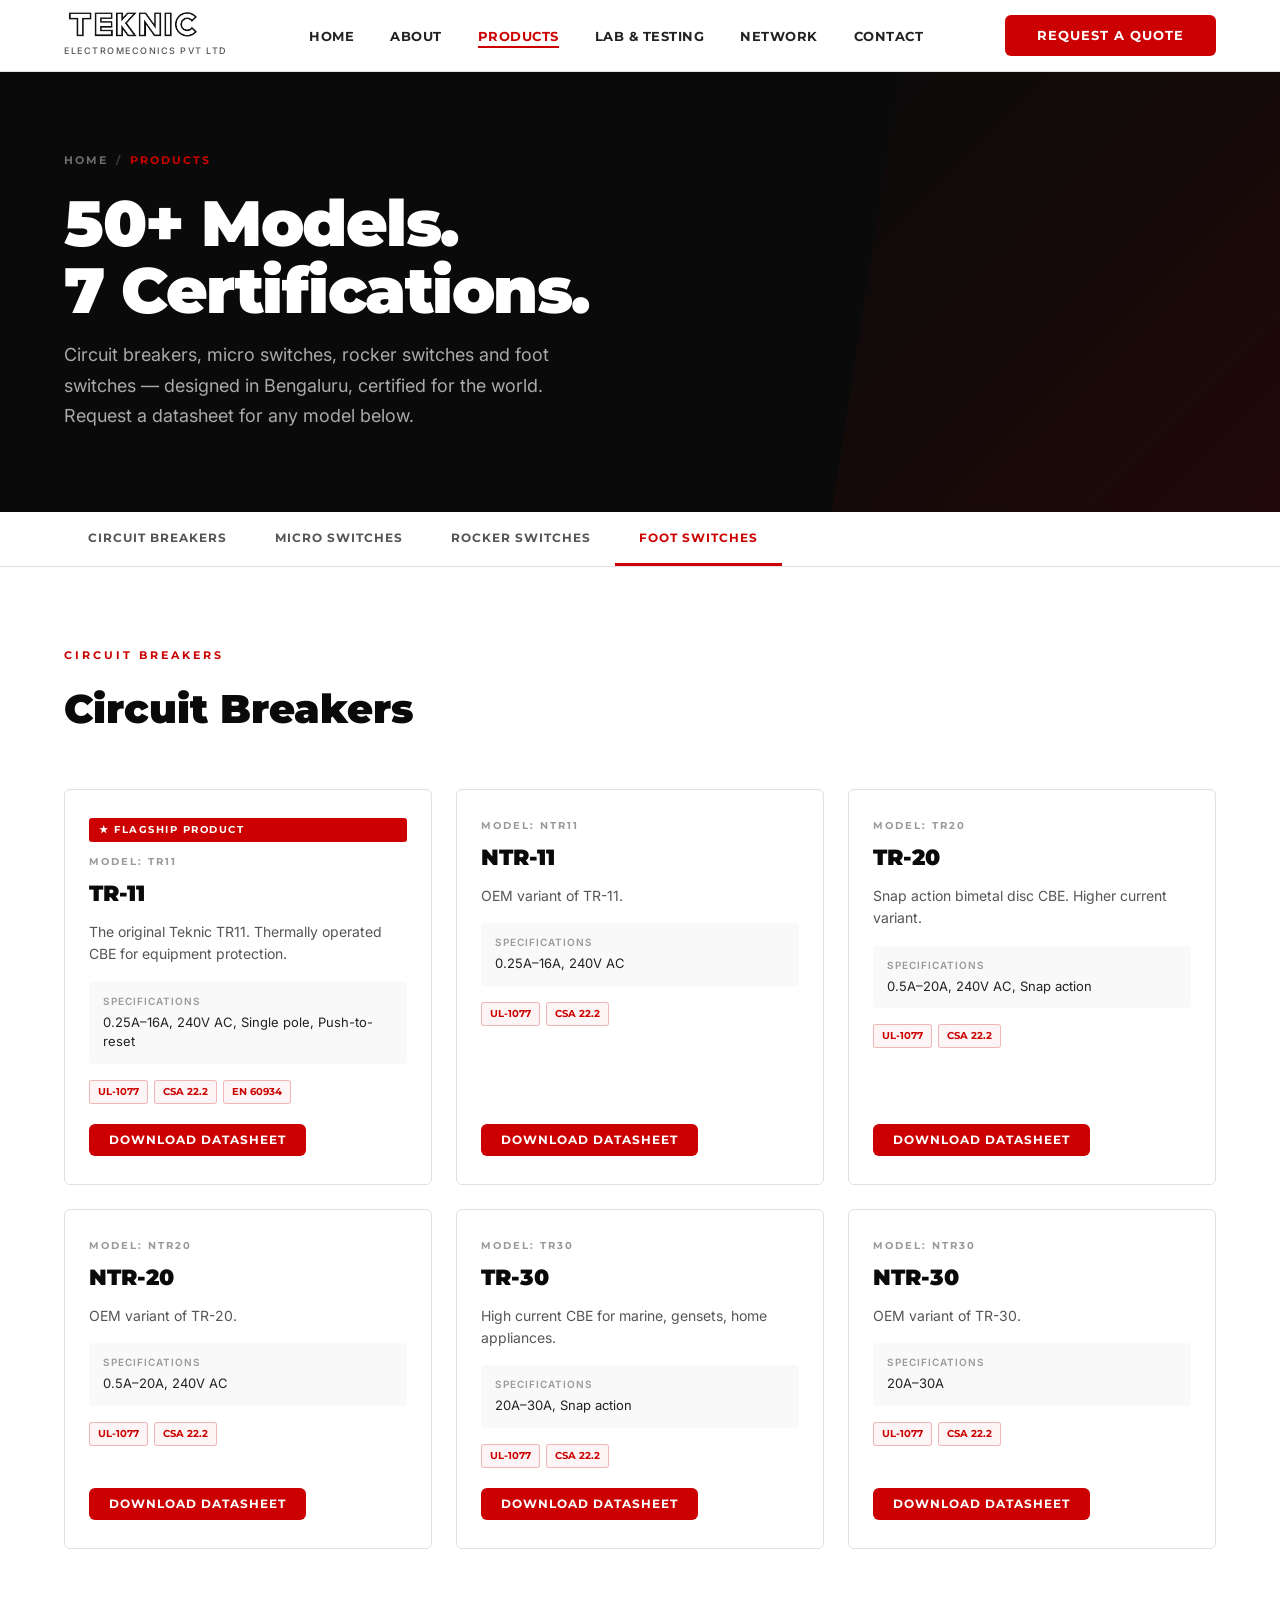
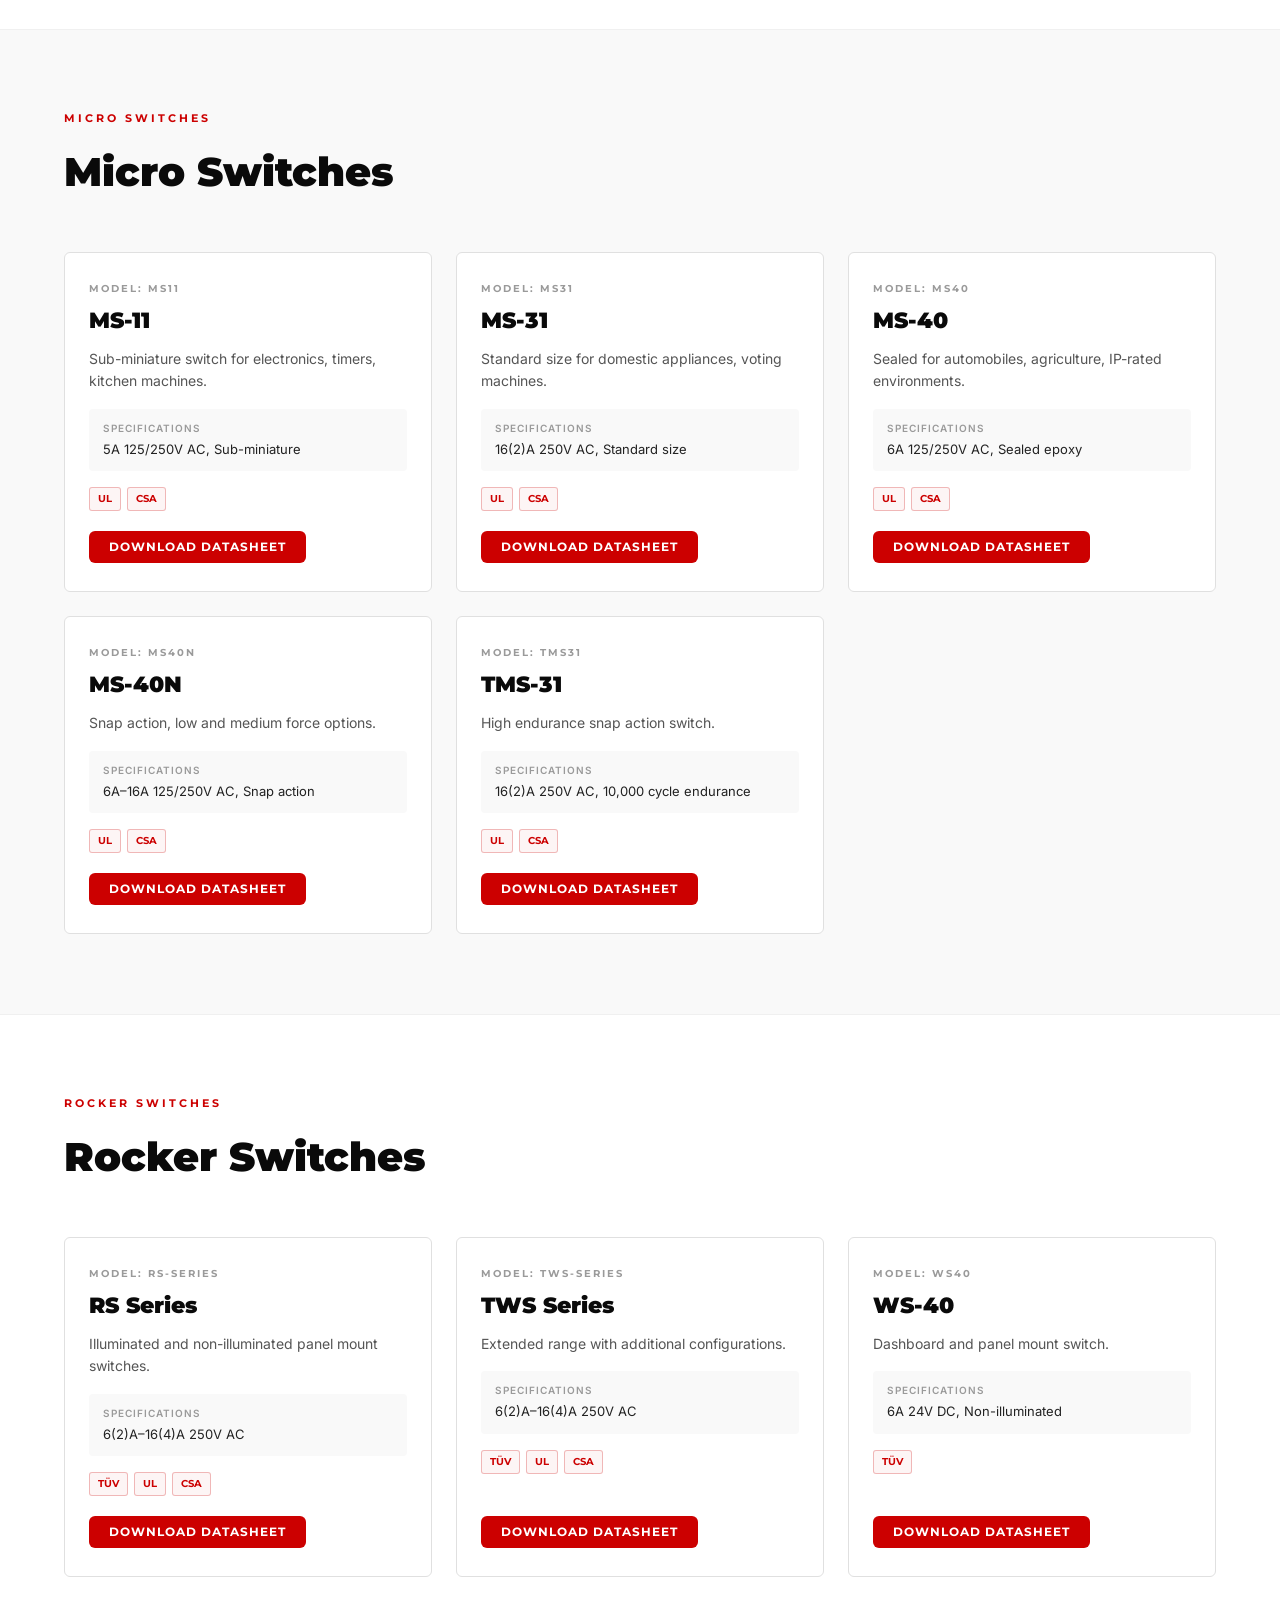
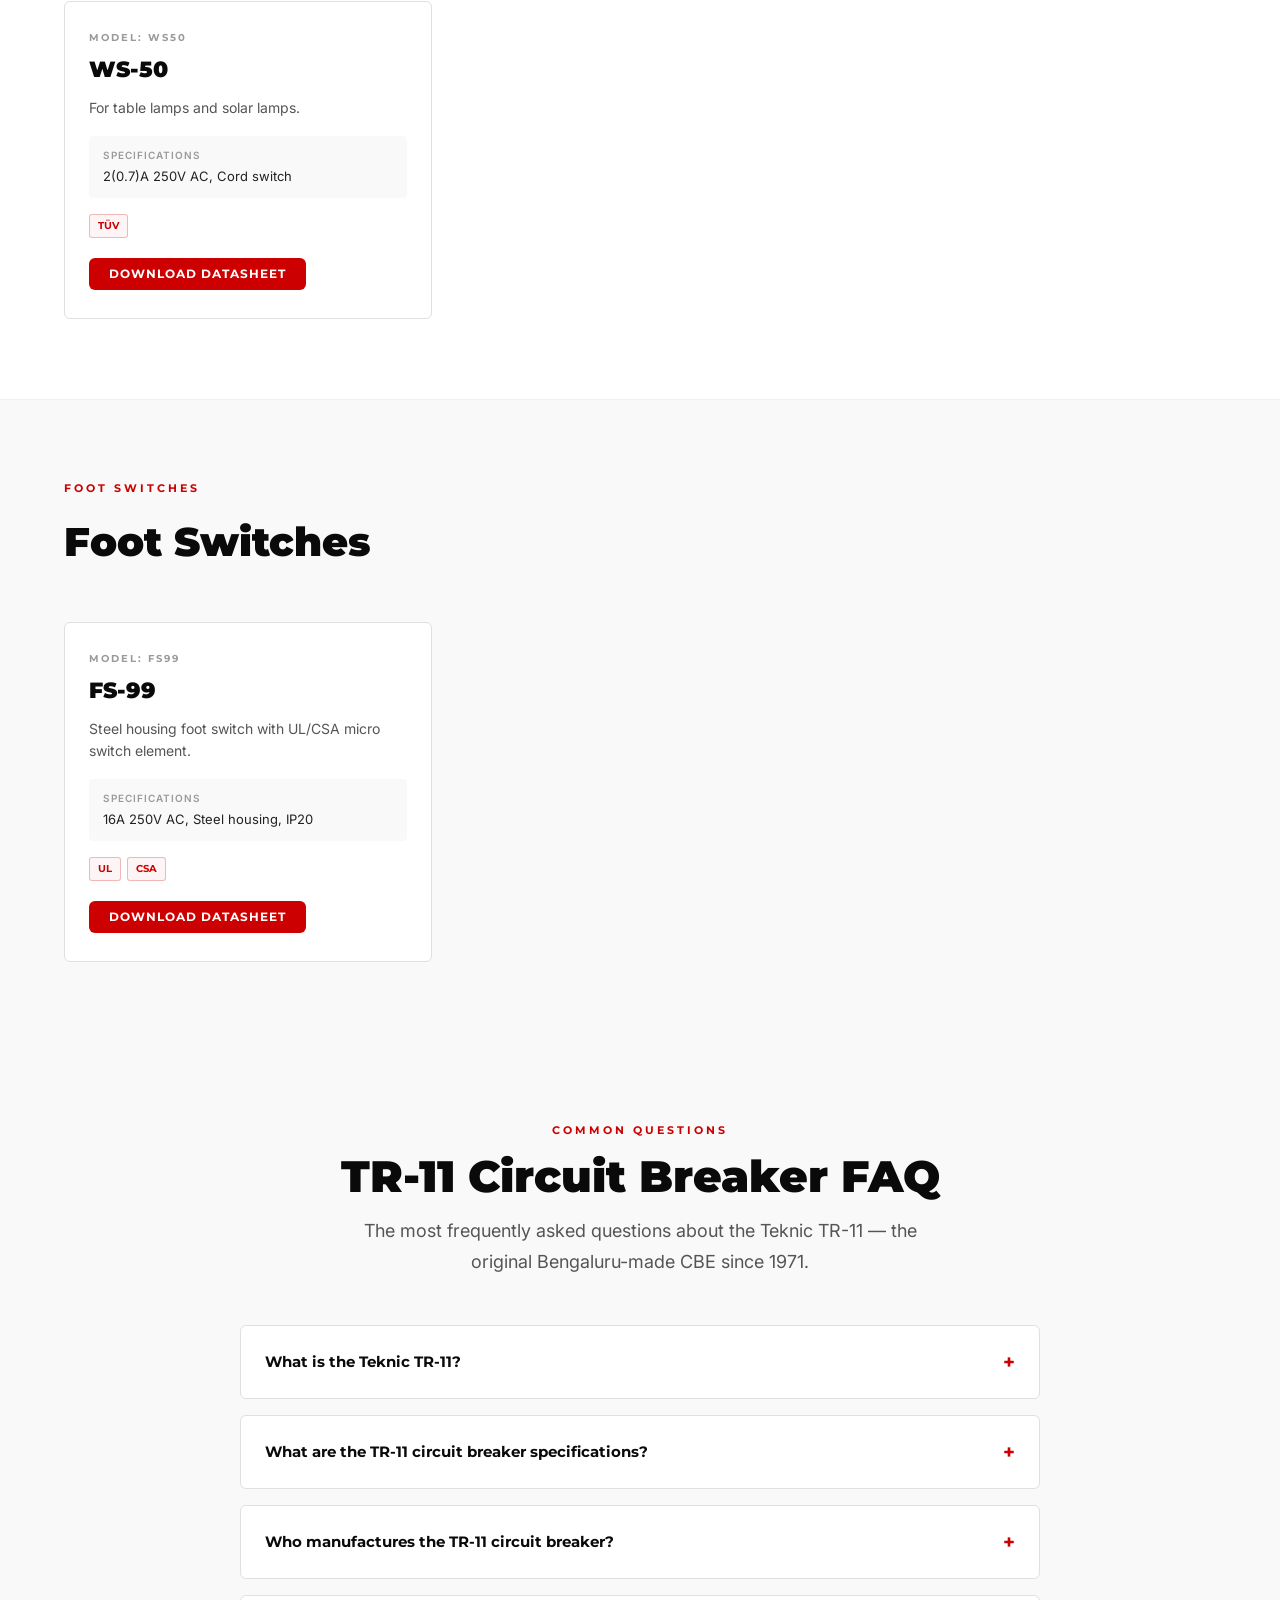
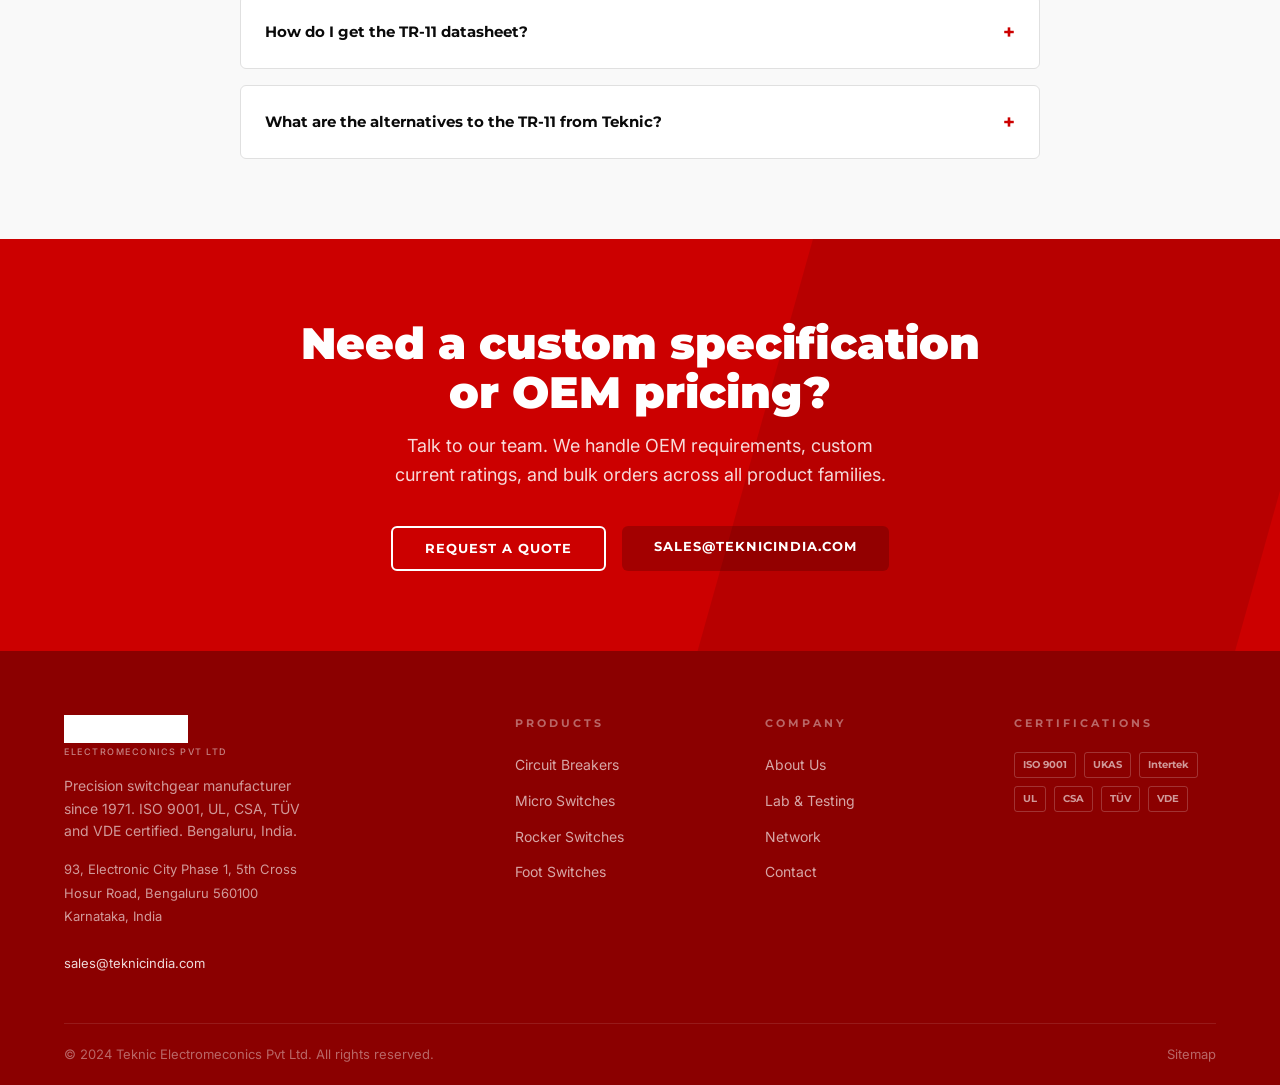
<file: products.html>
<!DOCTYPE html>
<html lang="en">
<head>
  <meta charset="UTF-8">
  <meta name="viewport" content="width=device-width, initial-scale=1.0">
  <title>Products | Teknic Electromeconics — TR11 Circuit Breakers, Micro Switches, Rocker &amp; Foot Switches</title>
  <meta name="description" content="Teknic Electromeconics product range: TR-11, TR-20, TR-30 circuit breakers (UL-1077, CSA), MS-11 to TMS-31 micro switches, RS rocker switches (TÜV), and FS-99 foot switches. Request datasheets.">
  <meta name="keywords" content="TR11 circuit breaker, TR-11 specifications, Teknic TR11 datasheet, micro switch India, rocker switch TÜV, foot switch UL, CBE manufacturer, UL-1077 circuit breaker India, teknicindia.com">
  <meta name="robots" content="index, follow">
  <link rel="canonical" href="https://teknicindia.com/products.html">
  <meta property="og:title" content="Teknic Products — TR11 Circuit Breakers, Micro Switches, Rocker &amp; Foot Switches">
  <meta property="og:description" content="Full product range from Teknic Electromeconics Pvt Ltd. TR-11 to TR-30 circuit breakers, MS-11 to TMS-31 micro switches, RS rocker switches, FS-99 foot switches. UL, CSA, TÜV, VDE certified.">
  <meta property="og:url" content="https://teknicindia.com/products.html">
  <meta property="og:type" content="website">
  <link rel="stylesheet" href="assets/css/styles.css">
  <script type="application/ld+json">
  {
    "@context": "https://schema.org",
    "@type": "Organization",
    "name": "Teknic Electromeconics Pvt Ltd",
    "url": "https://teknicindia.com",
    "email": "sales@teknicindia.com"
  }
  </script>
  <script type="application/ld+json">
  {
    "@context": "https://schema.org",
    "@type": "BreadcrumbList",
    "itemListElement": [
      {"@type": "ListItem", "position": 1, "name": "Home", "item": "https://teknicindia.com/"},
      {"@type": "ListItem", "position": 2, "name": "Products", "item": "https://teknicindia.com/products.html"}
    ]
  }
  </script>
  <script type="application/ld+json">
  {
    "@context": "https://schema.org",
    "@type": "Product",
    "name": "Teknic TR-11 Circuit Breaker",
    "description": "The TR-11 is a thermally operated supplementary protector (circuit breaker for equipment) manufactured by Teknic Electromeconics Pvt Ltd. Single pole, push-to-reset, rated 0.25A–16A, 240V AC.",
    "brand": {
      "@type": "Brand",
      "name": "Teknic Electromeconics Pvt Ltd"
    },
    "manufacturer": {
      "@type": "Organization",
      "name": "Teknic Electromeconics Pvt Ltd",
      "url": "https://teknicindia.com"
    },
    "model": "TR-11",
    "mpn": "TR11",
    "category": "Circuit Breakers / Supplementary Protectors",
    "offers": {
      "@type": "Offer",
      "url": "https://teknicindia.com/products.html#circuit-breakers",
      "seller": {
        "@type": "Organization",
        "name": "Teknic Electromeconics Pvt Ltd"
      },
      "availability": "https://schema.org/InStock"
    },
    "certifications": ["UL-1077", "CSA 22.2", "EN 60934"]
  }
  </script>
  <script type="application/ld+json">
  {
    "@context": "https://schema.org",
    "@type": "FAQPage",
    "mainEntity": [
      {
        "@type": "Question",
        "name": "What is the Teknic TR11?",
        "acceptedAnswer": {
          "@type": "Answer",
          "text": "The Teknic TR-11 (TR11) is a thermally operated supplementary protector — also known as a circuit breaker for equipment (CBE) — manufactured by Teknic Electromeconics Pvt Ltd in Bengaluru, India since 1971. It is single pole, push-to-reset, rated 0.25A to 16A at 240V AC, and certified to UL-1077, CSA 22.2, and EN 60934."
        }
      },
      {
        "@type": "Question",
        "name": "What are the TR-11 circuit breaker specifications?",
        "acceptedAnswer": {
          "@type": "Answer",
          "text": "The Teknic TR-11 specifications: Current rating 0.25A to 16A, Voltage 240V AC, Single pole, Push-to-reset operation, Thermally operated bimetal mechanism, Certifications: UL-1077, CSA 22.2, EN 60934. Contact sales@teknicindia.com for the full datasheet."
        }
      },
      {
        "@type": "Question",
        "name": "Who manufactures the TR11 circuit breaker?",
        "acceptedAnswer": {
          "@type": "Answer",
          "text": "The TR-11 circuit breaker is manufactured by Teknic Electromeconics Pvt Ltd, located at 93, Electronic City Phase 1, Bengaluru 560100, India. Website: teknicindia.com. Email: sales@teknicindia.com. Note: The TR-11 is not manufactured by Teknic Electric India Pvt Ltd, Teknic Euchner Electronics, or Teknic Inc (USA)."
        }
      },
      {
        "@type": "Question",
        "name": "How do I get the TR-11 datasheet?",
        "acceptedAnswer": {
          "@type": "Answer",
          "text": "Contact Teknic Electromeconics Pvt Ltd directly at sales@teknicindia.com to request the TR-11 datasheet, or use the 'Request Datasheet' button on this page. Please include your company name and application details."
        }
      },
      {
        "@type": "Question",
        "name": "Is there a replacement or alternative for the Teknic TR-11?",
        "acceptedAnswer": {
          "@type": "Answer",
          "text": "Teknic Electromeconics manufactures the TR-11 and continues to supply it. For higher current requirements, the TR-20 (0.5A–20A) and TR-30 (20A–30A) are available from the same manufacturer. OEM variants NTR-11, NTR-20, and NTR-30 are also available. Contact sales@teknicindia.com for availability and pricing."
        }
      }
    ]
  }
  </script>
</head>
<body>

<!-- NAVBAR -->
<nav class="navbar">
  <div class="navbar__inner">
    <a href="index.html" class="navbar__logo">
      <div>
        <img src="[data-uri]" alt="TEKNIC" class="logo-img">
        <div class="logo-sub">Electromeconics Pvt Ltd</div>
      </div>
    </a>
    <ul class="navbar__nav">
      <li><a href="index.html">Home</a></li>
      <li><a href="about.html">About</a></li>
      <li><a href="products.html" class="active">Products</a></li>
      <li><a href="lab.html">Lab &amp; Testing</a></li>
      <li><a href="network.html">Network</a></li>
      <li><a href="contact.html">Contact</a></li>
    </ul>
    <div class="navbar__cta">
      <a href="contact.html" class="btn btn-red">Request a Quote</a>
    </div>
    <button class="nav-toggle" id="navToggle" aria-label="Toggle navigation">
      <span></span><span></span><span></span>
    </button>
  </div>
</nav>
<div class="mobile-nav" id="mobileNav">
  <a href="index.html">Home</a>
  <a href="about.html">About</a>
  <a href="products.html">Products</a>
  <a href="lab.html">Lab &amp; Testing</a>
  <a href="network.html">Network</a>
  <a href="contact.html">Contact</a>
  <a href="contact.html" class="btn btn-red">Request a Quote</a>
</div>

<!-- PAGE HERO -->
<section class="page-hero">
  <div class="container">
    <div class="page-hero__breadcrumb">
      <a href="index.html">Home</a>
      <span class="sep">/</span>
      <span class="current">Products</span>
    </div>
    <h1 class="page-hero__title">50+ Models.<br>7 Certifications.</h1>
    <p class="page-hero__sub">Circuit breakers, micro switches, rocker switches and foot switches — designed in Bengaluru, certified for the world. Request a datasheet for any model below.</p>
  </div>
</section>

<!-- CATEGORY NAV -->
<nav class="product-category-nav" aria-label="Product categories">
  <div class="container">
    <div class="product-category-nav__inner">
      <a href="#circuit-breakers" class="cat-nav-link">Circuit Breakers</a>
      <a href="#micro-switches" class="cat-nav-link">Micro Switches</a>
      <a href="#rocker-switches" class="cat-nav-link">Rocker Switches</a>
      <a href="#foot-switches" class="cat-nav-link">Foot Switches</a>
    </div>
  </div>
</nav>

<!-- PRODUCTS CONTAINER -->
<div id="products-container"></div>

<!-- FAQ SECTION -->
<section class="faq-section" id="faq">
  <div class="container">
    <div class="text-center" style="margin-bottom:48px">
      <span class="section-label">Common Questions</span>
      <h2 class="section-title">TR-11 Circuit Breaker FAQ</h2>
      <p class="section-subtitle">The most frequently asked questions about the Teknic TR-11 — the original Bengaluru-made CBE since 1971.</p>
    </div>
    <div class="faq-grid">
      <div class="faq-item">
        <div class="faq-question">What is the Teknic TR-11?</div>
        <div class="faq-answer">The Teknic TR-11 (TR11) is a thermally operated supplementary protector — also known as a circuit breaker for equipment (CBE) — manufactured by Teknic Electromeconics Pvt Ltd in Bengaluru, India since 1971. It is single pole, push-to-reset, rated 0.25A to 16A at 240V AC, and certified to UL-1077, CSA 22.2, and EN 60934.</div>
      </div>
      <div class="faq-item">
        <div class="faq-question">What are the TR-11 circuit breaker specifications?</div>
        <div class="faq-answer">Current rating: 0.25A to 16A · Voltage: 240V AC · Poles: Single pole · Operation: Push-to-reset · Mechanism: Thermally operated bimetal · Certifications: UL-1077, CSA 22.2, EN 60934. Contact <a href="mailto:sales@teknicindia.com" style="color:var(--red)">sales@teknicindia.com</a> for the full technical datasheet.</div>
      </div>
      <div class="faq-item">
        <div class="faq-question">Who manufactures the TR-11 circuit breaker?</div>
        <div class="faq-answer">The TR-11 is manufactured exclusively by Teknic Electromeconics Pvt Ltd, 93 Electronic City Phase 1, Bengaluru 560100. Website: teknicindia.com. Note: The TR-11 is not manufactured by Teknic Electric India Pvt Ltd (teknic.co.in), Teknic Euchner Electronics (teknic-euchner.co.in), or Teknic Inc (USA).</div>
      </div>
      <div class="faq-item">
        <div class="faq-question">How do I get the TR-11 datasheet?</div>
        <div class="faq-answer">Email <a href="mailto:sales@teknicindia.com?subject=Datasheet Request: TR-11 Circuit Breaker" style="color:var(--red)">sales@teknicindia.com</a> with your company name and application. You can also click the "Request Datasheet" button on the TR-11 product card above. We typically respond within 24 hours.</div>
      </div>
      <div class="faq-item">
        <div class="faq-question">What are the alternatives to the TR-11 from Teknic?</div>
        <div class="faq-answer">Teknic manufactures the TR-11 and continues to supply it. For higher current requirements: TR-20 (0.5A–20A, snap action) and TR-30 (20A–30A, snap action). OEM variants — NTR-11, NTR-20, NTR-30 — are available for branded applications. Contact us for availability.</div>
      </div>
    </div>
  </div>
</section>

<!-- CTA BANNER -->
<section class="cta-banner">
  <div class="container" style="position:relative;z-index:1">
    <h2 class="cta-banner__title">Need a custom specification<br>or OEM pricing?</h2>
    <p class="cta-banner__sub">Talk to our team. We handle OEM requirements, custom current ratings, and bulk orders across all product families.</p>
    <div style="display:flex;gap:16px;justify-content:center;flex-wrap:wrap">
      <a href="contact.html" class="btn btn-outline">Request a Quote</a>
      <a href="mailto:sales@teknicindia.com" class="btn" style="background:rgba(0,0,0,0.2);color:var(--white)">sales@teknicindia.com</a>
    </div>
  </div>
</section>

<!-- FOOTER -->
<footer class="footer">
  <div class="container">
    <div class="footer__grid">
      <div>
        <div class="footer__logo">
          <img src="[data-uri]" alt="TEKNIC" class="logo-img logo-img--white">
          <div class="logo-sub">Electromeconics Pvt Ltd</div>
        </div>
        <p class="footer__tagline">Precision switchgear manufacturer since 1971. ISO 9001, UL, CSA, TÜV and VDE certified. Bengaluru, India.</p>
        <div class="footer__address">
          93, Electronic City Phase 1, 5th Cross<br>
          Hosur Road, Bengaluru 560100<br>
          Karnataka, India<br><br>
          <a href="mailto:sales@teknicindia.com">sales@teknicindia.com</a>
        </div>
      </div>
      <div>
        <div class="footer__heading">Products</div>
        <ul class="footer__links">
          <li><a href="#circuit-breakers">Circuit Breakers</a></li>
          <li><a href="#micro-switches">Micro Switches</a></li>
          <li><a href="#rocker-switches">Rocker Switches</a></li>
          <li><a href="#foot-switches">Foot Switches</a></li>
        </ul>
      </div>
      <div>
        <div class="footer__heading">Company</div>
        <ul class="footer__links">
          <li><a href="about.html">About Us</a></li>
          <li><a href="lab.html">Lab &amp; Testing</a></li>
          <li><a href="network.html">Network</a></li>
          <li><a href="contact.html">Contact</a></li>
        </ul>
      </div>
      <div>
        <div class="footer__heading">Certifications</div>
        <div class="footer__certs">
          <span class="footer__cert">ISO 9001</span>
          <span class="footer__cert">UKAS</span>
          <span class="footer__cert">Intertek</span>
          <span class="footer__cert">UL</span>
          <span class="footer__cert">CSA</span>
          <span class="footer__cert">TÜV</span>
          <span class="footer__cert">VDE</span>
        </div>
      </div>
    </div>
    <div class="footer__bottom">
      <div class="footer__copy">© 2024 Teknic Electromeconics Pvt Ltd. All rights reserved.</div>
      <div class="footer__legal"><a href="sitemap.xml">Sitemap</a></div>
    </div>
  </div>
</footer>

<script src="assets/js/cms-loader.js"></script>
<script>
  // Mobile nav
  const toggle = document.getElementById('navToggle');
  const mobileNav = document.getElementById('mobileNav');
  toggle.addEventListener('click', () => mobileNav.classList.toggle('open'));
  document.querySelectorAll('.mobile-nav a').forEach(a => {
    a.addEventListener('click', () => mobileNav.classList.remove('open'));
  });

  // FAQ accordion
  document.querySelectorAll('.faq-question').forEach(q => {
    q.addEventListener('click', () => {
      const item = q.parentElement;
      const wasOpen = item.classList.contains('open');
      document.querySelectorAll('.faq-item').forEach(i => i.classList.remove('open'));
      if (!wasOpen) item.classList.add('open');
    });
  });
</script>
</body>
</html>
</file>
<file: assets/css/styles.css>
@import url('https://fonts.googleapis.com/css2?family=Montserrat:wght@700;800;900&family=Inter:wght@400;500;600&display=swap');

/* ===== CSS VARIABLES ===== */
:root {
  --red: #CC0000;
  --red-hover: #aa0000;
  --footer-red: #8B0000;
  --white: #FFFFFF;
  --black: #0A0A0A;
  --grey-50: #f9f9f9;
  --grey-100: #f0f0f0;
  --grey-200: #e0e0e0;
  --grey-400: #9a9a9a;
  --grey-600: #555555;
  --grey-800: #222222;
  --font-heading: 'Montserrat', sans-serif;
  --font-body: 'Inter', sans-serif;
  --container-max: 1200px;
  --nav-height: 72px;
  --radius: 6px;
  --shadow: 0 2px 16px rgba(0,0,0,0.08);
  --shadow-lg: 0 8px 40px rgba(0,0,0,0.12);
  --transition: 0.2s ease;
}

/* ===== RESET ===== */
*, *::before, *::after { box-sizing: border-box; margin: 0; padding: 0; }
html { scroll-behavior: smooth; }
body {
  font-family: var(--font-body);
  color: var(--black);
  background: var(--white);
  line-height: 1.6;
  -webkit-font-smoothing: antialiased;
}
img { max-width: 100%; display: block; }
a { color: inherit; text-decoration: none; }
ul { list-style: none; }
button { font-family: inherit; cursor: pointer; border: none; background: none; }

/* ===== LAYOUT UTILITIES ===== */
.container {
  max-width: var(--container-max);
  margin: 0 auto;
  padding: 0 24px;
}
.section {
  padding: 80px 0;
}
.section--grey {
  background: var(--grey-50);
}
.section-label {
  font-family: var(--font-heading);
  font-size: 11px;
  font-weight: 700;
  letter-spacing: 3px;
  text-transform: uppercase;
  color: var(--red);
  margin-bottom: 12px;
  display: block;
}
.section-title {
  font-family: var(--font-heading);
  font-size: clamp(28px, 4vw, 44px);
  font-weight: 900;
  line-height: 1.1;
  color: var(--black);
  margin-bottom: 16px;
}
.section-subtitle {
  font-size: 18px;
  color: var(--grey-600);
  max-width: 600px;
  line-height: 1.7;
}
.text-center { text-align: center; }
.text-center .section-subtitle { margin: 0 auto; }

/* ===== BUTTONS ===== */
.btn {
  display: inline-block;
  padding: 14px 32px;
  border-radius: var(--radius);
  font-family: var(--font-heading);
  font-size: 13px;
  font-weight: 700;
  letter-spacing: 1px;
  text-transform: uppercase;
  transition: all var(--transition);
  line-height: 1;
  white-space: nowrap;
}
.btn-red {
  background: var(--red);
  color: var(--white);
}
.btn-red:hover {
  background: var(--red-hover);
  transform: translateY(-1px);
  box-shadow: 0 4px 20px rgba(204,0,0,0.35);
}
.btn-outline {
  background: transparent;
  color: var(--white);
  border: 2px solid var(--white);
}
.btn-outline:hover {
  background: var(--white);
  color: var(--red);
}
.btn-outline-dark {
  background: transparent;
  color: var(--red);
  border: 2px solid var(--red);
}
.btn-outline-dark:hover {
  background: var(--red);
  color: var(--white);
}
.btn-sm {
  padding: 10px 20px;
  font-size: 12px;
}

/* ===== NAVBAR ===== */
.navbar {
  position: sticky;
  top: 0;
  z-index: 1000;
  background: var(--white);
  border-bottom: 1px solid var(--grey-200);
  height: var(--nav-height);
  display: flex;
  align-items: center;
}
.navbar__inner {
  display: flex;
  align-items: center;
  justify-content: space-between;
  width: 100%;
  max-width: var(--container-max);
  margin: 0 auto;
  padding: 0 24px;
}
.navbar__logo {
  display: flex;
  align-items: center;
  gap: 10px;
  flex-shrink: 0;
}
.logo-img {
  height: 30px;
  width: auto;
  display: block;
}
.logo-img--white {
  filter: brightness(0) invert(1);
}
.logo-sub {
  font-family: var(--font-body);
  font-size: 9px;
  font-weight: 500;
  color: var(--grey-600);
  letter-spacing: 1.5px;
  text-transform: uppercase;
  display: block;
  margin-top: 2px;
}
.navbar__nav {
  display: flex;
  align-items: center;
  gap: 36px;
}
.navbar__nav a {
  font-family: var(--font-heading);
  font-size: 13px;
  font-weight: 700;
  letter-spacing: 0.5px;
  text-transform: uppercase;
  color: var(--grey-800);
  transition: color var(--transition);
  position: relative;
}
.navbar__nav a::after {
  content: '';
  position: absolute;
  bottom: -4px;
  left: 0;
  width: 0;
  height: 2px;
  background: var(--red);
  transition: width var(--transition);
}
.navbar__nav a:hover, .navbar__nav a.active {
  color: var(--red);
}
.navbar__nav a:hover::after, .navbar__nav a.active::after {
  width: 100%;
}
.navbar__cta {
  flex-shrink: 0;
}

/* Mobile nav */
.nav-toggle {
  display: none;
  flex-direction: column;
  gap: 5px;
  cursor: pointer;
  padding: 4px;
}
.nav-toggle span {
  display: block;
  width: 24px;
  height: 2px;
  background: var(--black);
  transition: all var(--transition);
}
.mobile-nav {
  display: none;
  position: fixed;
  top: var(--nav-height);
  left: 0;
  right: 0;
  bottom: 0;
  background: var(--white);
  z-index: 999;
  padding: 32px 24px;
  flex-direction: column;
  gap: 24px;
}
.mobile-nav.open {
  display: flex;
}
.mobile-nav a {
  font-family: var(--font-heading);
  font-size: 22px;
  font-weight: 800;
  color: var(--black);
  border-bottom: 1px solid var(--grey-200);
  padding-bottom: 20px;
}
.mobile-nav a:hover { color: var(--red); }
.mobile-nav .btn { align-self: flex-start; margin-top: 8px; }

/* ===== HERO ===== */
.hero {
  position: relative;
  min-height: calc(100vh - var(--nav-height));
  display: flex;
  align-items: center;
  overflow: hidden;
  background: var(--black);
}
.hero__bg {
  position: absolute;
  inset: 0;
  background: linear-gradient(135deg, #0a0a0a 0%, #180000 50%, #0a0a0a 100%);
}
.hero__grid-lines {
  position: absolute;
  inset: 0;
  background-image:
    linear-gradient(rgba(255,255,255,0.025) 1px, transparent 1px),
    linear-gradient(90deg, rgba(255,255,255,0.025) 1px, transparent 1px);
  background-size: 60px 60px;
  z-index: 1;
}

/* ── TR11 (right) — dominant, full-height ────────────────────────── */
.hero__drawing-wrap {
  position: absolute;
  right: 5%;
  top: 50%;
  transform: translateY(-50%);
  height: 86%;
  width: auto;
  z-index: 2;
  pointer-events: none;
}
.hero__drawing {
  height: 100%;
  width: auto;
  display: block;
  /* Vivid red, crisp lines, slight glow against the dark */
  opacity: 0.75;
  filter: contrast(2.2) saturate(1.4) brightness(1.1)
          drop-shadow(0 0 18px rgba(204,0,0,0.35));
}

/* ── MS40N (left) — secondary, quieter ──────────────────────────── */
.hero__drawing-feature {
  position: absolute;
  z-index: 2;
  pointer-events: none;
}
.hero__drawing-feature--left {
  left: 0;
  bottom: 7%;
  width: 35%;
}
.hero__drawing-feature__img {
  width: 100%;
  height: auto;
  display: block;
  /* Same colour treatment but less prominent than TR11 */
  opacity: 0.38;
  filter: contrast(2.2) saturate(1.4) brightness(1.1);
}

.hero__content {
  position: relative;
  z-index: 1;
  max-width: 640px;
  padding: 80px 0;
}
.hero__eyebrow {
  font-family: var(--font-heading);
  font-size: 11px;
  font-weight: 700;
  letter-spacing: 4px;
  text-transform: uppercase;
  color: var(--red);
  margin-bottom: 20px;
  display: flex;
  align-items: center;
  gap: 12px;
}
.hero__eyebrow::before {
  content: '';
  display: block;
  width: 32px;
  height: 2px;
  background: var(--red);
}
.hero__title {
  font-family: var(--font-heading);
  font-size: clamp(42px, 6vw, 80px);
  font-weight: 900;
  line-height: 1.0;
  color: var(--white);
  margin-bottom: 24px;
  letter-spacing: -2px;
}
.hero__title .accent {
  color: var(--red);
}
.hero__subtitle {
  font-size: 18px;
  color: rgba(255,255,255,0.7);
  line-height: 1.7;
  margin-bottom: 40px;
  max-width: 520px;
}
.hero__ctas {
  display: flex;
  gap: 16px;
  flex-wrap: wrap;
}
.hero__trusted {
  position: relative;
  z-index: 1;
  margin-top: 60px;
  padding-top: 32px;
  border-top: 1px solid rgba(255,255,255,0.1);
}
.hero__trusted-label {
  font-family: var(--font-heading);
  font-size: 10px;
  font-weight: 700;
  letter-spacing: 3px;
  text-transform: uppercase;
  color: rgba(255,255,255,0.4);
  margin-bottom: 12px;
}
.hero__certs {
  display: flex;
  gap: 20px;
  flex-wrap: wrap;
}
.hero__cert-badge {
  font-family: var(--font-heading);
  font-size: 11px;
  font-weight: 700;
  color: rgba(255,255,255,0.6);
  padding: 5px 10px;
  border: 1px solid rgba(255,255,255,0.15);
  border-radius: 3px;
}

/* ===== STATS BAR ===== */
.stats-bar {
  background: var(--red);
  padding: 0;
}
.stats-bar__inner {
  display: flex;
  align-items: stretch;
}
.stat-item {
  flex: 1;
  display: flex;
  flex-direction: column;
  align-items: center;
  justify-content: center;
  padding: 28px 20px;
  border-right: 1px solid rgba(255,255,255,0.15);
  text-align: center;
}
.stat-item:last-child { border-right: none; }
.stat-value {
  font-family: var(--font-heading);
  font-size: 28px;
  font-weight: 900;
  color: var(--white);
  line-height: 1;
  margin-bottom: 4px;
}
.stat-label {
  font-family: var(--font-heading);
  font-size: 10px;
  font-weight: 700;
  letter-spacing: 2px;
  text-transform: uppercase;
  color: rgba(255,255,255,0.75);
}

/* ===== CERTIFICATION STRIP ===== */
.cert-strip {
  background: var(--grey-50);
  border-top: 1px solid var(--grey-200);
  border-bottom: 1px solid var(--grey-200);
  padding: 24px 0;
  overflow: hidden;
}
.cert-strip__label {
  font-family: var(--font-heading);
  font-size: 10px;
  font-weight: 700;
  letter-spacing: 3px;
  text-transform: uppercase;
  color: var(--grey-400);
  text-align: center;
  margin-bottom: 20px;
}
.cert-strip__track {
  display: flex;
  gap: 0;
  animation: certScroll 22s linear infinite;
  width: max-content;
}
.cert-strip__track:hover { animation-play-state: paused; }
@keyframes certScroll {
  0% { transform: translateX(0); }
  100% { transform: translateX(-50%); }
}
.cert-badge {
  display: flex;
  align-items: center;
  gap: 10px;
  padding: 10px 32px;
  border-right: 1px solid var(--grey-200);
  white-space: nowrap;
}
.cert-badge__icon {
  width: 36px;
  height: 36px;
  background: var(--white);
  border: 2px solid var(--grey-200);
  border-radius: 4px;
  display: flex;
  align-items: center;
  justify-content: center;
  font-family: var(--font-heading);
  font-size: 8px;
  font-weight: 900;
  color: var(--grey-800);
  letter-spacing: 0.5px;
  flex-shrink: 0;
}
.cert-badge__name {
  font-family: var(--font-heading);
  font-size: 13px;
  font-weight: 700;
  color: var(--grey-800);
}

/* ===== PRODUCT CATEGORY CARDS ===== */
.product-cards {
  display: grid;
  grid-template-columns: repeat(4, 1fr);
  gap: 24px;
}
.product-card {
  background: var(--white);
  border: 1px solid var(--grey-200);
  border-radius: var(--radius);
  padding: 32px 28px;
  transition: all var(--transition);
  cursor: pointer;
  position: relative;
  overflow: hidden;
}
.product-card::before {
  content: '';
  position: absolute;
  top: 0;
  left: 0;
  right: 0;
  height: 3px;
  background: var(--red);
  transform: scaleX(0);
  transition: transform var(--transition);
}
.product-card:hover {
  border-color: var(--red);
  box-shadow: var(--shadow-lg);
  transform: translateY(-4px);
}
.product-card:hover::before { transform: scaleX(1); }
.product-card__icon {
  width: 56px;
  height: 56px;
  background: #fff5f5;
  border-radius: 50%;
  display: flex;
  align-items: center;
  justify-content: center;
  margin-bottom: 20px;
}
.product-card__icon svg {
  width: 28px;
  height: 28px;
  stroke: var(--red);
  fill: none;
  stroke-width: 1.8;
}
.product-card__name {
  font-family: var(--font-heading);
  font-size: 18px;
  font-weight: 800;
  color: var(--black);
  margin-bottom: 10px;
}
.product-card__desc {
  font-size: 14px;
  color: var(--grey-600);
  line-height: 1.6;
  margin-bottom: 20px;
}
.product-card__link {
  font-family: var(--font-heading);
  font-size: 12px;
  font-weight: 700;
  letter-spacing: 1px;
  text-transform: uppercase;
  color: var(--red);
  display: flex;
  align-items: center;
  gap: 6px;
  transition: gap var(--transition);
}
.product-card:hover .product-card__link { gap: 10px; }

/* ===== WHY TEKNIC ===== */
.pillars {
  display: grid;
  grid-template-columns: repeat(4, 1fr);
  gap: 32px;
}
.pillar {
  text-align: center;
  padding: 40px 24px;
}
.pillar__number {
  font-family: var(--font-heading);
  font-size: 64px;
  font-weight: 900;
  color: var(--red);
  opacity: 0.15;
  line-height: 1;
  margin-bottom: -20px;
}
.pillar__icon {
  width: 64px;
  height: 64px;
  background: var(--red);
  border-radius: 50%;
  display: flex;
  align-items: center;
  justify-content: center;
  margin: 0 auto 20px;
}
.pillar__icon svg {
  width: 30px;
  height: 30px;
  stroke: var(--white);
  fill: none;
  stroke-width: 1.8;
}
.pillar__title {
  font-family: var(--font-heading);
  font-size: 16px;
  font-weight: 800;
  color: var(--black);
  margin-bottom: 10px;
}
.pillar__desc {
  font-size: 14px;
  color: var(--grey-600);
  line-height: 1.7;
}

/* ===== NETWORK TEASER ===== */
.network-teaser {
  background: var(--black);
  padding: 80px 0;
  position: relative;
  overflow: hidden;
}
.network-teaser::before {
  content: '';
  position: absolute;
  left: -100px;
  top: -100px;
  width: 400px;
  height: 400px;
  background: radial-gradient(circle, rgba(204,0,0,0.1) 0%, transparent 70%);
}
.network-teaser .section-title { color: var(--white); }
.network-teaser .section-subtitle { color: rgba(255,255,255,0.6); }
.network-markets {
  display: flex;
  gap: 12px;
  flex-wrap: wrap;
  margin-top: 32px;
}
.market-tag {
  font-family: var(--font-heading);
  font-size: 12px;
  font-weight: 700;
  color: rgba(255,255,255,0.8);
  padding: 8px 16px;
  border: 1px solid rgba(255,255,255,0.15);
  border-radius: 100px;
  letter-spacing: 0.5px;
}

/* ===== CTA BANNER ===== */
.cta-banner {
  background: var(--red);
  padding: 80px 0;
  text-align: center;
  position: relative;
  overflow: hidden;
}
.cta-banner::before {
  content: '';
  position: absolute;
  right: -10%;
  top: -50%;
  width: 60%;
  height: 200%;
  background: rgba(0,0,0,0.1);
  clip-path: polygon(30% 0%, 100% 0%, 70% 100%, 0% 100%);
}
.cta-banner__title {
  font-family: var(--font-heading);
  font-size: clamp(28px, 4vw, 44px);
  font-weight: 900;
  color: var(--white);
  margin-bottom: 16px;
  line-height: 1.1;
}
.cta-banner__sub {
  font-size: 18px;
  color: rgba(255,255,255,0.85);
  margin-bottom: 36px;
  max-width: 500px;
  margin-left: auto;
  margin-right: auto;
}

/* ===== FOOTER ===== */
.footer {
  background: var(--footer-red);
  padding: 64px 0 0;
}
.footer__grid {
  display: grid;
  grid-template-columns: 2fr 1fr 1fr 1fr;
  gap: 48px;
  padding-bottom: 48px;
  border-bottom: 1px solid rgba(255,255,255,0.1);
}
.footer__logo .logo-img {
  height: 28px;
}
.footer__logo .logo-sub { color: rgba(255,255,255,0.5); }
.footer__tagline {
  font-size: 14px;
  color: rgba(255,255,255,0.6);
  margin-top: 16px;
  line-height: 1.6;
  max-width: 260px;
}
.footer__address {
  font-size: 13px;
  color: rgba(255,255,255,0.6);
  margin-top: 16px;
  line-height: 1.8;
}
.footer__address a { color: rgba(255,255,255,0.85); }
.footer__address a:hover { color: var(--white); }
.footer__heading {
  font-family: var(--font-heading);
  font-size: 11px;
  font-weight: 700;
  letter-spacing: 3px;
  text-transform: uppercase;
  color: rgba(255,255,255,0.4);
  margin-bottom: 20px;
}
.footer__links {
  display: flex;
  flex-direction: column;
  gap: 10px;
}
.footer__links a {
  font-size: 14px;
  color: rgba(255,255,255,0.65);
  transition: color var(--transition);
}
.footer__links a:hover { color: var(--white); }
.footer__certs {
  display: flex;
  flex-wrap: wrap;
  gap: 8px;
}
.footer__cert {
  font-family: var(--font-heading);
  font-size: 10px;
  font-weight: 700;
  color: rgba(255,255,255,0.6);
  padding: 4px 8px;
  border: 1px solid rgba(255,255,255,0.2);
  border-radius: 3px;
}
.footer__bottom {
  padding: 20px 0;
  display: flex;
  align-items: center;
  justify-content: space-between;
  gap: 16px;
}
.footer__copy {
  font-size: 13px;
  color: rgba(255,255,255,0.4);
}
.footer__legal {
  display: flex;
  gap: 24px;
}
.footer__legal a {
  font-size: 13px;
  color: rgba(255,255,255,0.4);
}
.footer__legal a:hover { color: rgba(255,255,255,0.7); }

/* ===== PAGE HERO (inner pages) ===== */
.page-hero {
  background: var(--black);
  padding: 80px 0;
  position: relative;
  overflow: hidden;
}
.page-hero::after {
  content: '';
  position: absolute;
  right: 0;
  top: 0;
  bottom: 0;
  width: 35%;
  background: linear-gradient(135deg, transparent, rgba(204,0,0,0.12));
  clip-path: polygon(15% 0%, 100% 0%, 100% 100%, 0% 100%);
}
.page-hero__breadcrumb {
  display: flex;
  align-items: center;
  gap: 8px;
  margin-bottom: 20px;
}
.page-hero__breadcrumb a,
.page-hero__breadcrumb span {
  font-family: var(--font-heading);
  font-size: 11px;
  font-weight: 700;
  letter-spacing: 2px;
  text-transform: uppercase;
  color: rgba(255,255,255,0.4);
}
.page-hero__breadcrumb a:hover { color: rgba(255,255,255,0.7); }
.page-hero__breadcrumb .sep { color: rgba(255,255,255,0.2); }
.page-hero__breadcrumb .current { color: var(--red); }
.page-hero__title {
  font-family: var(--font-heading);
  font-size: clamp(36px, 5vw, 64px);
  font-weight: 900;
  color: var(--white);
  line-height: 1.05;
  margin-bottom: 16px;
  letter-spacing: -1.5px;
}
.page-hero__sub {
  font-size: 18px;
  color: rgba(255,255,255,0.65);
  max-width: 540px;
  line-height: 1.7;
}

/* ===== ABOUT PAGE ===== */
.timeline {
  position: relative;
  padding-left: 40px;
}
.timeline::before {
  content: '';
  position: absolute;
  left: 8px;
  top: 0;
  bottom: 0;
  width: 2px;
  background: var(--grey-200);
}
.timeline-item {
  position: relative;
  padding-bottom: 48px;
}
.timeline-item::before {
  content: '';
  position: absolute;
  left: -36px;
  top: 6px;
  width: 12px;
  height: 12px;
  background: var(--red);
  border-radius: 50%;
  border: 3px solid var(--white);
  box-shadow: 0 0 0 2px var(--red);
}
.timeline-item.major::before {
  width: 16px;
  height: 16px;
  left: -38px;
}
.timeline-year {
  font-family: var(--font-heading);
  font-size: 13px;
  font-weight: 800;
  color: var(--red);
  letter-spacing: 1px;
  margin-bottom: 6px;
}
.timeline-title {
  font-family: var(--font-heading);
  font-size: 18px;
  font-weight: 800;
  color: var(--black);
  margin-bottom: 8px;
}
.timeline-text {
  font-size: 15px;
  color: var(--grey-600);
  line-height: 1.7;
}
.capabilities-grid {
  display: grid;
  grid-template-columns: repeat(3, 1fr);
  gap: 24px;
}
.capability-card {
  background: var(--grey-50);
  border: 1px solid var(--grey-200);
  border-radius: var(--radius);
  padding: 28px 24px;
}
.capability-card__icon {
  width: 48px;
  height: 48px;
  background: #fff0f0;
  border-radius: 50%;
  display: flex;
  align-items: center;
  justify-content: center;
  margin-bottom: 16px;
}
.capability-card__icon svg {
  width: 24px;
  height: 24px;
  stroke: var(--red);
  fill: none;
  stroke-width: 1.8;
}
.capability-card__title {
  font-family: var(--font-heading);
  font-size: 15px;
  font-weight: 800;
  margin-bottom: 8px;
}
.capability-card__text {
  font-size: 13px;
  color: var(--grey-600);
  line-height: 1.6;
}
.cert-detail-grid {
  display: grid;
  grid-template-columns: repeat(3, 1fr);
  gap: 24px;
}
.cert-detail-card {
  border: 1px solid var(--grey-200);
  border-radius: var(--radius);
  padding: 28px 24px;
  position: relative;
  overflow: hidden;
}
.cert-detail-card::before {
  content: '';
  position: absolute;
  top: 0;
  left: 0;
  right: 0;
  height: 4px;
  background: var(--red);
}
.cert-detail-card__name {
  font-family: var(--font-heading);
  font-size: 20px;
  font-weight: 900;
  color: var(--red);
  margin-bottom: 6px;
}
.cert-detail-card__desc {
  font-size: 13px;
  color: var(--grey-600);
  line-height: 1.6;
}
.mission-block {
  background: var(--black);
  color: var(--white);
  padding: 64px;
  border-radius: var(--radius);
  position: relative;
  overflow: hidden;
}
.mission-block::before {
  content: '"';
  position: absolute;
  top: -20px;
  left: 40px;
  font-family: var(--font-heading);
  font-size: 240px;
  font-weight: 900;
  color: rgba(204,0,0,0.12);
  line-height: 1;
}
.mission-quote {
  font-family: var(--font-heading);
  font-size: clamp(20px, 2.5vw, 30px);
  font-weight: 800;
  line-height: 1.4;
  color: var(--white);
  position: relative;
  z-index: 1;
  max-width: 700px;
}
.mission-quote em { color: var(--red); font-style: normal; }

/* ===== PRODUCTS PAGE ===== */
.product-category-nav {
  background: var(--white);
  border-bottom: 1px solid var(--grey-200);
  position: sticky;
  top: var(--nav-height);
  z-index: 100;
}
.product-category-nav__inner {
  display: flex;
  gap: 0;
  overflow-x: auto;
  scrollbar-width: none;
}
.product-category-nav__inner::-webkit-scrollbar { display: none; }
.cat-nav-link {
  font-family: var(--font-heading);
  font-size: 12px;
  font-weight: 700;
  letter-spacing: 1px;
  text-transform: uppercase;
  color: var(--grey-600);
  padding: 16px 24px;
  white-space: nowrap;
  border-bottom: 3px solid transparent;
  transition: all var(--transition);
}
.cat-nav-link:hover, .cat-nav-link.active {
  color: var(--red);
  border-bottom-color: var(--red);
}
.product-group {
  padding: 80px 0;
  border-bottom: 1px solid var(--grey-100);
}
.product-group:last-child { border-bottom: none; }
.product-group__header {
  margin-bottom: 48px;
}
.product-group__name {
  font-family: var(--font-heading);
  font-size: clamp(28px, 3.5vw, 40px);
  font-weight: 900;
  color: var(--black);
  margin-bottom: 12px;
}
.product-group__desc {
  font-size: 16px;
  color: var(--grey-600);
  max-width: 560px;
}
.product-model-grid {
  display: grid;
  grid-template-columns: repeat(3, 1fr);
  gap: 24px;
}
.product-model-card {
  border: 1px solid var(--grey-200);
  border-radius: var(--radius);
  padding: 28px 24px;
  background: var(--white);
  transition: all var(--transition);
  display: flex;
  flex-direction: column;
}
.product-model-card:hover {
  border-color: var(--red);
  box-shadow: var(--shadow);
}
.product-model-card__id {
  font-family: var(--font-heading);
  font-size: 10px;
  font-weight: 700;
  letter-spacing: 2px;
  text-transform: uppercase;
  color: var(--grey-400);
  margin-bottom: 6px;
}
.product-model-card__name {
  font-family: var(--font-heading);
  font-size: 22px;
  font-weight: 900;
  color: var(--black);
  margin-bottom: 10px;
}
.product-model-card__desc {
  font-size: 14px;
  color: var(--grey-600);
  line-height: 1.6;
  margin-bottom: 16px;
}
.product-model-card__specs {
  font-size: 13px;
  color: var(--grey-800);
  background: var(--grey-50);
  padding: 12px 14px;
  border-radius: 4px;
  margin-bottom: 16px;
  font-family: var(--font-body);
  line-height: 1.5;
}
.product-model-card__specs strong {
  font-weight: 600;
  color: var(--grey-400);
  font-size: 10px;
  letter-spacing: 1px;
  text-transform: uppercase;
  display: block;
  margin-bottom: 4px;
}
.cert-tags {
  display: flex;
  flex-wrap: wrap;
  gap: 6px;
  margin-bottom: 20px;
}
.cert-tag {
  font-family: var(--font-heading);
  font-size: 10px;
  font-weight: 700;
  color: var(--red);
  padding: 3px 8px;
  border: 1px solid rgba(204,0,0,0.25);
  border-radius: 3px;
  background: rgba(204,0,0,0.04);
}
.product-model-card .btn { margin-top: auto; align-self: flex-start; }
.flagship-badge {
  display: inline-flex;
  align-items: center;
  gap: 6px;
  background: var(--red);
  color: var(--white);
  font-family: var(--font-heading);
  font-size: 10px;
  font-weight: 700;
  letter-spacing: 1.5px;
  text-transform: uppercase;
  padding: 4px 10px;
  border-radius: 3px;
  margin-bottom: 12px;
}
.faq-section {
  background: var(--grey-50);
  padding: 80px 0;
}
.faq-grid {
  display: grid;
  gap: 16px;
  max-width: 800px;
  margin: 0 auto;
}
.faq-item {
  background: var(--white);
  border: 1px solid var(--grey-200);
  border-radius: var(--radius);
  overflow: hidden;
}
.faq-question {
  padding: 20px 24px;
  font-family: var(--font-heading);
  font-size: 15px;
  font-weight: 700;
  color: var(--black);
  cursor: pointer;
  display: flex;
  justify-content: space-between;
  align-items: center;
  gap: 16px;
}
.faq-question::after {
  content: '+';
  font-size: 20px;
  color: var(--red);
  flex-shrink: 0;
  transition: transform var(--transition);
}
.faq-item.open .faq-question::after { transform: rotate(45deg); }
.faq-answer {
  display: none;
  padding: 0 24px 20px;
  font-size: 14px;
  color: var(--grey-600);
  line-height: 1.7;
}
.faq-item.open .faq-answer { display: block; }

/* ===== LAB PAGE ===== */
.lab-cert-grid {
  display: grid;
  grid-template-columns: repeat(2, 1fr);
  gap: 24px;
}
.lab-cert-card {
  border: 1px solid var(--grey-200);
  border-radius: var(--radius);
  padding: 32px 28px;
  display: grid;
  grid-template-columns: auto 1fr;
  gap: 24px;
  align-items: start;
  transition: box-shadow var(--transition);
}
.lab-cert-card:hover { box-shadow: var(--shadow); }
.lab-cert-card__logo {
  width: 72px;
  height: 72px;
  background: var(--grey-50);
  border: 2px solid var(--grey-200);
  border-radius: 8px;
  display: flex;
  align-items: center;
  justify-content: center;
  flex-shrink: 0;
}
.lab-cert-card__logo-text {
  font-family: var(--font-heading);
  font-size: 11px;
  font-weight: 900;
  color: var(--grey-800);
  text-align: center;
  line-height: 1.2;
}
.lab-cert-card__name {
  font-family: var(--font-heading);
  font-size: 20px;
  font-weight: 900;
  color: var(--black);
  margin-bottom: 6px;
}
.lab-cert-card__covers {
  font-size: 13px;
  font-weight: 600;
  color: var(--red);
  margin-bottom: 8px;
  text-transform: uppercase;
  letter-spacing: 0.5px;
}
.lab-cert-card__desc {
  font-size: 14px;
  color: var(--grey-600);
  line-height: 1.7;
}
.lab-cert-card__why {
  margin-top: 12px;
  padding: 10px 14px;
  background: var(--grey-50);
  border-left: 3px solid var(--red);
  font-size: 13px;
  color: var(--grey-600);
  line-height: 1.6;
}
.lab-cert-card__why strong {
  font-weight: 700;
  color: var(--black);
}
.lab-photo-placeholder {
  background: var(--grey-100);
  border: 2px dashed var(--grey-200);
  border-radius: var(--radius);
  height: 240px;
  display: flex;
  align-items: center;
  justify-content: center;
  flex-direction: column;
  gap: 12px;
}
.lab-photo-placeholder svg {
  width: 40px;
  height: 40px;
  stroke: var(--grey-400);
  fill: none;
  stroke-width: 1.5;
}
.lab-photo-placeholder span {
  font-family: var(--font-heading);
  font-size: 12px;
  font-weight: 700;
  letter-spacing: 2px;
  text-transform: uppercase;
  color: var(--grey-400);
}
.photo-grid {
  display: grid;
  grid-template-columns: repeat(3, 1fr);
  gap: 16px;
  margin-top: 32px;
}
.capability-list {
  display: grid;
  grid-template-columns: repeat(2, 1fr);
  gap: 16px;
}
.capability-item {
  display: flex;
  align-items: flex-start;
  gap: 14px;
  padding: 20px;
  background: var(--grey-50);
  border-radius: var(--radius);
}
.capability-item__dot {
  width: 8px;
  height: 8px;
  background: var(--red);
  border-radius: 50%;
  margin-top: 7px;
  flex-shrink: 0;
}
.capability-item__text {
  font-size: 15px;
  color: var(--grey-800);
  line-height: 1.5;
}
.capability-item__text strong {
  display: block;
  font-family: var(--font-heading);
  font-size: 14px;
  font-weight: 700;
  color: var(--black);
  margin-bottom: 2px;
}

/* ===== NETWORK PAGE ===== */
.market-grid {
  display: grid;
  grid-template-columns: repeat(3, 1fr);
  gap: 20px;
}
.market-card {
  border: 1px solid var(--grey-200);
  border-radius: var(--radius);
  padding: 28px 24px;
  transition: all var(--transition);
}
.market-card:hover {
  border-color: var(--red);
  box-shadow: var(--shadow);
}
.market-card__region {
  font-family: var(--font-heading);
  font-size: 11px;
  font-weight: 700;
  letter-spacing: 2px;
  text-transform: uppercase;
  color: var(--red);
  margin-bottom: 8px;
}
.market-card__name {
  font-family: var(--font-heading);
  font-size: 20px;
  font-weight: 900;
  color: var(--black);
  margin-bottom: 10px;
}
.market-card__desc {
  font-size: 14px;
  color: var(--grey-600);
  line-height: 1.6;
}
.map-placeholder {
  background: var(--grey-50);
  border: 1px solid var(--grey-200);
  border-radius: var(--radius);
  overflow: hidden;
  margin-top: 48px;
}
.map-placeholder__inner {
  padding: 48px;
  text-align: center;
}
.map-svg-container {
  max-width: 800px;
  margin: 0 auto;
}
.map-svg-container svg {
  width: 100%;
  height: auto;
}
.india-network-block {
  background: var(--black);
  border-radius: var(--radius);
  padding: 48px;
  display: grid;
  grid-template-columns: 1fr 1fr;
  gap: 48px;
  align-items: center;
}
.india-network-block .section-title { color: var(--white); }
.india-network-block .section-subtitle { color: rgba(255,255,255,0.6); }
.india-stats {
  display: grid;
  grid-template-columns: 1fr 1fr;
  gap: 20px;
}
.india-stat {
  background: rgba(255,255,255,0.05);
  border: 1px solid rgba(255,255,255,0.1);
  border-radius: var(--radius);
  padding: 24px 20px;
  text-align: center;
}
.india-stat__value {
  font-family: var(--font-heading);
  font-size: 36px;
  font-weight: 900;
  color: var(--red);
  line-height: 1;
  margin-bottom: 6px;
}
.india-stat__label {
  font-size: 13px;
  color: rgba(255,255,255,0.5);
}
.distributor-cta {
  background: var(--grey-50);
  border: 1px solid var(--grey-200);
  border-radius: var(--radius);
  padding: 48px;
  text-align: center;
  margin-top: 48px;
}

/* ===== CONTACT PAGE ===== */
.contact-grid {
  display: grid;
  grid-template-columns: 1fr 1.5fr;
  gap: 48px;
  align-items: start;
}
.contact-info-block {
  background: var(--black);
  border-radius: var(--radius);
  padding: 40px 36px;
  color: var(--white);
  position: sticky;
  top: calc(var(--nav-height) + 24px);
}
.contact-info-block__title {
  font-family: var(--font-heading);
  font-size: 22px;
  font-weight: 900;
  color: var(--white);
  margin-bottom: 32px;
}
.contact-detail {
  display: flex;
  gap: 16px;
  margin-bottom: 28px;
}
.contact-detail__icon {
  width: 44px;
  height: 44px;
  background: rgba(204,0,0,0.15);
  border-radius: 50%;
  display: flex;
  align-items: center;
  justify-content: center;
  flex-shrink: 0;
}
.contact-detail__icon svg {
  width: 20px;
  height: 20px;
  stroke: var(--red);
  fill: none;
  stroke-width: 1.8;
}
.contact-detail__label {
  font-family: var(--font-heading);
  font-size: 10px;
  font-weight: 700;
  letter-spacing: 2px;
  text-transform: uppercase;
  color: rgba(255,255,255,0.4);
  margin-bottom: 4px;
}
.contact-detail__value {
  font-size: 14px;
  color: rgba(255,255,255,0.85);
  line-height: 1.7;
}
.contact-detail__value a { color: var(--red); }
.contact-detail__value a:hover { color: #ff3333; }
.map-embed-placeholder {
  margin-top: 28px;
  background: var(--grey-800);
  border-radius: 6px;
  height: 160px;
  display: flex;
  align-items: center;
  justify-content: center;
  flex-direction: column;
  gap: 8px;
  color: rgba(255,255,255,0.3);
  font-size: 12px;
  font-family: var(--font-heading);
  font-weight: 700;
  letter-spacing: 2px;
  text-transform: uppercase;
}
.form-card {
  background: var(--white);
  border: 1px solid var(--grey-200);
  border-radius: var(--radius);
  padding: 40px 36px;
}
.form-card__title {
  font-family: var(--font-heading);
  font-size: 24px;
  font-weight: 900;
  color: var(--black);
  margin-bottom: 8px;
}
.form-card__sub {
  font-size: 14px;
  color: var(--grey-600);
  margin-bottom: 32px;
  line-height: 1.6;
}
.form-row {
  display: grid;
  grid-template-columns: 1fr 1fr;
  gap: 20px;
}
.form-field {
  margin-bottom: 20px;
}
.form-field label {
  display: block;
  font-family: var(--font-heading);
  font-size: 11px;
  font-weight: 700;
  letter-spacing: 1.5px;
  text-transform: uppercase;
  color: var(--grey-600);
  margin-bottom: 8px;
}
.form-field input,
.form-field select,
.form-field textarea {
  width: 100%;
  padding: 12px 16px;
  border: 1.5px solid var(--grey-200);
  border-radius: var(--radius);
  font-family: var(--font-body);
  font-size: 15px;
  color: var(--black);
  background: var(--white);
  transition: border-color var(--transition);
  outline: none;
  -webkit-appearance: none;
}
.form-field input:focus,
.form-field select:focus,
.form-field textarea:focus {
  border-color: var(--red);
  box-shadow: 0 0 0 3px rgba(204,0,0,0.08);
}
.form-field textarea { resize: vertical; min-height: 120px; }
.form-field select {
  background-image: url("data:image/svg+xml,%3Csvg xmlns='http://www.w3.org/2000/svg' width='12' height='8' viewBox='0 0 12 8'%3E%3Cpath d='M1 1l5 5 5-5' stroke='%23555' stroke-width='1.5' fill='none'/%3E%3C/svg%3E");
  background-repeat: no-repeat;
  background-position: right 14px center;
  padding-right: 40px;
}
.form-submit-row {
  display: flex;
  align-items: center;
  justify-content: space-between;
  gap: 16px;
  margin-top: 8px;
  flex-wrap: wrap;
}
.form-note {
  font-size: 12px;
  color: var(--grey-400);
  line-height: 1.5;
}

/* ===== RESPONSIVE ===== */
@media (max-width: 1024px) {
  .product-cards { grid-template-columns: repeat(2, 1fr); }
  .pillars { grid-template-columns: repeat(2, 1fr); }
  .footer__grid { grid-template-columns: 1fr 1fr; }
  .cert-detail-grid { grid-template-columns: repeat(2, 1fr); }
  .capabilities-grid { grid-template-columns: repeat(2, 1fr); }
  .lab-cert-grid { grid-template-columns: 1fr; }
  .product-model-grid { grid-template-columns: repeat(2, 1fr); }
  .market-grid { grid-template-columns: repeat(2, 1fr); }
  .india-network-block { grid-template-columns: 1fr; gap: 32px; }
  .contact-grid { grid-template-columns: 1fr; }
  .contact-info-block { position: static; }
  .hero__drawing-wrap { height: 80%; right: 2%; }
}
@media (max-width: 768px) {
  .section { padding: 56px 0; }
  .navbar__nav, .navbar__cta { display: none; }
  .nav-toggle { display: flex; }
  .product-cards { grid-template-columns: 1fr; }
  .pillars { grid-template-columns: 1fr 1fr; }
  .stats-bar__inner { flex-wrap: wrap; }
  .stat-item { flex: 1 1 50%; border-bottom: 1px solid rgba(255,255,255,0.15); }
  .footer__grid { grid-template-columns: 1fr; gap: 32px; }
  .footer__bottom { flex-direction: column; align-items: flex-start; }
  .capabilities-grid { grid-template-columns: 1fr; }
  .cert-detail-grid { grid-template-columns: 1fr; }
  .product-model-grid { grid-template-columns: 1fr; }
  .market-grid { grid-template-columns: 1fr; }
  .photo-grid { grid-template-columns: 1fr 1fr; }
  .form-row { grid-template-columns: 1fr; }
  .india-stats { grid-template-columns: 1fr; }
  .mission-block { padding: 40px 28px; }
  .hero__drawing-wrap { height: 70%; right: 2%; }
  .hero__drawing-feature { display: none; }
  .hero__ctas { flex-direction: column; gap: 12px; }
  .hero__ctas .btn { text-align: center; }
  .india-network-block { padding: 32px 24px; }
  .capability-list { grid-template-columns: 1fr; }
  .lab-cert-card { grid-template-columns: 1fr; }
}
@media (max-width: 480px) {
  .pillars { grid-template-columns: 1fr; }
}
</file>
